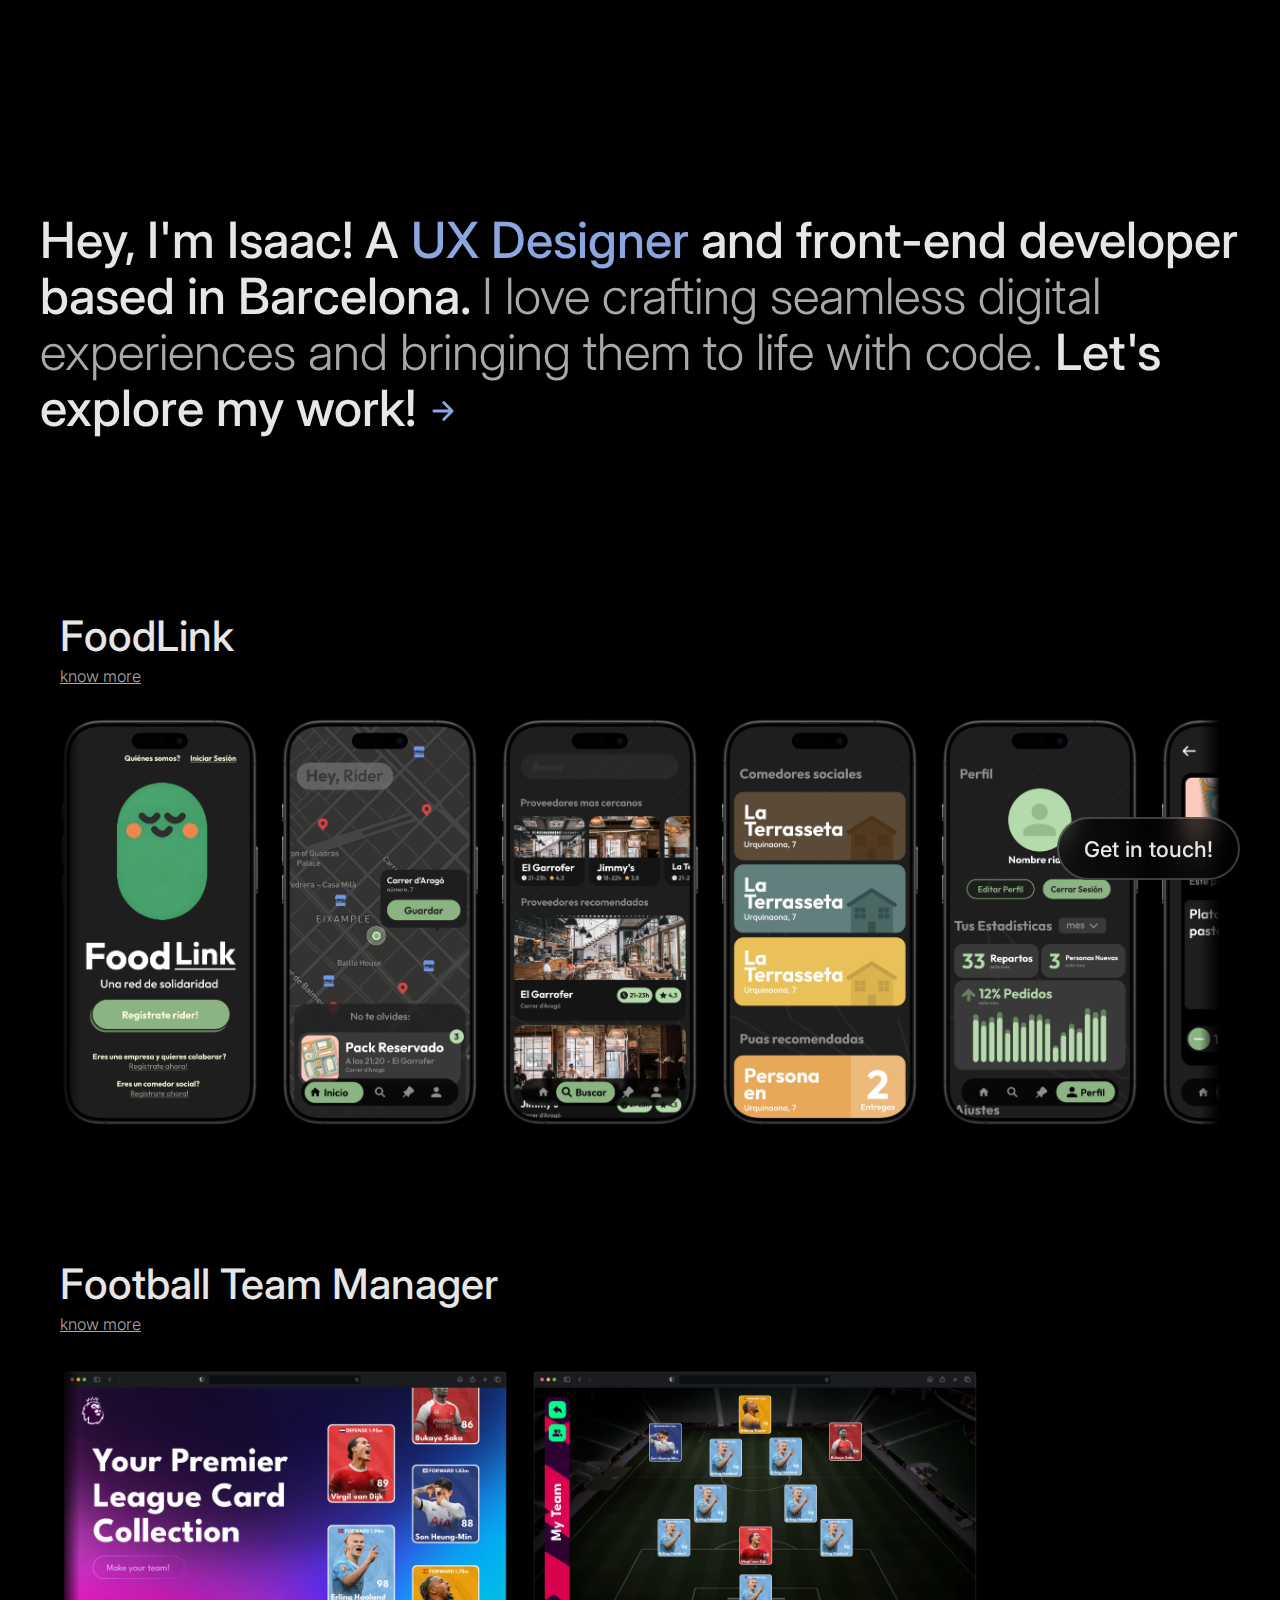
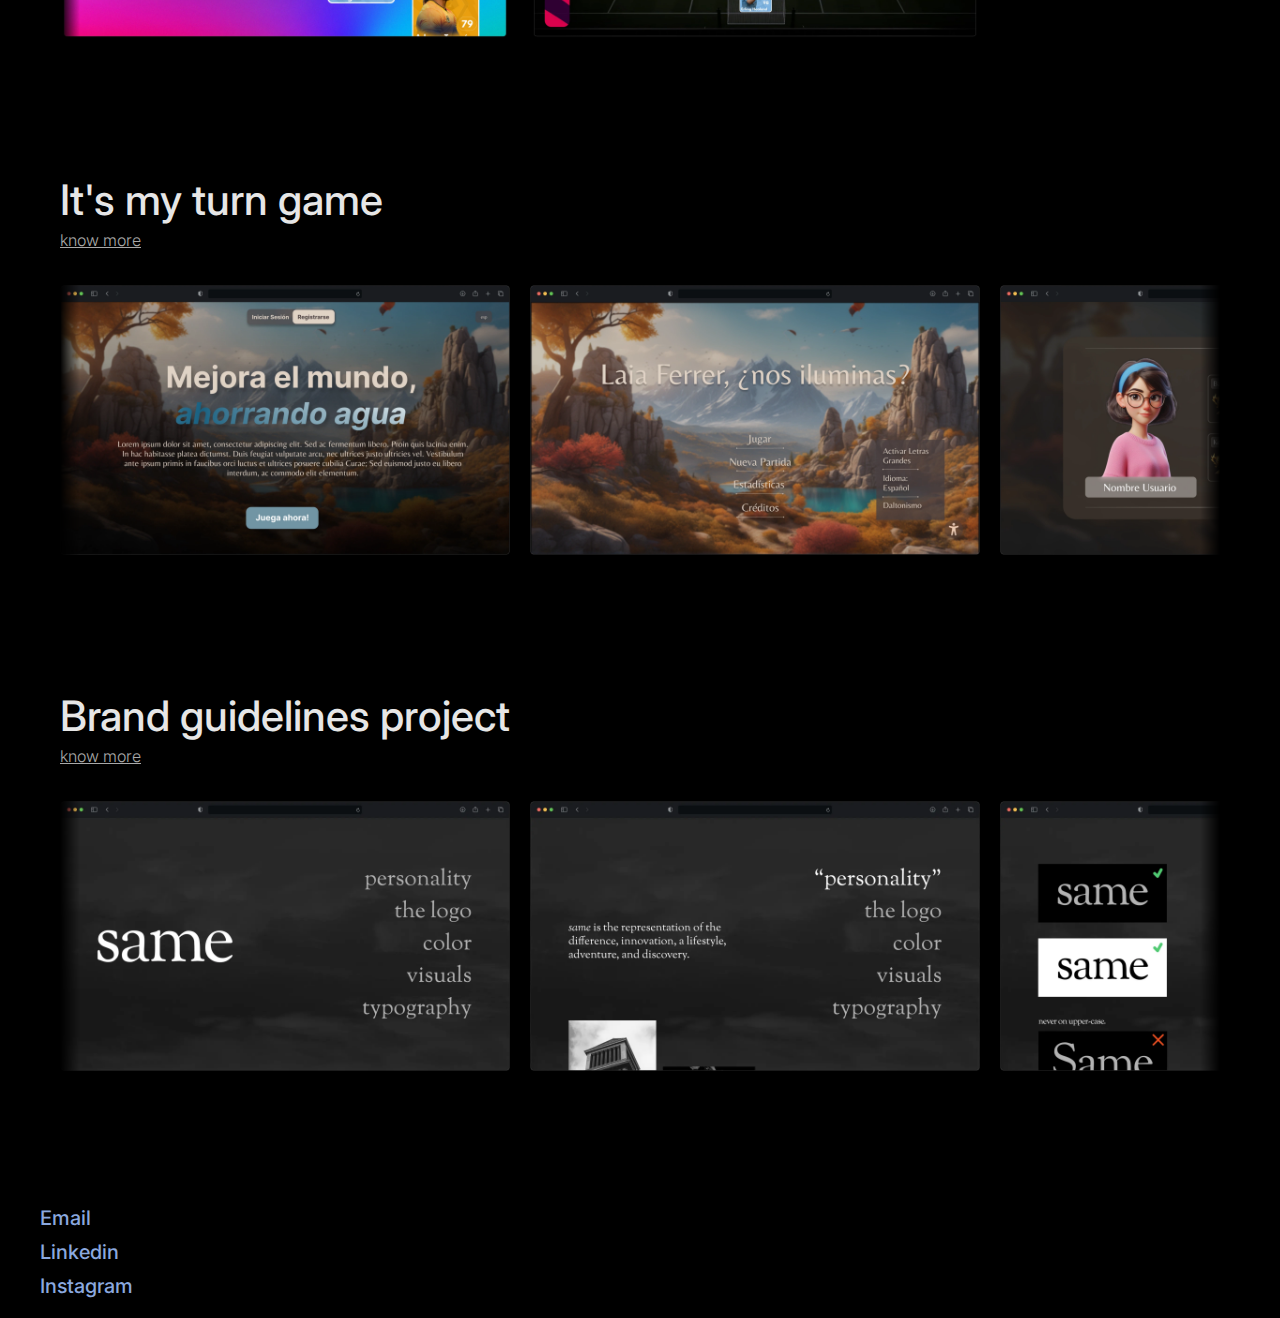
<file: index.html>
<!DOCTYPE html>
<html lang="en">
<head>
    <meta charset="UTF-8">
    <meta name="viewport" content="width=device-width, initial-scale=1.0">
    <meta name="description" content="Isaac - UX Designer and front-end developer based in Barcelona. Crafting seamless digital experiences with code.">
    <meta name="keywords" content="UX Designer, front-end developer, digital experiences, Barcelona, web design">
    <meta name="author" content="Isaac Ruiz-Calero">
    <link rel="stylesheet" href="css/styles.css">
    <link rel="preconnect" href="https://fonts.googleapis.com">
    <link rel="preconnect" href="https://fonts.gstatic.com" crossorigin>
    <link href="https://fonts.googleapis.com/css2?family=Inter:ital,opsz,wght@0,14..32,100..900;1,14..32,100..900&display=swap" rel="stylesheet">
    <title>Isaac Ruiz-Calero | UX Designer</title>
    <link rel="icon" href="img/favicon.ico" type="image/x-icon">
</head>
<body>
    <header id="mainTitle">
        <h1>Hey, I'm Isaac! A <span id="mainTitle-cta">UX Designer</span> and front-end developer based in Barcelona.
        <span id="mainTitle-light">I love crafting seamless digital experiences and bringing them to life with code.</span>
        Let's explore my work!
        <span class="arrow-icon">
            <svg xmlns="http://www.w3.org/2000/svg" width="512" height="512" viewBox="0 0 512 512">
                <path fill="none" stroke="#8AA8DF" stroke-linecap="round" stroke-linejoin="round" stroke-width="48" d="m112 244l144-144l144 144M256 120v292"/>
            </svg>
        </span>
        </h1>
    </header>

    <button id="get-in-touch-button">
        <a href="mailto:isaacruiiiz04@gmail.com" target="_blank">Get in touch!</a>
    </button>
    
    <main id="projects">        
        <section>
            <h2 class="projects-heading">FoodLink</h2>
            <p class="know-more-text"><a href="foodlink-project.html">know more</a></p>
            <div class="carousel">
                <img class="foodlink-mockup-img" src="img/foodlink-project/438shots_so.webp" alt="Preview of FoodLink mobile application">
                <img class="foodlink-mockup-img" src="img/foodlink-project/560shots_so.webp" alt="Preview of FoodLink mobile application">
                <img class="foodlink-mockup-img" src="img/foodlink-project/70shots_so.webp" alt="Preview of FoodLink mobile application">
                <img class="foodlink-mockup-img" src="img/foodlink-project/60shots_so.webp" alt="Preview of FoodLink mobile application">
                <img class="foodlink-mockup-img" src="img/foodlink-project/918shots_so.webp" alt="Preview of FoodLink mobile application">
                <img class="foodlink-mockup-img" src="img/foodlink-project/493shots_so.webp" alt="Preview of FoodLink mobile application">
                <img class="foodlink-mockup-img" src="img/foodlink-project/470shots_so.webp" alt="Preview of FoodLink mobile application">
                <img class="foodlink-mockup-img" src="img/foodlink-project/331shots_so.webp" alt="Preview of FoodLink mobile application">
                <img class="foodlink-mockup-img" src="img/foodlink-project/533shots_so.webp" alt="Preview of FoodLink mobile application">
            </div>
        </section>

        <section>
            <h2 class="projects-heading">Football Team Manager</h2>
            <p class="know-more-text"><a href="football-manager.html">know more</a></p>
            <div class="carousel">
                <img class="desktop-mockup-img" src="img/ftm-project/823shots_so.webp" alt="Preview of Football Team Manager web">
                <img class="desktop-mockup-img" src="img/ftm-project/930shots_so.webp" alt="Preview of Football Team Manager web">
            </div>
        </section>

        <section>
            <h2 class="projects-heading">It's my turn game</h2>
            <p class="know-more-text"><a href="its-my-turn-game.html">know more</a></p>
            <div class="carousel">
                <img class="desktop-mockup-img" src="img/its-my-turn-game/485shots_so.webp" alt="Preview of It's my turn game">
                <img class="desktop-mockup-img" src="img/its-my-turn-game/508shots_so.webp" alt="Preview of It's my turn game">
                <img class="desktop-mockup-img" src="img/its-my-turn-game/747shots_so.webp" alt="Preview of It's my turn game">
                <img class="desktop-mockup-img" src="img/its-my-turn-game/332shots_so.webp" alt="Preview of It's my turn game">
                <img class="desktop-mockup-img" src="img/its-my-turn-game/41shots_so.webp" alt="Preview of It's my turn game">
                <img class="desktop-mockup-img" src="img/its-my-turn-game/123shots_so.webp" alt="Preview of It's my turn game">
            </div>
        </section>

        <section>
            <h2 class="projects-heading">Brand guidelines project</h2>
            <p class="know-more-text"><a href="brand-guidelines.html">know more</a></p>
            <div class="carousel">
                <img class="desktop-mockup-img" src="img/brand-guidelines-project/home.webp" alt="Preview of Brand guidelines project">
                <img class="desktop-mockup-img" src="img/brand-guidelines-project/personality.webp" alt="Preview of Brand guidelines project">
                <img class="desktop-mockup-img" src="img/brand-guidelines-project/logos and usages.webp" alt="Preview of Brand guidelines project">
                <img class="desktop-mockup-img" src="img/brand-guidelines-project/color.webp" alt="Preview of Brand guidelines project">
                <img class="desktop-mockup-img" src="img/brand-guidelines-project/visuals.webp" alt="Preview of Brand guidelines project">
                <img class="desktop-mockup-img" src="img/brand-guidelines-project/typography.webp" alt="Preview of Brand guidelines project">
        </section>
    </main>

    <footer id="contact">
        <a href="mailto:isaacruiiiz04@gmail.com" target="_blank">Email</a>
        <a href="https://www.linkedin.com/in/isaac-ruiz-calero-00a990294/" target="_blank">Linkedin</a>
        <a href="https://instagram.com/sameuxdesigns" target="_blank">Instagram</a>
    </footer>
</body>

<script src="script.js"></script>
</html>
</file>
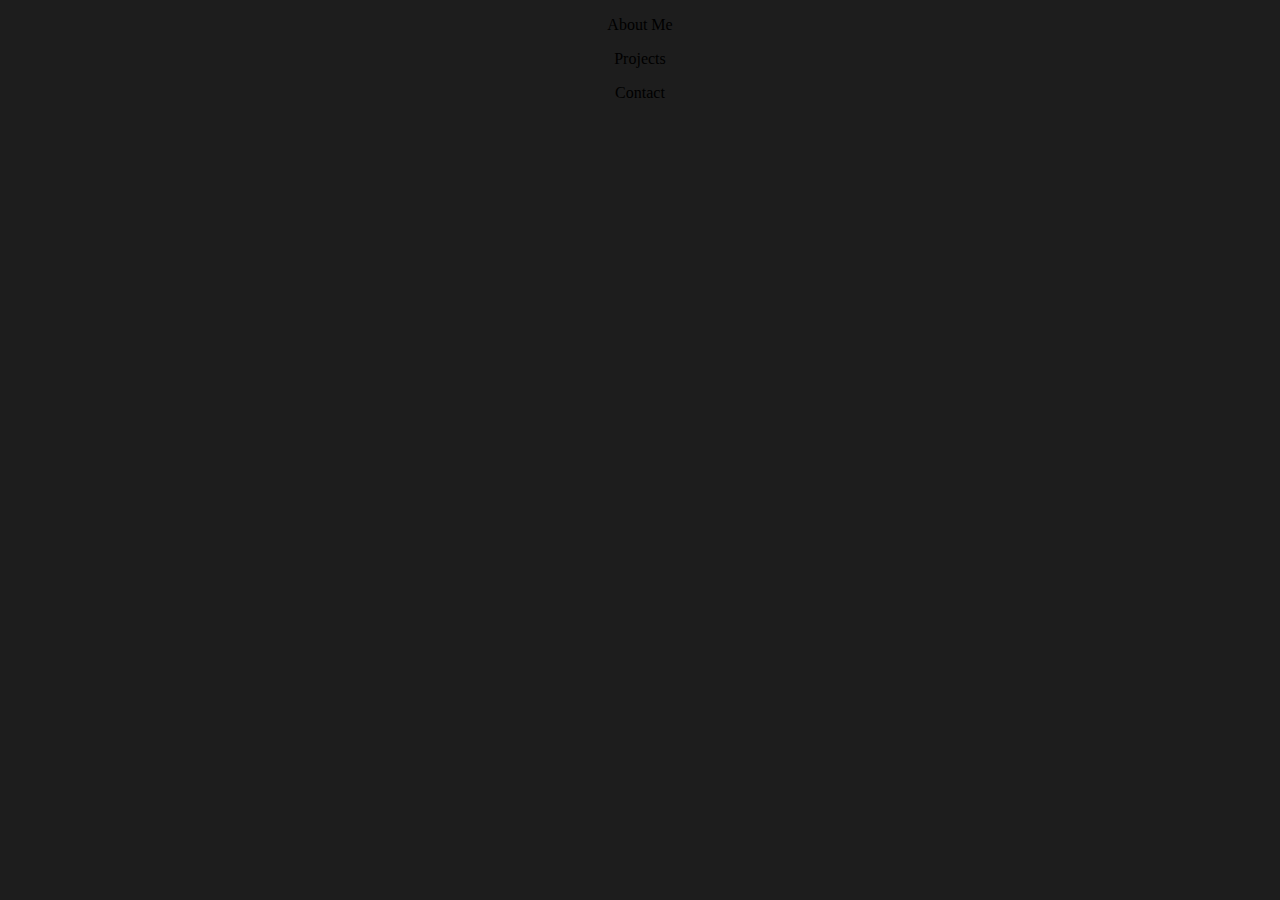
<file: portfolio/index.html>
<!DOCTYPE html>
<html lang="en">
<head>
    <meta charset="UTF-8">
    <meta name="viewport" content="width=device-width, initial-scale=1.0">
    <title>Portfolio</title>
    <link rel="stylesheet" href="./css/styles.css">
</head>
<body>
    <header>
        <div id="continerMainPageNavbar">
            <nav id="mainPageNavBar">
                <p>About Me</p>
                <p>Projects</p>
                <p>Contact</p>
            </nav>
        </div>
    </header>
    
</body>
</html>
</file>
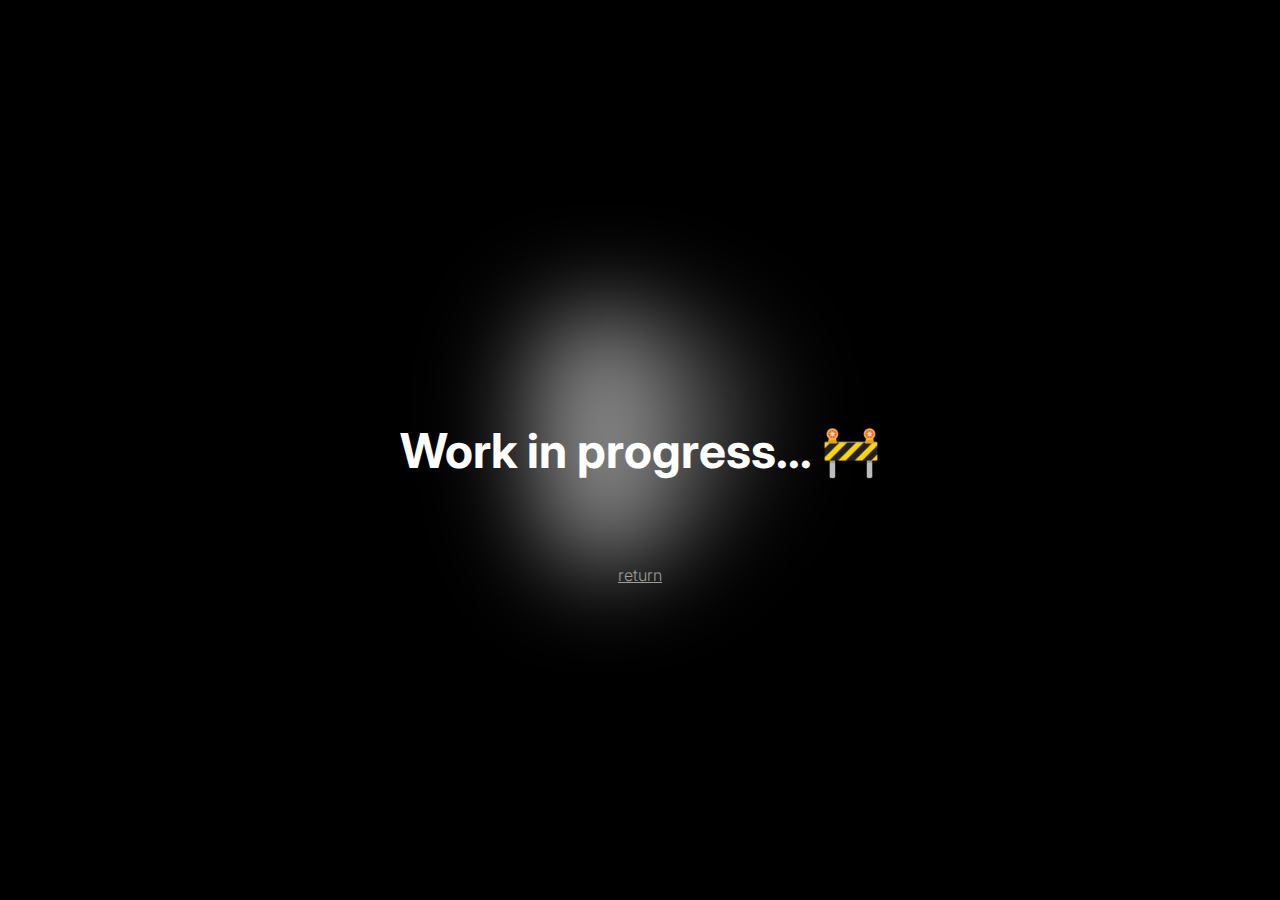
<file: brand-guidelines.html>
<!DOCTYPE html>
<html lang="en">
<head>
    <meta charset="UTF-8">
    <meta name="viewport" content="width=device-width, initial-scale=1.0">
    <meta name="description" content="It's my turn it's a school project I've made to create a ficticional brand guidelines.">
        <link rel="preconnect" href="https://fonts.googleapis.com">
    <link rel="preconnect" href="https://fonts.gstatic.com" crossorigin>
    <link href="https://fonts.googleapis.com/css2?family=Inter:ital,opsz,wght@0,14..32,100..900;1,14..32,100..900&display=swap" rel="stylesheet">    <link rel="preconnect" href="https://fonts.googleapis.com">
    <link rel="preconnect" href="https://fonts.gstatic.com" crossorigin>
    <link href="https://fonts.googleapis.com/css2?family=Inter:ital,opsz,wght@0,14..32,100..900;1,14..32,100..900&display=swap" rel="stylesheet">
    <link rel="stylesheet" href="css/brand-guidelines.css">
    <title>Isaac Ruiz-Calero | Brand guidelines</title>
</head>
<body>
    <div class="gradient"></div>
    <h1 id="work-in-progress-heading">Work in progress... 🚧</h1>
    <a id="return-text" href="index.html">return</a>
</body>
</html>
</file>
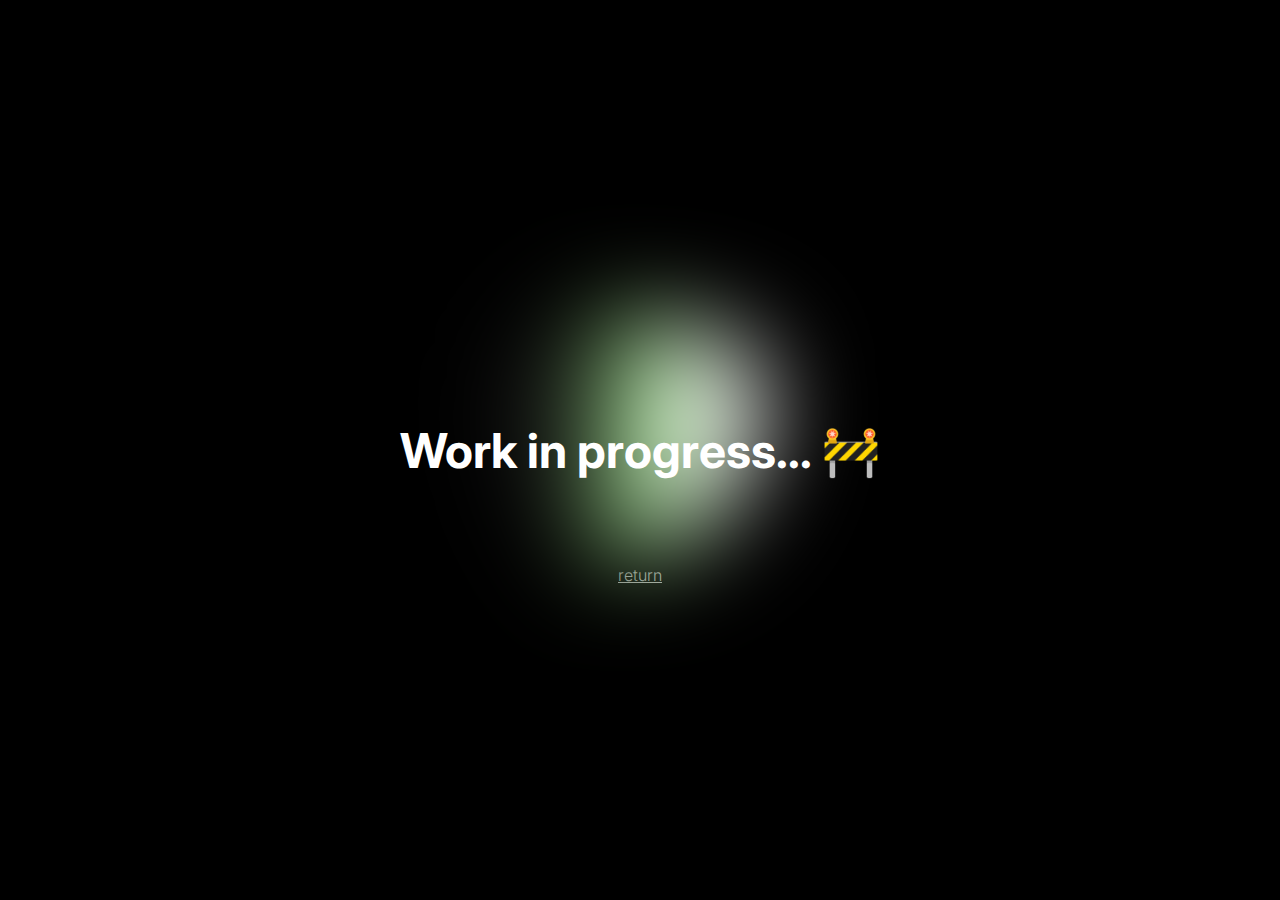
<file: dishcover-project.html>
<!DOCTYPE html>
<html lang="en">
<head>
    <meta charset="UTF-8">
    <meta name="viewport" content="width=device-width, initial-scale=1.0">
    <meta name="description" content="DishCover it's an app that let users get the nutrition facts of the meals of their favourites delivery restaurants.">
        <link rel="preconnect" href="https://fonts.googleapis.com">
    <link rel="preconnect" href="https://fonts.gstatic.com" crossorigin>
    <link href="https://fonts.googleapis.com/css2?family=Inter:ital,opsz,wght@0,14..32,100..900;1,14..32,100..900&display=swap" rel="stylesheet">    <link rel="preconnect" href="https://fonts.googleapis.com">
    <link rel="preconnect" href="https://fonts.gstatic.com" crossorigin>
    <link href="https://fonts.googleapis.com/css2?family=Inter:ital,opsz,wght@0,14..32,100..900;1,14..32,100..900&display=swap" rel="stylesheet">
    <link rel="stylesheet" href="css/dishcover-styles.css">
    <title>Isaac Ruiz-Calero | DishCover</title>
</head>
<body>
    <div class="gradient"></div>
    <h1 id="work-in-progress-heading">Work in progress... 🚧</h1>
    <a id="return-text" href="index.html">return</a>
</body>
</html>
</file>
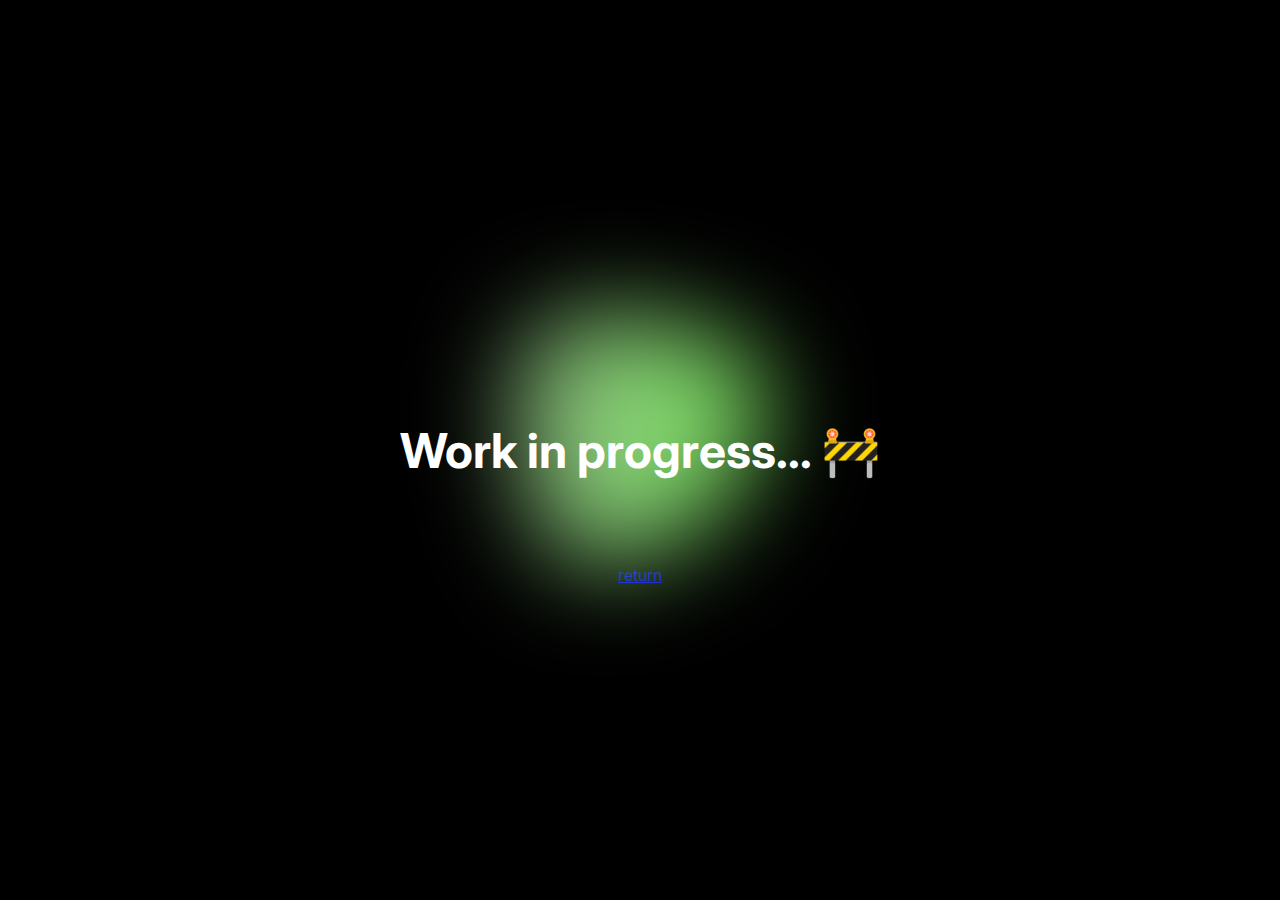
<file: foodlink-project.html>
<!DOCTYPE html>
<html lang="en">
<head>
    <meta charset="UTF-8">
    <meta name="viewport" content="width=device-width, initial-scale=1.0">
    <meta name="description" content="FoodLink is a mobile application that connects food donors with local charities.">
        <link rel="preconnect" href="https://fonts.googleapis.com">
    <link rel="preconnect" href="https://fonts.gstatic.com" crossorigin>
    <link href="https://fonts.googleapis.com/css2?family=Inter:ital,opsz,wght@0,14..32,100..900;1,14..32,100..900&display=swap" rel="stylesheet">    <link rel="preconnect" href="https://fonts.googleapis.com">
    <link rel="preconnect" href="https://fonts.gstatic.com" crossorigin>
    <link href="https://fonts.googleapis.com/css2?family=Inter:ital,opsz,wght@0,14..32,100..900;1,14..32,100..900&display=swap" rel="stylesheet">
    <link rel="stylesheet" href="css/foodlink-styles.css">
    <title>Isaac Ruiz-Calero | FoodLink</title>
</head>
<body>
    <div class="gradient"></div>
    <h1 id="work-in-progress-heading">Work in progress... 🚧</h1>
    <a id="return-text" href="index.html">return</a>
</body>
</html>
</file>
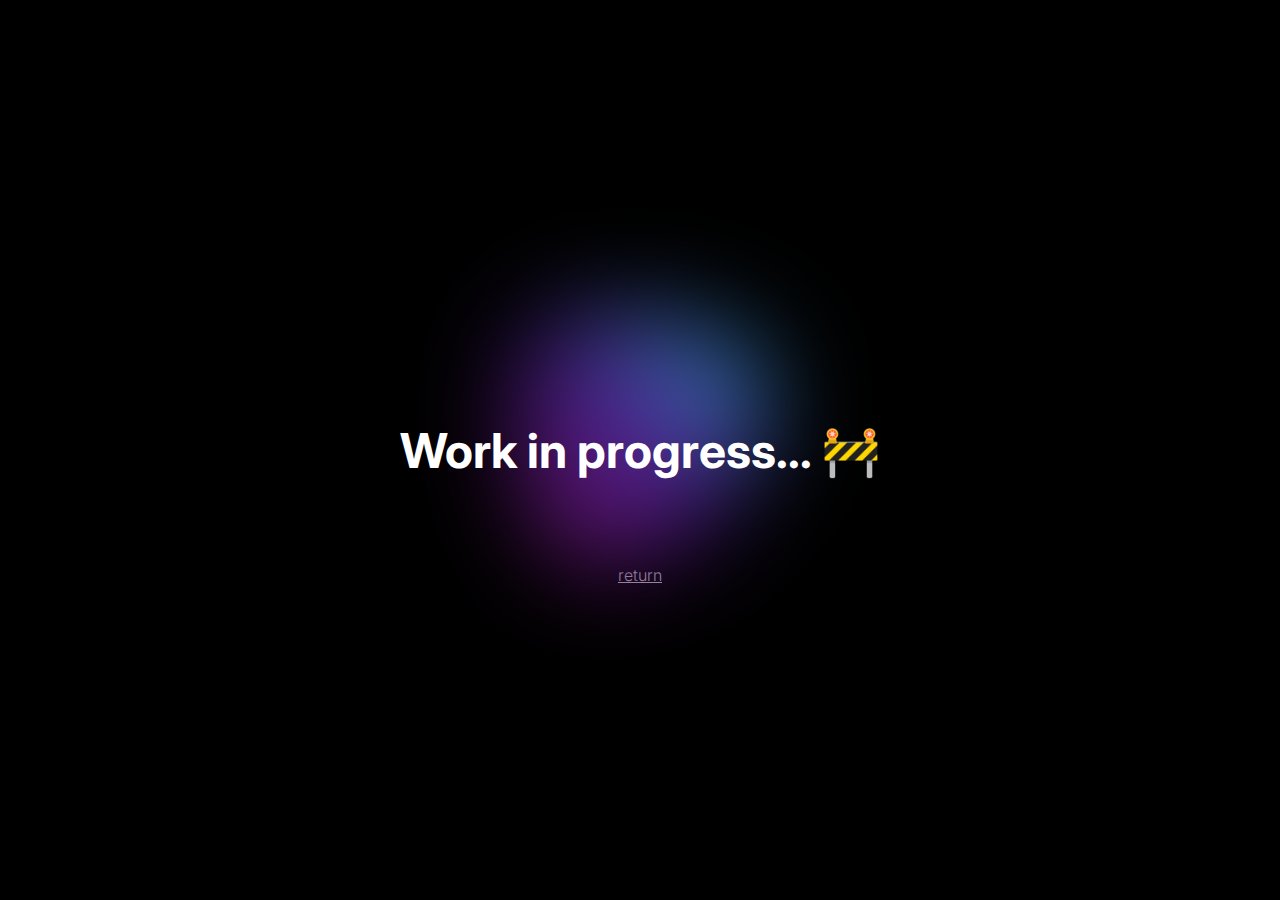
<file: football-manager.html>
<!DOCTYPE html>
<html lang="en">
<head>
    <meta charset="UTF-8">
    <meta name="viewport" content="width=device-width, initial-scale=1.0">
    <meta name="description" content="FoodLink is a mobile application that connects food donors with local charities.">
        <link rel="preconnect" href="https://fonts.googleapis.com">
    <link rel="preconnect" href="https://fonts.gstatic.com" crossorigin>
    <link href="https://fonts.googleapis.com/css2?family=Inter:ital,opsz,wght@0,14..32,100..900;1,14..32,100..900&display=swap" rel="stylesheet">    <link rel="preconnect" href="https://fonts.googleapis.com">
    <link rel="preconnect" href="https://fonts.gstatic.com" crossorigin>
    <link href="https://fonts.googleapis.com/css2?family=Inter:ital,opsz,wght@0,14..32,100..900;1,14..32,100..900&display=swap" rel="stylesheet">
    <link rel="stylesheet" href="css/ftm-styles.css">
    <title>Isaac Ruiz-Calero | FoodLink</title>
</head>
<body>
    <div class="gradient"></div>
    <h1 id="work-in-progress-heading">Work in progress... 🚧</h1>
    <a id="return-text" href="index.html">return</a>
</body>
</html>
</file>
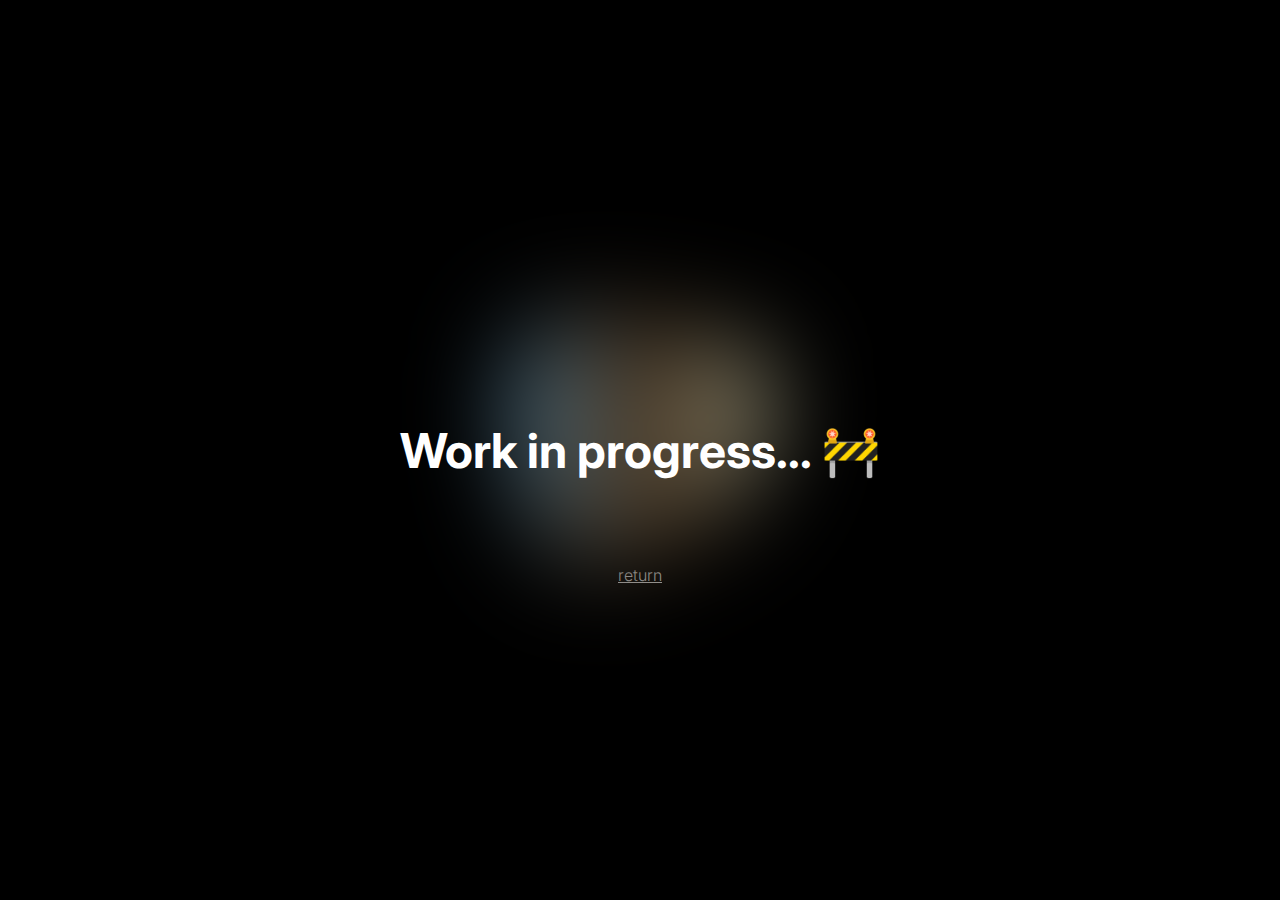
<file: its-my-turn-game.html>
<!DOCTYPE html>
<html lang="en">
<head>
    <meta charset="UTF-8">
    <meta name="viewport" content="width=device-width, initial-scale=1.0">
    <meta name="description" content="It's my turn it's a school project I've made to raise children's awareness about recycling.">
        <link rel="preconnect" href="https://fonts.googleapis.com">
    <link rel="preconnect" href="https://fonts.gstatic.com" crossorigin>
    <link href="https://fonts.googleapis.com/css2?family=Inter:ital,opsz,wght@0,14..32,100..900;1,14..32,100..900&display=swap" rel="stylesheet">    <link rel="preconnect" href="https://fonts.googleapis.com">
    <link rel="preconnect" href="https://fonts.gstatic.com" crossorigin>
    <link href="https://fonts.googleapis.com/css2?family=Inter:ital,opsz,wght@0,14..32,100..900;1,14..32,100..900&display=swap" rel="stylesheet">
    <link rel="stylesheet" href="css/its-my-turn-game-styles.css">
    <title>Isaac Ruiz-Calero | It's my turn</title>
</head>
<body>
    <div class="gradient"></div>
    <h1 id="work-in-progress-heading">Work in progress... 🚧</h1>
    <a id="return-text" href="index.html">return</a>
</body>
</html>
</file>
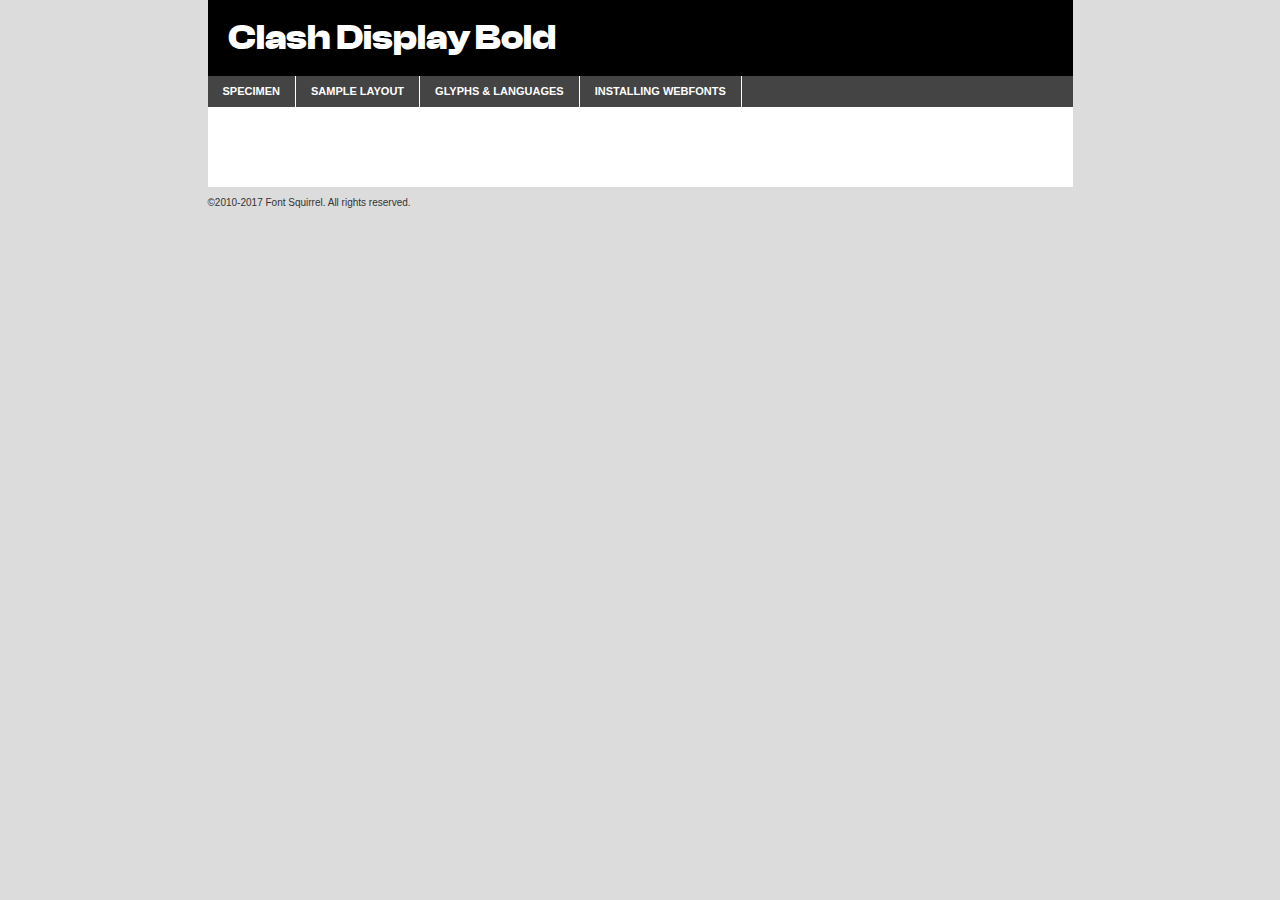
<file: webfontkit-20240404-115750/clashdisplay-bold-demo.html>
<!DOCTYPE html PUBLIC "-//W3C//DTD XHTML 1.0 Transitional//EN"
        "http://www.w3.org/TR/xhtml1/DTD/xhtml1-transitional.dtd">

<html xmlns="http://www.w3.org/1999/xhtml" xml:lang="en" lang="en">
<head>
    <meta http-equiv="Content-Type" content="text/html; charset=utf-8"/>
    <script src="http://ajax.googleapis.com/ajax/libs/jquery/1.7.2/jquery.min.js" type="text/javascript" charset="utf-8"></script>
    <script type="text/javascript">
		(function($) {
			$.fn.easyTabs = function(option) {
				var param = jQuery.extend({ fadeSpeed: 'fast', defaultContent: 1, activeClass: 'active' }, option);
				$(this).each(function() {
					var thisId = '#' + this.id;
					if ( param.defaultContent == '' )
					{
						param.defaultContent = 1;
					}
					if ( typeof param.defaultContent == 'number' )
					{
						var defaultTab = $(thisId + ' .tabs li:eq(' + (param.defaultContent - 1) + ') a').attr('href').substr(1);
					}
					else
					{
						var defaultTab = param.defaultContent;
					}
					$(thisId + ' .tabs li a').each(function() {
						var tabToHide = $(this).attr('href').substr(1);
						$('#' + tabToHide).addClass('easytabs-tab-content');
					});
					hideAll();
					changeContent(defaultTab);

					function hideAll() {$(thisId + ' .easytabs-tab-content').hide();}

					function changeContent(tabId)
					{
						hideAll();
						$(thisId + ' .tabs li').removeClass(param.activeClass);
						$(thisId + ' .tabs li a[href=#' + tabId + ']').closest('li').addClass(param.activeClass);
						if ( param.fadeSpeed != 'none' )
						{
							$(thisId + ' #' + tabId).fadeIn(param.fadeSpeed);
						}
						else
						{
							$(thisId + ' #' + tabId).show();
						}
					}

					$(thisId + ' .tabs li').click(function() {
						var tabId = $(this).find('a').attr('href').substr(1);
						changeContent(tabId);
						return false;
					});
				});
			}
		})(jQuery);
    </script>
    <link rel="stylesheet" href="specimen_files/specimen_stylesheet.css" type="text/css" charset="utf-8"/>
    <link rel="stylesheet" href="stylesheet.css" type="text/css" charset="utf-8"/>

    <style type="text/css">
        		body {
			font-family: 'clash_displaybold';
        		}

            </style>

    <title>Clash Display Bold Specimen</title>


    <script type="text/javascript" charset="utf-8">
		$(document).ready(function() {
			$('#container').easyTabs({ defaultContent: 1 });
		});
    </script>
</head>

<body>
<div id="container">
    <div id="header">
		Clash Display Bold    </div>
    <ul class="tabs">
        <li><a href="#specimen">Specimen</a></li>
        <li><a href="#layout">Sample Layout</a></li>
		        <li><a href="#glyphs">Glyphs &amp; Languages</a></li>
        <li><a href="#installing">Installing Webfonts</a></li>

    </ul>

    <div id="main_content">


        <div id="specimen">

            <div class="section">
                <div class="grid12 firstcol">
                    <div class="huge">AaBb</div>
                </div>
            </div>

            <div class="section">
                <div class="glyph_range">A&#x200B;B&#x200b;C&#x200b;D&#x200b;E&#x200b;F&#x200b;G&#x200b;H&#x200b;I&#x200b;J&#x200b;K&#x200b;L&#x200b;M&#x200b;N&#x200b;O&#x200b;P&#x200b;Q&#x200b;R&#x200b;S&#x200b;T&#x200b;U&#x200b;V&#x200b;W&#x200b;X&#x200b;Y&#x200b;Z&#x200b;a&#x200b;b&#x200b;c&#x200b;d&#x200b;e&#x200b;f&#x200b;g&#x200b;h&#x200b;i&#x200b;j&#x200b;k&#x200b;l&#x200b;m&#x200b;n&#x200b;o&#x200b;p&#x200b;q&#x200b;r&#x200b;s&#x200b;t&#x200b;u&#x200b;v&#x200b;w&#x200b;x&#x200b;y&#x200b;z&#x200b;1&#x200b;2&#x200b;3&#x200b;4&#x200b;5&#x200b;6&#x200b;7&#x200b;8&#x200b;9&#x200b;0&#x200b;&amp;&#x200b;.&#x200b;,&#x200b;?&#x200b;!&#x200b;&#64;&#x200b;(&#x200b;)&#x200b;#&#x200b;$&#x200b;%&#x200b;*&#x200b;+&#x200b;-&#x200b;=&#x200b;:&#x200b;;</div>
            </div>
            <div class="section">
                <div class="grid12 firstcol">
                    <table class="sample_table">
                        <tr>
                            <td>10</td>
                            <td class="size10">abcdefghijklmnopqrstuvwxyzABCDEFGHIJKLMNOPQRSTUVWXYZ0123456789abcdefghijklmnopqrstuvwxyzABCDEFGHIJKLMNOPQRSTUVWXYZ0123456789abcdefghijklmnopqrstuvwxyzABCDEFGHIJKLMNOPQRSTUVWXYZ</td>
                        </tr>
                        <tr>
                            <td>11</td>
                            <td class="size11">abcdefghijklmnopqrstuvwxyzABCDEFGHIJKLMNOPQRSTUVWXYZ0123456789abcdefghijklmnopqrstuvwxyzABCDEFGHIJKLMNOPQRSTUVWXYZ0123456789abcdefghijklmnopqrstuvwxyzABCDEFGHIJKLMNOPQRSTUVWXYZ</td>
                        </tr>
                        <tr>
                            <td>12</td>
                            <td class="size12">abcdefghijklmnopqrstuvwxyzABCDEFGHIJKLMNOPQRSTUVWXYZ0123456789abcdefghijklmnopqrstuvwxyzABCDEFGHIJKLMNOPQRSTUVWXYZ0123456789abcdefghijklmnopqrstuvwxyzABCDEFGHIJKLMNOPQRSTUVWXYZ</td>
                        </tr>
                        <tr>
                            <td>13</td>
                            <td class="size13">abcdefghijklmnopqrstuvwxyzABCDEFGHIJKLMNOPQRSTUVWXYZ0123456789abcdefghijklmnopqrstuvwxyzABCDEFGHIJKLMNOPQRSTUVWXYZ0123456789abcdefghijklmnopqrstuvwxyzABCDEFGHIJKLMNOPQRSTUVWXYZ</td>
                        </tr>
                        <tr>
                            <td>14</td>
                            <td class="size14">abcdefghijklmnopqrstuvwxyzABCDEFGHIJKLMNOPQRSTUVWXYZ0123456789abcdefghijklmnopqrstuvwxyzABCDEFGHIJKLMNOPQRSTUVWXYZ0123456789abcdefghijklmnopqrstuvwxyzABCDEFGHIJKLMNOPQRSTUVWXYZ</td>
                        </tr>
                        <tr>
                            <td>16</td>
                            <td class="size16">abcdefghijklmnopqrstuvwxyzABCDEFGHIJKLMNOPQRSTUVWXYZ0123456789abcdefghijklmnopqrstuvwxyzABCDEFGHIJKLMNOPQRSTUVWXYZ</td>
                        </tr>
                        <tr>
                            <td>18</td>
                            <td class="size18">abcdefghijklmnopqrstuvwxyzABCDEFGHIJKLMNOPQRSTUVWXYZ0123456789abcdefghijklmnopqrstuvwxyzABCDEFGHIJKLMNOPQRSTUVWXYZ</td>
                        </tr>
                        <tr>
                            <td>20</td>
                            <td class="size20">abcdefghijklmnopqrstuvwxyzABCDEFGHIJKLMNOPQRSTUVWXYZ0123456789abcdefghijklmnopqrstuvwxyzABCDEFGHIJKLMNOPQRSTUVWXYZ</td>
                        </tr>
                        <tr>
                            <td>24</td>
                            <td class="size24">abcdefghijklmnopqrstuvwxyzABCDEFGHIJKLMNOPQRSTUVWXYZ0123456789abcdefghijklmnopqrstuvwxyzABCDEFGHIJKLMNOPQRSTUVWXYZ</td>
                        </tr>
                        <tr>
                            <td>30</td>
                            <td class="size30">abcdefghijklmnopqrstuvwxyzABCDEFGHIJKLMNOPQRSTUVWXYZ0123456789abcdefghijklmnopqrstuvwxyzABCDEFGHIJKLMNOPQRSTUVWXYZ</td>
                        </tr>
                        <tr>
                            <td>36</td>
                            <td class="size36">abcdefghijklmnopqrstuvwxyzABCDEFGHIJKLMNOPQRSTUVWXYZ0123456789abcdefghijklmnopqrstuvwxyzABCDEFGHIJKLMNOPQRSTUVWXYZ</td>
                        </tr>
                        <tr>
                            <td>48</td>
                            <td class="size48">abcdefghijklmnopqrstuvwxyzABCDEFGHIJKLMNOPQRSTUVWXYZ0123456789abcdefghijklmnopqrstuvwxyzABCDEFGHIJKLMNOPQRSTUVWXYZ</td>
                        </tr>
                        <tr>
                            <td>60</td>
                            <td class="size60">abcdefghijklmnopqrstuvwxyzABCDEFGHIJKLMNOPQRSTUVWXYZ0123456789abcdefghijklmnopqrstuvwxyzABCDEFGHIJKLMNOPQRSTUVWXYZ</td>
                        </tr>
                        <tr>
                            <td>72</td>
                            <td class="size72">abcdefghijklmnopqrstuvwxyzABCDEFGHIJKLMNOPQRSTUVWXYZ0123456789abcdefghijklmnopqrstuvwxyzABCDEFGHIJKLMNOPQRSTUVWXYZ</td>
                        </tr>
                        <tr>
                            <td>90</td>
                            <td class="size90">abcdefghijklmnopqrstuvwxyzABCDEFGHIJKLMNOPQRSTUVWXYZ0123456789abcdefghijklmnopqrstuvwxyzABCDEFGHIJKLMNOPQRSTUVWXYZ</td>
                        </tr>
                    </table>

                </div>

            </div>


            <div class="section" id="bodycomparison">


                <div id="xheight">
                    <div class="fontbody">&#x25FC;&#x25FC;&#x25FC;&#x25FC;&#x25FC;&#x25FC;&#x25FC;&#x25FC;&#x25FC;&#x25FC;&#x25FC;&#x25FC;&#x25FC;&#x25FC;&#x25FC;&#x25FC;&#x25FC;&#x25FC;&#x25FC;&#x25FC;&#x25FC;&#x25FC;&#x25FC;&#x25FC;&#x25FC;&#x25FC;&#x25FC;&#x25FC;&#x25FC;&#x25FC;&#x25FC;&#x25FC;&#x25FC;&#x25FC;&#x25FC;&#x25FC;&#x25FC;&#x25FC;&#x25FC;&#x25FC;&#x25FC;&#x25FC;&#x25FC;&#x25FC;&#x25FC;&#x25FC;&#x25FC;&#x25FC;&#x25FC;&#x25FC;&#x25FC;&#x25FC;&#x25FC;&#x25FC;&#x25FC;&#x25FC;&#x25FC;&#x25FC;&#x25FC;&#x25FC;&#x25FC;&#x25FC;&#x25FC;&#x25FC;&#x25FC;&#x25FC;&#x25FC;&#x25FC;&#x25FC;&#x25FC;&#x25FC;&#x25FC;&#x25FC;&#x25FC;&#x25FC;&#x25FC;&#x25FC;&#x25FC;&#x25FC;&#x25FC;&#x25FC;&#x25FC;&#x25FC;&#x25FC;&#x25FC;&#x25FC;&#x25FC;&#x25FC;&#x25FC;&#x25FC;&#x25FC;&#x25FC;&#x25FC;&#x25FC;&#x25FC;&#x25FC;&#x25FC;&#x25FC;&#x25FC;body</div>
                    <div class="arialbody">body</div>
                    <div class="verdanabody">body</div>
                    <div class="georgiabody">body</div>
                </div>
                <div class="fontbody" style="z-index:1">
                    body<span>Clash Display Bold</span>
                </div>
                <div class="arialbody" style="z-index:1">
                    body<span>Arial</span>
                </div>
                <div class="verdanabody" style="z-index:1">
                    body<span>Verdana</span>
                </div>
                <div class="georgiabody" style="z-index:1">
                    body<span>Georgia</span>
                </div>


            </div>


            <div class="section psample psample_row1" id="">

                <div class="grid2 firstcol">
                    <p class="size10"><span>10.</span>Aenean lacinia bibendum nulla sed consectetur. Fusce dapibus, tellus ac cursus commodo, tortor mauris condimentum nibh, ut fermentum massa justo sit amet risus. Nullam id dolor id nibh ultricies vehicula ut id elit. Cum sociis natoque penatibus et magnis dis parturient montes, nascetur ridiculus mus. Nulla vitae elit libero, a pharetra augue.</p>

                </div>
                <div class="grid3">
                    <p class="size11"><span>11.</span>Aenean lacinia bibendum nulla sed consectetur. Fusce dapibus, tellus ac cursus commodo, tortor mauris condimentum nibh, ut fermentum massa justo sit amet risus. Nullam id dolor id nibh ultricies vehicula ut id elit. Cum sociis natoque penatibus et magnis dis parturient montes, nascetur ridiculus mus. Nulla vitae elit libero, a pharetra augue.</p>

                </div>
                <div class="grid3">
                    <p class="size12"><span>12.</span>Aenean lacinia bibendum nulla sed consectetur. Fusce dapibus, tellus ac cursus commodo, tortor mauris condimentum nibh, ut fermentum massa justo sit amet risus. Nullam id dolor id nibh ultricies vehicula ut id elit. Cum sociis natoque penatibus et magnis dis parturient montes, nascetur ridiculus mus. Nulla vitae elit libero, a pharetra augue.</p>

                </div>
                <div class="grid4">
                    <p class="size13"><span>13.</span>Aenean lacinia bibendum nulla sed consectetur. Fusce dapibus, tellus ac cursus commodo, tortor mauris condimentum nibh, ut fermentum massa justo sit amet risus. Nullam id dolor id nibh ultricies vehicula ut id elit. Cum sociis natoque penatibus et magnis dis parturient montes, nascetur ridiculus mus. Nulla vitae elit libero, a pharetra augue.</p>

                </div>
                <div class="white_blend"></div>

            </div>
            <div class="section psample psample_row2" id="">
                <div class="grid3 firstcol">
                    <p class="size14"><span>14.</span>Aenean lacinia bibendum nulla sed consectetur. Fusce dapibus, tellus ac cursus commodo, tortor mauris condimentum nibh, ut fermentum massa justo sit amet risus. Nullam id dolor id nibh ultricies vehicula ut id elit. Cum sociis natoque penatibus et magnis dis parturient montes, nascetur ridiculus mus. Nulla vitae elit libero, a pharetra augue.</p>

                </div>
                <div class="grid4">
                    <p class="size16"><span>16.</span>Aenean lacinia bibendum nulla sed consectetur. Fusce dapibus, tellus ac cursus commodo, tortor mauris condimentum nibh, ut fermentum massa justo sit amet risus. Nullam id dolor id nibh ultricies vehicula ut id elit. Cum sociis natoque penatibus et magnis dis parturient montes, nascetur ridiculus mus. Nulla vitae elit libero, a pharetra augue.</p>

                </div>
                <div class="grid5">
                    <p class="size18"><span>18.</span>Aenean lacinia bibendum nulla sed consectetur. Fusce dapibus, tellus ac cursus commodo, tortor mauris condimentum nibh, ut fermentum massa justo sit amet risus. Nullam id dolor id nibh ultricies vehicula ut id elit. Cum sociis natoque penatibus et magnis dis parturient montes, nascetur ridiculus mus. Nulla vitae elit libero, a pharetra augue.</p>

                </div>

                <div class="white_blend"></div>

            </div>

            <div class="section psample psample_row3" id="">
                <div class="grid5 firstcol">
                    <p class="size20"><span>20.</span>Aenean lacinia bibendum nulla sed consectetur. Fusce dapibus, tellus ac cursus commodo, tortor mauris condimentum nibh, ut fermentum massa justo sit amet risus. Nullam id dolor id nibh ultricies vehicula ut id elit. Cum sociis natoque penatibus et magnis dis parturient montes, nascetur ridiculus mus. Nulla vitae elit libero, a pharetra augue.</p>
                </div>
                <div class="grid7">
                    <p class="size24"><span>24.</span>Aenean lacinia bibendum nulla sed consectetur. Fusce dapibus, tellus ac cursus commodo, tortor mauris condimentum nibh, ut fermentum massa justo sit amet risus. Nullam id dolor id nibh ultricies vehicula ut id elit. Cum sociis natoque penatibus et magnis dis parturient montes, nascetur ridiculus mus. Nulla vitae elit libero, a pharetra augue.</p>
                </div>

                <div class="white_blend"></div>

            </div>

            <div class="section psample psample_row4" id="">
                <div class="grid12 firstcol">
                    <p class="size30"><span>30.</span>Aenean lacinia bibendum nulla sed consectetur. Fusce dapibus, tellus ac cursus commodo, tortor mauris condimentum nibh, ut fermentum massa justo sit amet risus. Nullam id dolor id nibh ultricies vehicula ut id elit. Cum sociis natoque penatibus et magnis dis parturient montes, nascetur ridiculus mus. Nulla vitae elit libero, a pharetra augue.</p>
                </div>
                <div class="white_blend"></div>

            </div>


            <div class="section psample psample_row1 fullreverse">
                <div class="grid2 firstcol">
                    <p class="size10"><span>10.</span>Aenean lacinia bibendum nulla sed consectetur. Fusce dapibus, tellus ac cursus commodo, tortor mauris condimentum nibh, ut fermentum massa justo sit amet risus. Nullam id dolor id nibh ultricies vehicula ut id elit. Cum sociis natoque penatibus et magnis dis parturient montes, nascetur ridiculus mus. Nulla vitae elit libero, a pharetra augue.</p>

                </div>
                <div class="grid3">
                    <p class="size11"><span>11.</span>Aenean lacinia bibendum nulla sed consectetur. Fusce dapibus, tellus ac cursus commodo, tortor mauris condimentum nibh, ut fermentum massa justo sit amet risus. Nullam id dolor id nibh ultricies vehicula ut id elit. Cum sociis natoque penatibus et magnis dis parturient montes, nascetur ridiculus mus. Nulla vitae elit libero, a pharetra augue.</p>

                </div>
                <div class="grid3">
                    <p class="size12"><span>12.</span>Aenean lacinia bibendum nulla sed consectetur. Fusce dapibus, tellus ac cursus commodo, tortor mauris condimentum nibh, ut fermentum massa justo sit amet risus. Nullam id dolor id nibh ultricies vehicula ut id elit. Cum sociis natoque penatibus et magnis dis parturient montes, nascetur ridiculus mus. Nulla vitae elit libero, a pharetra augue.</p>

                </div>
                <div class="grid4">
                    <p class="size13"><span>13.</span>Aenean lacinia bibendum nulla sed consectetur. Fusce dapibus, tellus ac cursus commodo, tortor mauris condimentum nibh, ut fermentum massa justo sit amet risus. Nullam id dolor id nibh ultricies vehicula ut id elit. Cum sociis natoque penatibus et magnis dis parturient montes, nascetur ridiculus mus. Nulla vitae elit libero, a pharetra augue.</p>

                </div>
                <div class="black_blend"></div>

            </div>

            <div class="section psample psample_row2 fullreverse">
                <div class="grid3 firstcol">
                    <p class="size14"><span>14.</span>Aenean lacinia bibendum nulla sed consectetur. Fusce dapibus, tellus ac cursus commodo, tortor mauris condimentum nibh, ut fermentum massa justo sit amet risus. Nullam id dolor id nibh ultricies vehicula ut id elit. Cum sociis natoque penatibus et magnis dis parturient montes, nascetur ridiculus mus. Nulla vitae elit libero, a pharetra augue.</p>

                </div>
                <div class="grid4">
                    <p class="size16"><span>16.</span>Aenean lacinia bibendum nulla sed consectetur. Fusce dapibus, tellus ac cursus commodo, tortor mauris condimentum nibh, ut fermentum massa justo sit amet risus. Nullam id dolor id nibh ultricies vehicula ut id elit. Cum sociis natoque penatibus et magnis dis parturient montes, nascetur ridiculus mus. Nulla vitae elit libero, a pharetra augue.</p>

                </div>
                <div class="grid5">
                    <p class="size18"><span>18.</span>Aenean lacinia bibendum nulla sed consectetur. Fusce dapibus, tellus ac cursus commodo, tortor mauris condimentum nibh, ut fermentum massa justo sit amet risus. Nullam id dolor id nibh ultricies vehicula ut id elit. Cum sociis natoque penatibus et magnis dis parturient montes, nascetur ridiculus mus. Nulla vitae elit libero, a pharetra augue.</p>

                </div>
                <div class="black_blend"></div>

            </div>

            <div class="section psample fullreverse psample_row3" id="">
                <div class="grid5 firstcol">
                    <p class="size20"><span>20.</span>Aenean lacinia bibendum nulla sed consectetur. Fusce dapibus, tellus ac cursus commodo, tortor mauris condimentum nibh, ut fermentum massa justo sit amet risus. Nullam id dolor id nibh ultricies vehicula ut id elit. Cum sociis natoque penatibus et magnis dis parturient montes, nascetur ridiculus mus. Nulla vitae elit libero, a pharetra augue.</p>
                </div>
                <div class="grid7">
                    <p class="size24"><span>24.</span>Aenean lacinia bibendum nulla sed consectetur. Fusce dapibus, tellus ac cursus commodo, tortor mauris condimentum nibh, ut fermentum massa justo sit amet risus. Nullam id dolor id nibh ultricies vehicula ut id elit. Cum sociis natoque penatibus et magnis dis parturient montes, nascetur ridiculus mus. Nulla vitae elit libero, a pharetra augue.</p>
                </div>

                <div class="black_blend"></div>

            </div>

            <div class="section psample fullreverse psample_row4" id="" style="border-bottom: 20px #000 solid;">
                <div class="grid12 firstcol">
                    <p class="size30"><span>30.</span>Aenean lacinia bibendum nulla sed consectetur. Fusce dapibus, tellus ac cursus commodo, tortor mauris condimentum nibh, ut fermentum massa justo sit amet risus. Nullam id dolor id nibh ultricies vehicula ut id elit. Cum sociis natoque penatibus et magnis dis parturient montes, nascetur ridiculus mus. Nulla vitae elit libero, a pharetra augue.</p>
                </div>
                <div class="black_blend"></div>

            </div>


        </div>

        <div id="layout">

            <div class="section">

                <div class="grid12 firstcol">
                    <h1>Lorem Ipsum Dolor</h1>
                    <h2>Etiam porta sem malesuada magna mollis euismod</h2>

                    <p class="byline">By <a href="#link">Aenean Lacinia</a></p>
                </div>
            </div>
            <div class="section">
                <div class="grid8 firstcol">
                    <p class="large">Donec sed odio dui. Morbi leo risus, porta ac consectetur ac, vestibulum at eros. Fusce dapibus, tellus ac cursus commodo, tortor mauris condimentum nibh, ut fermentum massa justo sit amet risus. </p>


                    <h3>Pellentesque ornare sem</h3>

                    <p>Maecenas sed diam eget risus varius blandit sit amet non magna. Maecenas faucibus mollis interdum. Donec ullamcorper nulla non metus auctor fringilla. Nullam id dolor id nibh ultricies vehicula ut id elit. Nullam id dolor id nibh ultricies vehicula ut id elit. </p>

                    <p>Aenean eu leo quam. Pellentesque ornare sem lacinia quam venenatis vestibulum. Lorem ipsum dolor sit amet, consectetur adipiscing elit. Cum sociis natoque penatibus et magnis dis parturient montes, nascetur ridiculus mus. </p>

                    <p>Nulla vitae elit libero, a pharetra augue. Praesent commodo cursus magna, vel scelerisque nisl consectetur et. Aenean lacinia bibendum nulla sed consectetur. </p>

                    <p>Nullam quis risus eget urna mollis ornare vel eu leo. Nullam quis risus eget urna mollis ornare vel eu leo. Maecenas sed diam eget risus varius blandit sit amet non magna. Donec ullamcorper nulla non metus auctor fringilla. </p>

                    <h3>Cras mattis consectetur</h3>

                    <p>Aenean eu leo quam. Pellentesque ornare sem lacinia quam venenatis vestibulum. Aenean lacinia bibendum nulla sed consectetur. Integer posuere erat a ante venenatis dapibus posuere velit aliquet. Cras mattis consectetur purus sit amet fermentum. </p>

                    <p>Nullam id dolor id nibh ultricies vehicula ut id elit. Nullam quis risus eget urna mollis ornare vel eu leo. Cras mattis consectetur purus sit amet fermentum.</p>
                </div>

                <div class="grid4 sidebar">

                    <div class="box reverse">
                        <p class="last">Nullam quis risus eget urna mollis ornare vel eu leo. Donec ullamcorper nulla non metus auctor fringilla. Cras mattis consectetur purus sit amet fermentum. Sed posuere consectetur est at lobortis. Lorem ipsum dolor sit amet, consectetur adipiscing elit. </p>
                    </div>

                    <p class="caption">Maecenas sed diam eget risus varius.</p>

                    <p>Vestibulum id ligula porta felis euismod semper. Integer posuere erat a ante venenatis dapibus posuere velit aliquet. Vestibulum id ligula porta felis euismod semper. Sed posuere consectetur est at lobortis. Maecenas sed diam eget risus varius blandit sit amet non magna. Fusce dapibus, tellus ac cursus commodo, tortor mauris condimentum nibh, ut fermentum massa justo sit amet risus. </p>


                    <p>Duis mollis, est non commodo luctus, nisi erat porttitor ligula, eget lacinia odio sem nec elit. Aenean lacinia bibendum nulla sed consectetur. Vivamus sagittis lacus vel augue laoreet rutrum faucibus dolor auctor. Aenean lacinia bibendum nulla sed consectetur. Nullam quis risus eget urna mollis ornare vel eu leo. </p>

                    <p>Praesent commodo cursus magna, vel scelerisque nisl consectetur et. Donec ullamcorper nulla non metus auctor fringilla. Maecenas faucibus mollis interdum. Fusce dapibus, tellus ac cursus commodo, tortor mauris condimentum nibh, ut fermentum massa justo sit amet risus. </p>

                </div>
            </div>

        </div>


		

        <div id="glyphs">
            <div class="section">
                <div class="grid12 firstcol">

                    <h1>Language Support</h1>
                    <p>The subset of Clash Display Bold in this kit supports the following languages:<br/>

						Albanian, Basque, Breton, Chamorro, Danish, Dutch, English, Faroese, Finnish, French, Frisian, Galician, German, Icelandic, Italian, Malagasy, Norwegian, Portuguese, Spanish, Alsatian, Aragonese, Arapaho, Arrernte, Asturian, Aymara, Bislama, Cebuano, Corsican, Fijian, French_creole, Genoese, Gilbertese, Greenlandic, Haitian_creole, Hiligaynon, Hmong, Hopi, Ibanag, Iloko_ilokano, Indonesian, Interglossa_glosa, Interlingua, Irish_gaelic, Jerriais, Lojban, Lombard, Luxembourgeois, Manx, Mohawk, Norfolk_pitcairnese, Occitan, Oromo, Pangasinan, Papiamento, Piedmontese, Potawatomi, Rhaeto-romance, Romansh, Rotokas, Sami_lule, Samoan, Sardinian, Scots_gaelic, Seychelles_creole, Shona, Sicilian, Somali, Southern_ndebele, Swahili, Swati_swazi, Tagalog_filipino_pilipino, Tetum, Tok_pisin, Uyghur_latinized, Volapuk, Walloon, Warlpiri, Xhosa, Yapese, Zulu, Latinbasic, Demo                    </p>
                    <h1>Glyph Chart</h1>
                    <p>The subset of Clash Display Bold in this kit includes all the glyphs listed below. Unicode entities are included above each glyph to help you insert individual characters into your layout.</p>
                    <div id="glyph_chart">

																				                                <div><p>&amp;#13;</p>&#13;</div>
																				                                <div><p>&amp;#32;</p>&#32;</div>
																				                                <div><p>&amp;#33;</p>&#33;</div>
																				                                <div><p>&amp;#34;</p>&#34;</div>
																				                                <div><p>&amp;#35;</p>&#35;</div>
																				                                <div><p>&amp;#36;</p>&#36;</div>
																				                                <div><p>&amp;#37;</p>&#37;</div>
																				                                <div><p>&amp;#38;</p>&#38;</div>
																				                                <div><p>&amp;#39;</p>&#39;</div>
																				                                <div><p>&amp;#40;</p>&#40;</div>
																				                                <div><p>&amp;#41;</p>&#41;</div>
																				                                <div><p>&amp;#42;</p>&#42;</div>
																				                                <div><p>&amp;#43;</p>&#43;</div>
																				                                <div><p>&amp;#44;</p>&#44;</div>
																				                                <div><p>&amp;#45;</p>&#45;</div>
																				                                <div><p>&amp;#46;</p>&#46;</div>
																				                                <div><p>&amp;#47;</p>&#47;</div>
																				                                <div><p>&amp;#48;</p>&#48;</div>
																				                                <div><p>&amp;#49;</p>&#49;</div>
																				                                <div><p>&amp;#50;</p>&#50;</div>
																				                                <div><p>&amp;#51;</p>&#51;</div>
																				                                <div><p>&amp;#52;</p>&#52;</div>
																				                                <div><p>&amp;#53;</p>&#53;</div>
																				                                <div><p>&amp;#54;</p>&#54;</div>
																				                                <div><p>&amp;#55;</p>&#55;</div>
																				                                <div><p>&amp;#56;</p>&#56;</div>
																				                                <div><p>&amp;#57;</p>&#57;</div>
																				                                <div><p>&amp;#58;</p>&#58;</div>
																				                                <div><p>&amp;#59;</p>&#59;</div>
																				                                <div><p>&amp;#60;</p>&#60;</div>
																				                                <div><p>&amp;#61;</p>&#61;</div>
																				                                <div><p>&amp;#62;</p>&#62;</div>
																				                                <div><p>&amp;#63;</p>&#63;</div>
																				                                <div><p>&amp;#64;</p>&#64;</div>
																				                                <div><p>&amp;#65;</p>&#65;</div>
																				                                <div><p>&amp;#66;</p>&#66;</div>
																				                                <div><p>&amp;#67;</p>&#67;</div>
																				                                <div><p>&amp;#68;</p>&#68;</div>
																				                                <div><p>&amp;#69;</p>&#69;</div>
																				                                <div><p>&amp;#70;</p>&#70;</div>
																				                                <div><p>&amp;#71;</p>&#71;</div>
																				                                <div><p>&amp;#72;</p>&#72;</div>
																				                                <div><p>&amp;#73;</p>&#73;</div>
																				                                <div><p>&amp;#74;</p>&#74;</div>
																				                                <div><p>&amp;#75;</p>&#75;</div>
																				                                <div><p>&amp;#76;</p>&#76;</div>
																				                                <div><p>&amp;#77;</p>&#77;</div>
																				                                <div><p>&amp;#78;</p>&#78;</div>
																				                                <div><p>&amp;#79;</p>&#79;</div>
																				                                <div><p>&amp;#80;</p>&#80;</div>
																				                                <div><p>&amp;#81;</p>&#81;</div>
																				                                <div><p>&amp;#82;</p>&#82;</div>
																				                                <div><p>&amp;#83;</p>&#83;</div>
																				                                <div><p>&amp;#84;</p>&#84;</div>
																				                                <div><p>&amp;#85;</p>&#85;</div>
																				                                <div><p>&amp;#86;</p>&#86;</div>
																				                                <div><p>&amp;#87;</p>&#87;</div>
																				                                <div><p>&amp;#88;</p>&#88;</div>
																				                                <div><p>&amp;#89;</p>&#89;</div>
																				                                <div><p>&amp;#90;</p>&#90;</div>
																				                                <div><p>&amp;#91;</p>&#91;</div>
																				                                <div><p>&amp;#92;</p>&#92;</div>
																				                                <div><p>&amp;#93;</p>&#93;</div>
																				                                <div><p>&amp;#94;</p>&#94;</div>
																				                                <div><p>&amp;#95;</p>&#95;</div>
																				                                <div><p>&amp;#97;</p>&#97;</div>
																				                                <div><p>&amp;#98;</p>&#98;</div>
																				                                <div><p>&amp;#99;</p>&#99;</div>
																				                                <div><p>&amp;#100;</p>&#100;</div>
																				                                <div><p>&amp;#101;</p>&#101;</div>
																				                                <div><p>&amp;#102;</p>&#102;</div>
																				                                <div><p>&amp;#103;</p>&#103;</div>
																				                                <div><p>&amp;#104;</p>&#104;</div>
																				                                <div><p>&amp;#105;</p>&#105;</div>
																				                                <div><p>&amp;#106;</p>&#106;</div>
																				                                <div><p>&amp;#107;</p>&#107;</div>
																				                                <div><p>&amp;#108;</p>&#108;</div>
																				                                <div><p>&amp;#109;</p>&#109;</div>
																				                                <div><p>&amp;#110;</p>&#110;</div>
																				                                <div><p>&amp;#111;</p>&#111;</div>
																				                                <div><p>&amp;#112;</p>&#112;</div>
																				                                <div><p>&amp;#113;</p>&#113;</div>
																				                                <div><p>&amp;#114;</p>&#114;</div>
																				                                <div><p>&amp;#115;</p>&#115;</div>
																				                                <div><p>&amp;#116;</p>&#116;</div>
																				                                <div><p>&amp;#117;</p>&#117;</div>
																				                                <div><p>&amp;#118;</p>&#118;</div>
																				                                <div><p>&amp;#119;</p>&#119;</div>
																				                                <div><p>&amp;#120;</p>&#120;</div>
																				                                <div><p>&amp;#121;</p>&#121;</div>
																				                                <div><p>&amp;#122;</p>&#122;</div>
																				                                <div><p>&amp;#123;</p>&#123;</div>
																				                                <div><p>&amp;#124;</p>&#124;</div>
																				                                <div><p>&amp;#125;</p>&#125;</div>
																				                                <div><p>&amp;#126;</p>&#126;</div>
																				                                <div><p>&amp;#160;</p>&#160;</div>
																				                                <div><p>&amp;#161;</p>&#161;</div>
																				                                <div><p>&amp;#162;</p>&#162;</div>
																				                                <div><p>&amp;#163;</p>&#163;</div>
																				                                <div><p>&amp;#165;</p>&#165;</div>
																				                                <div><p>&amp;#166;</p>&#166;</div>
																				                                <div><p>&amp;#167;</p>&#167;</div>
																				                                <div><p>&amp;#169;</p>&#169;</div>
																				                                <div><p>&amp;#170;</p>&#170;</div>
																				                                <div><p>&amp;#171;</p>&#171;</div>
																				                                <div><p>&amp;#173;</p>&#173;</div>
																				                                <div><p>&amp;#174;</p>&#174;</div>
																				                                <div><p>&amp;#176;</p>&#176;</div>
																				                                <div><p>&amp;#177;</p>&#177;</div>
																				                                <div><p>&amp;#178;</p>&#178;</div>
																				                                <div><p>&amp;#179;</p>&#179;</div>
																				                                <div><p>&amp;#182;</p>&#182;</div>
																				                                <div><p>&amp;#183;</p>&#183;</div>
																				                                <div><p>&amp;#185;</p>&#185;</div>
																				                                <div><p>&amp;#186;</p>&#186;</div>
																				                                <div><p>&amp;#187;</p>&#187;</div>
																				                                <div><p>&amp;#188;</p>&#188;</div>
																				                                <div><p>&amp;#189;</p>&#189;</div>
																				                                <div><p>&amp;#190;</p>&#190;</div>
																				                                <div><p>&amp;#191;</p>&#191;</div>
																				                                <div><p>&amp;#192;</p>&#192;</div>
																				                                <div><p>&amp;#193;</p>&#193;</div>
																				                                <div><p>&amp;#194;</p>&#194;</div>
																				                                <div><p>&amp;#195;</p>&#195;</div>
																				                                <div><p>&amp;#196;</p>&#196;</div>
																				                                <div><p>&amp;#197;</p>&#197;</div>
																				                                <div><p>&amp;#198;</p>&#198;</div>
																				                                <div><p>&amp;#199;</p>&#199;</div>
																				                                <div><p>&amp;#200;</p>&#200;</div>
																				                                <div><p>&amp;#201;</p>&#201;</div>
																				                                <div><p>&amp;#202;</p>&#202;</div>
																				                                <div><p>&amp;#203;</p>&#203;</div>
																				                                <div><p>&amp;#204;</p>&#204;</div>
																				                                <div><p>&amp;#205;</p>&#205;</div>
																				                                <div><p>&amp;#206;</p>&#206;</div>
																				                                <div><p>&amp;#207;</p>&#207;</div>
																				                                <div><p>&amp;#208;</p>&#208;</div>
																				                                <div><p>&amp;#209;</p>&#209;</div>
																				                                <div><p>&amp;#210;</p>&#210;</div>
																				                                <div><p>&amp;#211;</p>&#211;</div>
																				                                <div><p>&amp;#212;</p>&#212;</div>
																				                                <div><p>&amp;#213;</p>&#213;</div>
																				                                <div><p>&amp;#214;</p>&#214;</div>
																				                                <div><p>&amp;#215;</p>&#215;</div>
																				                                <div><p>&amp;#216;</p>&#216;</div>
																				                                <div><p>&amp;#217;</p>&#217;</div>
																				                                <div><p>&amp;#218;</p>&#218;</div>
																				                                <div><p>&amp;#219;</p>&#219;</div>
																				                                <div><p>&amp;#220;</p>&#220;</div>
																				                                <div><p>&amp;#221;</p>&#221;</div>
																				                                <div><p>&amp;#222;</p>&#222;</div>
																				                                <div><p>&amp;#223;</p>&#223;</div>
																				                                <div><p>&amp;#224;</p>&#224;</div>
																				                                <div><p>&amp;#225;</p>&#225;</div>
																				                                <div><p>&amp;#226;</p>&#226;</div>
																				                                <div><p>&amp;#227;</p>&#227;</div>
																				                                <div><p>&amp;#228;</p>&#228;</div>
																				                                <div><p>&amp;#229;</p>&#229;</div>
																				                                <div><p>&amp;#230;</p>&#230;</div>
																				                                <div><p>&amp;#231;</p>&#231;</div>
																				                                <div><p>&amp;#232;</p>&#232;</div>
																				                                <div><p>&amp;#233;</p>&#233;</div>
																				                                <div><p>&amp;#234;</p>&#234;</div>
																				                                <div><p>&amp;#235;</p>&#235;</div>
																				                                <div><p>&amp;#236;</p>&#236;</div>
																				                                <div><p>&amp;#237;</p>&#237;</div>
																				                                <div><p>&amp;#238;</p>&#238;</div>
																				                                <div><p>&amp;#239;</p>&#239;</div>
																				                                <div><p>&amp;#240;</p>&#240;</div>
																				                                <div><p>&amp;#241;</p>&#241;</div>
																				                                <div><p>&amp;#242;</p>&#242;</div>
																				                                <div><p>&amp;#243;</p>&#243;</div>
																				                                <div><p>&amp;#244;</p>&#244;</div>
																				                                <div><p>&amp;#245;</p>&#245;</div>
																				                                <div><p>&amp;#246;</p>&#246;</div>
																				                                <div><p>&amp;#247;</p>&#247;</div>
																				                                <div><p>&amp;#248;</p>&#248;</div>
																				                                <div><p>&amp;#249;</p>&#249;</div>
																				                                <div><p>&amp;#250;</p>&#250;</div>
																				                                <div><p>&amp;#251;</p>&#251;</div>
																				                                <div><p>&amp;#252;</p>&#252;</div>
																				                                <div><p>&amp;#253;</p>&#253;</div>
																				                                <div><p>&amp;#254;</p>&#254;</div>
																				                                <div><p>&amp;#255;</p>&#255;</div>
																				                                <div><p>&amp;#338;</p>&#338;</div>
																				                                <div><p>&amp;#339;</p>&#339;</div>
																				                                <div><p>&amp;#376;</p>&#376;</div>
																				                                <div><p>&amp;#8192;</p>&#8192;</div>
																				                                <div><p>&amp;#8193;</p>&#8193;</div>
																				                                <div><p>&amp;#8194;</p>&#8194;</div>
																				                                <div><p>&amp;#8195;</p>&#8195;</div>
																				                                <div><p>&amp;#8196;</p>&#8196;</div>
																				                                <div><p>&amp;#8197;</p>&#8197;</div>
																				                                <div><p>&amp;#8198;</p>&#8198;</div>
																				                                <div><p>&amp;#8199;</p>&#8199;</div>
																				                                <div><p>&amp;#8200;</p>&#8200;</div>
																				                                <div><p>&amp;#8201;</p>&#8201;</div>
																				                                <div><p>&amp;#8202;</p>&#8202;</div>
																				                                <div><p>&amp;#8208;</p>&#8208;</div>
																				                                <div><p>&amp;#8209;</p>&#8209;</div>
																				                                <div><p>&amp;#8210;</p>&#8210;</div>
																				                                <div><p>&amp;#8211;</p>&#8211;</div>
																				                                <div><p>&amp;#8212;</p>&#8212;</div>
																				                                <div><p>&amp;#8216;</p>&#8216;</div>
																				                                <div><p>&amp;#8217;</p>&#8217;</div>
																				                                <div><p>&amp;#8218;</p>&#8218;</div>
																				                                <div><p>&amp;#8220;</p>&#8220;</div>
																				                                <div><p>&amp;#8221;</p>&#8221;</div>
																				                                <div><p>&amp;#8222;</p>&#8222;</div>
																				                                <div><p>&amp;#8226;</p>&#8226;</div>
																				                                <div><p>&amp;#8230;</p>&#8230;</div>
																				                                <div><p>&amp;#8239;</p>&#8239;</div>
																				                                <div><p>&amp;#8249;</p>&#8249;</div>
																				                                <div><p>&amp;#8250;</p>&#8250;</div>
																				                                <div><p>&amp;#8287;</p>&#8287;</div>
																				                                <div><p>&amp;#8364;</p>&#8364;</div>
																				                                <div><p>&amp;#8482;</p>&#8482;</div>
																				                                <div><p>&amp;#9724;</p>&#9724;</div>
																				                                <div><p>&amp;#64257;</p>&#64257;</div>
																				                                <div><p>&amp;#64258;</p>&#64258;</div>
																				                                <div><p>&amp;#64259;</p>&#64259;</div>
																				                                <div><p>&amp;#64260;</p>&#64260;</div>
																																																										                    </div>
                </div>


            </div>
        </div>


        <div id="specs">

        </div>

        <div id="installing">
            <div class="section">
                <div class="grid7 firstcol">
                    <h1>Installing Webfonts</h1>

                    <p>Webfonts are supported by all major browser platforms but not all in the same way. There are currently four different font formats that must be included in order to target all browsers. This includes TTF, WOFF, EOT and SVG.</p>

                    <h2>1. Upload your webfonts</h2>
                    <p>You must upload your webfont kit to your website. They should be in or near the same directory as your CSS files.</p>

                    <h2>2. Include the webfont stylesheet</h2>
                    <p>A special CSS @font-face declaration helps the various browsers select the appropriate font it needs without causing you a bunch of headaches. Learn more about this syntax by reading the <a href="https://www.fontspring.com/blog/further-hardening-of-the-bulletproof-syntax">Fontspring blog post</a> about it. The code for it is as follows:</p>


                    <code>
                        @font-face{
                        font-family: 'MyWebFont';
                        src: url('WebFont.eot');
                        src: url('WebFont.eot?#iefix') format('embedded-opentype'),
                        url('WebFont.woff') format('woff'),
                        url('WebFont.ttf') format('truetype'),
                        url('WebFont.svg#webfont') format('svg');
                        }
                    </code>

                    <p>We've already gone ahead and generated the code for you. All you have to do is link to the stylesheet in your HTML, like this:</p>
                    <code>&lt;link rel=&quot;stylesheet&quot; href=&quot;stylesheet.css&quot; type=&quot;text/css&quot; charset=&quot;utf-8&quot; /&gt;</code>

                    <h2>3. Modify your own stylesheet</h2>
                    <p>To take advantage of your new fonts, you must tell your stylesheet to use them. Look at the original @font-face declaration above and find the property called "font-family." The name linked there will be what you use to reference the font. Prepend that webfont name to the font stack in the "font-family" property, inside the selector you want to change. For example:</p>
                    <code>p { font-family: 'WebFont', Arial, sans-serif; }</code>

                    <h2>4. Test</h2>
                    <p>Getting webfonts to work cross-browser <em>can</em> be tricky. Use the information in the sidebar to help you if you find that fonts aren't loading in a particular browser.</p>
                </div>

                <div class="grid5 sidebar">
                    <div class="box">
                        <h2>Troubleshooting<br/>Font-Face Problems</h2>
                        <p>Having trouble getting your webfonts to load in your new website? Here are some tips to sort out what might be the problem.</p>

                        <h3>Fonts not showing in any browser</h3>

                        <p>This sounds like you need to work on the plumbing. You either did not upload the fonts to the correct directory, or you did not link the fonts properly in the CSS. If you've confirmed that all this is correct and you still have a problem, take a look at your .htaccess file and see if requests are getting intercepted.</p>

                        <h3>Fonts not loading in iPhone or iPad</h3>

                        <p>The most common problem here is that you are serving the fonts from an IIS server. IIS refuses to serve files that have unknown MIME types. If that is the case, you must set the MIME type for SVG to "image/svg+xml" in the server settings. Follow these instructions from Microsoft if you need help.</p>

                        <h3>Fonts not loading in Firefox</h3>

                        <p>The primary reason for this failure? You are still using a version Firefox older than 3.5. So upgrade already! If that isn't it, then you are very likely serving fonts from a different domain. Firefox requires that all font assets be served from the same domain. Lastly it is possible that you need to add WOFF to your list of MIME types (if you are serving via IIS.)</p>

                        <h3>Fonts not loading in IE</h3>

                        <p>Are you looking at Internet Explorer on an actual Windows machine or are you cheating by using a service like Adobe BrowserLab? Many of these screenshot services do not render @font-face for IE. Best to test it on a real machine.</p>

                        <h3>Fonts not loading in IE9</h3>

                        <p>IE9, like Firefox, requires that fonts be served from the same domain as the website. Make sure that is the case.</p>
                    </div>
                </div>
            </div>

        </div>

    </div>
    <div id="footer">
        <p>&copy;2010-2017 Font Squirrel. All rights reserved.</p>
    </div>
</div>
</body>
</html>
</file>
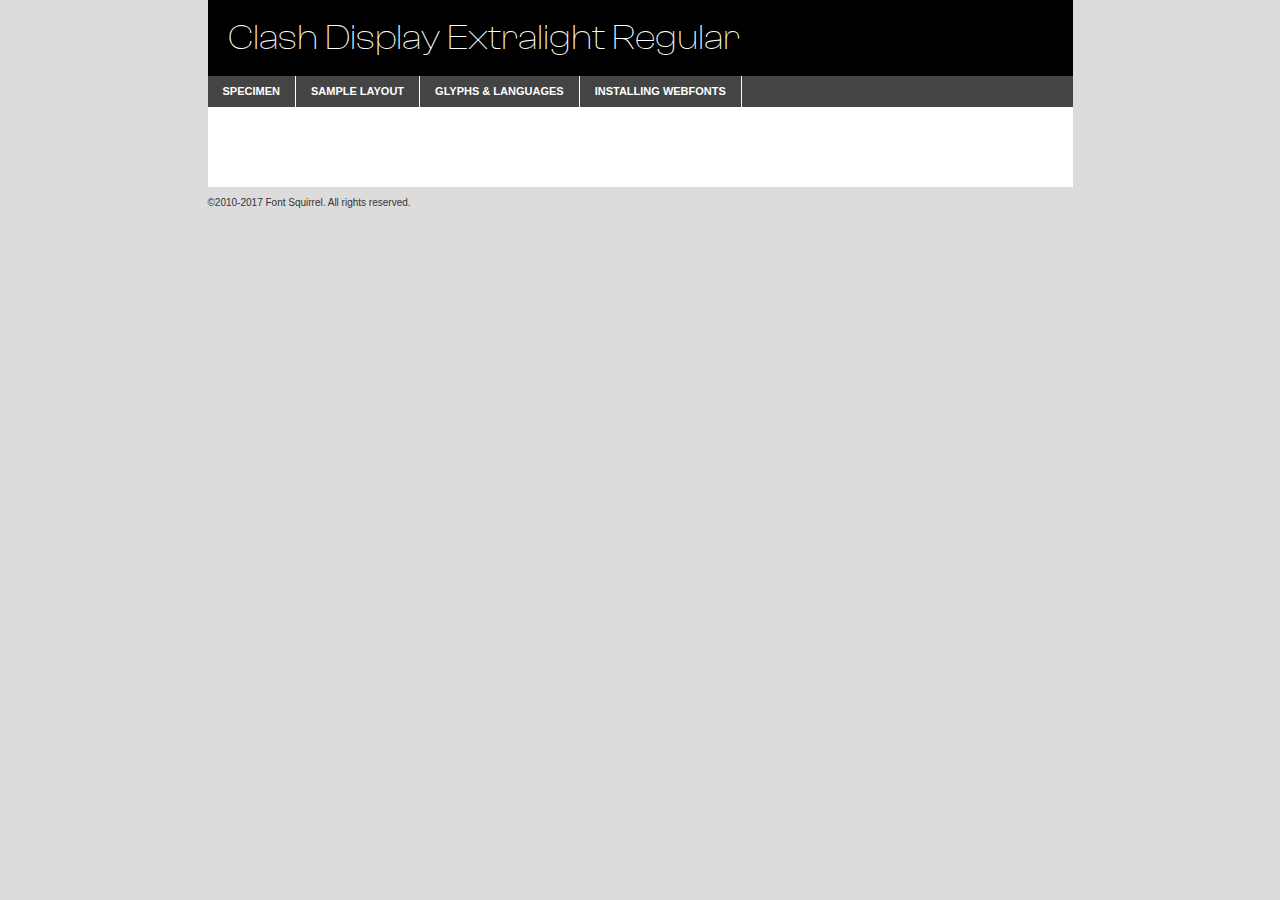
<file: webfontkit-20240404-115750/clashdisplay-extralight-demo.html>
<!DOCTYPE html PUBLIC "-//W3C//DTD XHTML 1.0 Transitional//EN"
        "http://www.w3.org/TR/xhtml1/DTD/xhtml1-transitional.dtd">

<html xmlns="http://www.w3.org/1999/xhtml" xml:lang="en" lang="en">
<head>
    <meta http-equiv="Content-Type" content="text/html; charset=utf-8"/>
    <script src="http://ajax.googleapis.com/ajax/libs/jquery/1.7.2/jquery.min.js" type="text/javascript" charset="utf-8"></script>
    <script type="text/javascript">
		(function($) {
			$.fn.easyTabs = function(option) {
				var param = jQuery.extend({ fadeSpeed: 'fast', defaultContent: 1, activeClass: 'active' }, option);
				$(this).each(function() {
					var thisId = '#' + this.id;
					if ( param.defaultContent == '' )
					{
						param.defaultContent = 1;
					}
					if ( typeof param.defaultContent == 'number' )
					{
						var defaultTab = $(thisId + ' .tabs li:eq(' + (param.defaultContent - 1) + ') a').attr('href').substr(1);
					}
					else
					{
						var defaultTab = param.defaultContent;
					}
					$(thisId + ' .tabs li a').each(function() {
						var tabToHide = $(this).attr('href').substr(1);
						$('#' + tabToHide).addClass('easytabs-tab-content');
					});
					hideAll();
					changeContent(defaultTab);

					function hideAll() {$(thisId + ' .easytabs-tab-content').hide();}

					function changeContent(tabId)
					{
						hideAll();
						$(thisId + ' .tabs li').removeClass(param.activeClass);
						$(thisId + ' .tabs li a[href=#' + tabId + ']').closest('li').addClass(param.activeClass);
						if ( param.fadeSpeed != 'none' )
						{
							$(thisId + ' #' + tabId).fadeIn(param.fadeSpeed);
						}
						else
						{
							$(thisId + ' #' + tabId).show();
						}
					}

					$(thisId + ' .tabs li').click(function() {
						var tabId = $(this).find('a').attr('href').substr(1);
						changeContent(tabId);
						return false;
					});
				});
			}
		})(jQuery);
    </script>
    <link rel="stylesheet" href="specimen_files/specimen_stylesheet.css" type="text/css" charset="utf-8"/>
    <link rel="stylesheet" href="stylesheet.css" type="text/css" charset="utf-8"/>

    <style type="text/css">
        		body {
			font-family: 'clash_displayextralight';
        		}

            </style>

    <title>Clash Display Extralight Regular Specimen</title>


    <script type="text/javascript" charset="utf-8">
		$(document).ready(function() {
			$('#container').easyTabs({ defaultContent: 1 });
		});
    </script>
</head>

<body>
<div id="container">
    <div id="header">
		Clash Display Extralight Regular    </div>
    <ul class="tabs">
        <li><a href="#specimen">Specimen</a></li>
        <li><a href="#layout">Sample Layout</a></li>
		        <li><a href="#glyphs">Glyphs &amp; Languages</a></li>
        <li><a href="#installing">Installing Webfonts</a></li>

    </ul>

    <div id="main_content">


        <div id="specimen">

            <div class="section">
                <div class="grid12 firstcol">
                    <div class="huge">AaBb</div>
                </div>
            </div>

            <div class="section">
                <div class="glyph_range">A&#x200B;B&#x200b;C&#x200b;D&#x200b;E&#x200b;F&#x200b;G&#x200b;H&#x200b;I&#x200b;J&#x200b;K&#x200b;L&#x200b;M&#x200b;N&#x200b;O&#x200b;P&#x200b;Q&#x200b;R&#x200b;S&#x200b;T&#x200b;U&#x200b;V&#x200b;W&#x200b;X&#x200b;Y&#x200b;Z&#x200b;a&#x200b;b&#x200b;c&#x200b;d&#x200b;e&#x200b;f&#x200b;g&#x200b;h&#x200b;i&#x200b;j&#x200b;k&#x200b;l&#x200b;m&#x200b;n&#x200b;o&#x200b;p&#x200b;q&#x200b;r&#x200b;s&#x200b;t&#x200b;u&#x200b;v&#x200b;w&#x200b;x&#x200b;y&#x200b;z&#x200b;1&#x200b;2&#x200b;3&#x200b;4&#x200b;5&#x200b;6&#x200b;7&#x200b;8&#x200b;9&#x200b;0&#x200b;&amp;&#x200b;.&#x200b;,&#x200b;?&#x200b;!&#x200b;&#64;&#x200b;(&#x200b;)&#x200b;#&#x200b;$&#x200b;%&#x200b;*&#x200b;+&#x200b;-&#x200b;=&#x200b;:&#x200b;;</div>
            </div>
            <div class="section">
                <div class="grid12 firstcol">
                    <table class="sample_table">
                        <tr>
                            <td>10</td>
                            <td class="size10">abcdefghijklmnopqrstuvwxyzABCDEFGHIJKLMNOPQRSTUVWXYZ0123456789abcdefghijklmnopqrstuvwxyzABCDEFGHIJKLMNOPQRSTUVWXYZ0123456789abcdefghijklmnopqrstuvwxyzABCDEFGHIJKLMNOPQRSTUVWXYZ</td>
                        </tr>
                        <tr>
                            <td>11</td>
                            <td class="size11">abcdefghijklmnopqrstuvwxyzABCDEFGHIJKLMNOPQRSTUVWXYZ0123456789abcdefghijklmnopqrstuvwxyzABCDEFGHIJKLMNOPQRSTUVWXYZ0123456789abcdefghijklmnopqrstuvwxyzABCDEFGHIJKLMNOPQRSTUVWXYZ</td>
                        </tr>
                        <tr>
                            <td>12</td>
                            <td class="size12">abcdefghijklmnopqrstuvwxyzABCDEFGHIJKLMNOPQRSTUVWXYZ0123456789abcdefghijklmnopqrstuvwxyzABCDEFGHIJKLMNOPQRSTUVWXYZ0123456789abcdefghijklmnopqrstuvwxyzABCDEFGHIJKLMNOPQRSTUVWXYZ</td>
                        </tr>
                        <tr>
                            <td>13</td>
                            <td class="size13">abcdefghijklmnopqrstuvwxyzABCDEFGHIJKLMNOPQRSTUVWXYZ0123456789abcdefghijklmnopqrstuvwxyzABCDEFGHIJKLMNOPQRSTUVWXYZ0123456789abcdefghijklmnopqrstuvwxyzABCDEFGHIJKLMNOPQRSTUVWXYZ</td>
                        </tr>
                        <tr>
                            <td>14</td>
                            <td class="size14">abcdefghijklmnopqrstuvwxyzABCDEFGHIJKLMNOPQRSTUVWXYZ0123456789abcdefghijklmnopqrstuvwxyzABCDEFGHIJKLMNOPQRSTUVWXYZ0123456789abcdefghijklmnopqrstuvwxyzABCDEFGHIJKLMNOPQRSTUVWXYZ</td>
                        </tr>
                        <tr>
                            <td>16</td>
                            <td class="size16">abcdefghijklmnopqrstuvwxyzABCDEFGHIJKLMNOPQRSTUVWXYZ0123456789abcdefghijklmnopqrstuvwxyzABCDEFGHIJKLMNOPQRSTUVWXYZ</td>
                        </tr>
                        <tr>
                            <td>18</td>
                            <td class="size18">abcdefghijklmnopqrstuvwxyzABCDEFGHIJKLMNOPQRSTUVWXYZ0123456789abcdefghijklmnopqrstuvwxyzABCDEFGHIJKLMNOPQRSTUVWXYZ</td>
                        </tr>
                        <tr>
                            <td>20</td>
                            <td class="size20">abcdefghijklmnopqrstuvwxyzABCDEFGHIJKLMNOPQRSTUVWXYZ0123456789abcdefghijklmnopqrstuvwxyzABCDEFGHIJKLMNOPQRSTUVWXYZ</td>
                        </tr>
                        <tr>
                            <td>24</td>
                            <td class="size24">abcdefghijklmnopqrstuvwxyzABCDEFGHIJKLMNOPQRSTUVWXYZ0123456789abcdefghijklmnopqrstuvwxyzABCDEFGHIJKLMNOPQRSTUVWXYZ</td>
                        </tr>
                        <tr>
                            <td>30</td>
                            <td class="size30">abcdefghijklmnopqrstuvwxyzABCDEFGHIJKLMNOPQRSTUVWXYZ0123456789abcdefghijklmnopqrstuvwxyzABCDEFGHIJKLMNOPQRSTUVWXYZ</td>
                        </tr>
                        <tr>
                            <td>36</td>
                            <td class="size36">abcdefghijklmnopqrstuvwxyzABCDEFGHIJKLMNOPQRSTUVWXYZ0123456789abcdefghijklmnopqrstuvwxyzABCDEFGHIJKLMNOPQRSTUVWXYZ</td>
                        </tr>
                        <tr>
                            <td>48</td>
                            <td class="size48">abcdefghijklmnopqrstuvwxyzABCDEFGHIJKLMNOPQRSTUVWXYZ0123456789abcdefghijklmnopqrstuvwxyzABCDEFGHIJKLMNOPQRSTUVWXYZ</td>
                        </tr>
                        <tr>
                            <td>60</td>
                            <td class="size60">abcdefghijklmnopqrstuvwxyzABCDEFGHIJKLMNOPQRSTUVWXYZ0123456789abcdefghijklmnopqrstuvwxyzABCDEFGHIJKLMNOPQRSTUVWXYZ</td>
                        </tr>
                        <tr>
                            <td>72</td>
                            <td class="size72">abcdefghijklmnopqrstuvwxyzABCDEFGHIJKLMNOPQRSTUVWXYZ0123456789abcdefghijklmnopqrstuvwxyzABCDEFGHIJKLMNOPQRSTUVWXYZ</td>
                        </tr>
                        <tr>
                            <td>90</td>
                            <td class="size90">abcdefghijklmnopqrstuvwxyzABCDEFGHIJKLMNOPQRSTUVWXYZ0123456789abcdefghijklmnopqrstuvwxyzABCDEFGHIJKLMNOPQRSTUVWXYZ</td>
                        </tr>
                    </table>

                </div>

            </div>


            <div class="section" id="bodycomparison">


                <div id="xheight">
                    <div class="fontbody">&#x25FC;&#x25FC;&#x25FC;&#x25FC;&#x25FC;&#x25FC;&#x25FC;&#x25FC;&#x25FC;&#x25FC;&#x25FC;&#x25FC;&#x25FC;&#x25FC;&#x25FC;&#x25FC;&#x25FC;&#x25FC;&#x25FC;&#x25FC;&#x25FC;&#x25FC;&#x25FC;&#x25FC;&#x25FC;&#x25FC;&#x25FC;&#x25FC;&#x25FC;&#x25FC;&#x25FC;&#x25FC;&#x25FC;&#x25FC;&#x25FC;&#x25FC;&#x25FC;&#x25FC;&#x25FC;&#x25FC;&#x25FC;&#x25FC;&#x25FC;&#x25FC;&#x25FC;&#x25FC;&#x25FC;&#x25FC;&#x25FC;&#x25FC;&#x25FC;&#x25FC;&#x25FC;&#x25FC;&#x25FC;&#x25FC;&#x25FC;&#x25FC;&#x25FC;&#x25FC;&#x25FC;&#x25FC;&#x25FC;&#x25FC;&#x25FC;&#x25FC;&#x25FC;&#x25FC;&#x25FC;&#x25FC;&#x25FC;&#x25FC;&#x25FC;&#x25FC;&#x25FC;&#x25FC;&#x25FC;&#x25FC;&#x25FC;&#x25FC;&#x25FC;&#x25FC;&#x25FC;&#x25FC;&#x25FC;&#x25FC;&#x25FC;&#x25FC;&#x25FC;&#x25FC;&#x25FC;&#x25FC;&#x25FC;&#x25FC;&#x25FC;&#x25FC;&#x25FC;&#x25FC;&#x25FC;body</div>
                    <div class="arialbody">body</div>
                    <div class="verdanabody">body</div>
                    <div class="georgiabody">body</div>
                </div>
                <div class="fontbody" style="z-index:1">
                    body<span>Clash Display Extralight Regular</span>
                </div>
                <div class="arialbody" style="z-index:1">
                    body<span>Arial</span>
                </div>
                <div class="verdanabody" style="z-index:1">
                    body<span>Verdana</span>
                </div>
                <div class="georgiabody" style="z-index:1">
                    body<span>Georgia</span>
                </div>


            </div>


            <div class="section psample psample_row1" id="">

                <div class="grid2 firstcol">
                    <p class="size10"><span>10.</span>Aenean lacinia bibendum nulla sed consectetur. Fusce dapibus, tellus ac cursus commodo, tortor mauris condimentum nibh, ut fermentum massa justo sit amet risus. Nullam id dolor id nibh ultricies vehicula ut id elit. Cum sociis natoque penatibus et magnis dis parturient montes, nascetur ridiculus mus. Nulla vitae elit libero, a pharetra augue.</p>

                </div>
                <div class="grid3">
                    <p class="size11"><span>11.</span>Aenean lacinia bibendum nulla sed consectetur. Fusce dapibus, tellus ac cursus commodo, tortor mauris condimentum nibh, ut fermentum massa justo sit amet risus. Nullam id dolor id nibh ultricies vehicula ut id elit. Cum sociis natoque penatibus et magnis dis parturient montes, nascetur ridiculus mus. Nulla vitae elit libero, a pharetra augue.</p>

                </div>
                <div class="grid3">
                    <p class="size12"><span>12.</span>Aenean lacinia bibendum nulla sed consectetur. Fusce dapibus, tellus ac cursus commodo, tortor mauris condimentum nibh, ut fermentum massa justo sit amet risus. Nullam id dolor id nibh ultricies vehicula ut id elit. Cum sociis natoque penatibus et magnis dis parturient montes, nascetur ridiculus mus. Nulla vitae elit libero, a pharetra augue.</p>

                </div>
                <div class="grid4">
                    <p class="size13"><span>13.</span>Aenean lacinia bibendum nulla sed consectetur. Fusce dapibus, tellus ac cursus commodo, tortor mauris condimentum nibh, ut fermentum massa justo sit amet risus. Nullam id dolor id nibh ultricies vehicula ut id elit. Cum sociis natoque penatibus et magnis dis parturient montes, nascetur ridiculus mus. Nulla vitae elit libero, a pharetra augue.</p>

                </div>
                <div class="white_blend"></div>

            </div>
            <div class="section psample psample_row2" id="">
                <div class="grid3 firstcol">
                    <p class="size14"><span>14.</span>Aenean lacinia bibendum nulla sed consectetur. Fusce dapibus, tellus ac cursus commodo, tortor mauris condimentum nibh, ut fermentum massa justo sit amet risus. Nullam id dolor id nibh ultricies vehicula ut id elit. Cum sociis natoque penatibus et magnis dis parturient montes, nascetur ridiculus mus. Nulla vitae elit libero, a pharetra augue.</p>

                </div>
                <div class="grid4">
                    <p class="size16"><span>16.</span>Aenean lacinia bibendum nulla sed consectetur. Fusce dapibus, tellus ac cursus commodo, tortor mauris condimentum nibh, ut fermentum massa justo sit amet risus. Nullam id dolor id nibh ultricies vehicula ut id elit. Cum sociis natoque penatibus et magnis dis parturient montes, nascetur ridiculus mus. Nulla vitae elit libero, a pharetra augue.</p>

                </div>
                <div class="grid5">
                    <p class="size18"><span>18.</span>Aenean lacinia bibendum nulla sed consectetur. Fusce dapibus, tellus ac cursus commodo, tortor mauris condimentum nibh, ut fermentum massa justo sit amet risus. Nullam id dolor id nibh ultricies vehicula ut id elit. Cum sociis natoque penatibus et magnis dis parturient montes, nascetur ridiculus mus. Nulla vitae elit libero, a pharetra augue.</p>

                </div>

                <div class="white_blend"></div>

            </div>

            <div class="section psample psample_row3" id="">
                <div class="grid5 firstcol">
                    <p class="size20"><span>20.</span>Aenean lacinia bibendum nulla sed consectetur. Fusce dapibus, tellus ac cursus commodo, tortor mauris condimentum nibh, ut fermentum massa justo sit amet risus. Nullam id dolor id nibh ultricies vehicula ut id elit. Cum sociis natoque penatibus et magnis dis parturient montes, nascetur ridiculus mus. Nulla vitae elit libero, a pharetra augue.</p>
                </div>
                <div class="grid7">
                    <p class="size24"><span>24.</span>Aenean lacinia bibendum nulla sed consectetur. Fusce dapibus, tellus ac cursus commodo, tortor mauris condimentum nibh, ut fermentum massa justo sit amet risus. Nullam id dolor id nibh ultricies vehicula ut id elit. Cum sociis natoque penatibus et magnis dis parturient montes, nascetur ridiculus mus. Nulla vitae elit libero, a pharetra augue.</p>
                </div>

                <div class="white_blend"></div>

            </div>

            <div class="section psample psample_row4" id="">
                <div class="grid12 firstcol">
                    <p class="size30"><span>30.</span>Aenean lacinia bibendum nulla sed consectetur. Fusce dapibus, tellus ac cursus commodo, tortor mauris condimentum nibh, ut fermentum massa justo sit amet risus. Nullam id dolor id nibh ultricies vehicula ut id elit. Cum sociis natoque penatibus et magnis dis parturient montes, nascetur ridiculus mus. Nulla vitae elit libero, a pharetra augue.</p>
                </div>
                <div class="white_blend"></div>

            </div>


            <div class="section psample psample_row1 fullreverse">
                <div class="grid2 firstcol">
                    <p class="size10"><span>10.</span>Aenean lacinia bibendum nulla sed consectetur. Fusce dapibus, tellus ac cursus commodo, tortor mauris condimentum nibh, ut fermentum massa justo sit amet risus. Nullam id dolor id nibh ultricies vehicula ut id elit. Cum sociis natoque penatibus et magnis dis parturient montes, nascetur ridiculus mus. Nulla vitae elit libero, a pharetra augue.</p>

                </div>
                <div class="grid3">
                    <p class="size11"><span>11.</span>Aenean lacinia bibendum nulla sed consectetur. Fusce dapibus, tellus ac cursus commodo, tortor mauris condimentum nibh, ut fermentum massa justo sit amet risus. Nullam id dolor id nibh ultricies vehicula ut id elit. Cum sociis natoque penatibus et magnis dis parturient montes, nascetur ridiculus mus. Nulla vitae elit libero, a pharetra augue.</p>

                </div>
                <div class="grid3">
                    <p class="size12"><span>12.</span>Aenean lacinia bibendum nulla sed consectetur. Fusce dapibus, tellus ac cursus commodo, tortor mauris condimentum nibh, ut fermentum massa justo sit amet risus. Nullam id dolor id nibh ultricies vehicula ut id elit. Cum sociis natoque penatibus et magnis dis parturient montes, nascetur ridiculus mus. Nulla vitae elit libero, a pharetra augue.</p>

                </div>
                <div class="grid4">
                    <p class="size13"><span>13.</span>Aenean lacinia bibendum nulla sed consectetur. Fusce dapibus, tellus ac cursus commodo, tortor mauris condimentum nibh, ut fermentum massa justo sit amet risus. Nullam id dolor id nibh ultricies vehicula ut id elit. Cum sociis natoque penatibus et magnis dis parturient montes, nascetur ridiculus mus. Nulla vitae elit libero, a pharetra augue.</p>

                </div>
                <div class="black_blend"></div>

            </div>

            <div class="section psample psample_row2 fullreverse">
                <div class="grid3 firstcol">
                    <p class="size14"><span>14.</span>Aenean lacinia bibendum nulla sed consectetur. Fusce dapibus, tellus ac cursus commodo, tortor mauris condimentum nibh, ut fermentum massa justo sit amet risus. Nullam id dolor id nibh ultricies vehicula ut id elit. Cum sociis natoque penatibus et magnis dis parturient montes, nascetur ridiculus mus. Nulla vitae elit libero, a pharetra augue.</p>

                </div>
                <div class="grid4">
                    <p class="size16"><span>16.</span>Aenean lacinia bibendum nulla sed consectetur. Fusce dapibus, tellus ac cursus commodo, tortor mauris condimentum nibh, ut fermentum massa justo sit amet risus. Nullam id dolor id nibh ultricies vehicula ut id elit. Cum sociis natoque penatibus et magnis dis parturient montes, nascetur ridiculus mus. Nulla vitae elit libero, a pharetra augue.</p>

                </div>
                <div class="grid5">
                    <p class="size18"><span>18.</span>Aenean lacinia bibendum nulla sed consectetur. Fusce dapibus, tellus ac cursus commodo, tortor mauris condimentum nibh, ut fermentum massa justo sit amet risus. Nullam id dolor id nibh ultricies vehicula ut id elit. Cum sociis natoque penatibus et magnis dis parturient montes, nascetur ridiculus mus. Nulla vitae elit libero, a pharetra augue.</p>

                </div>
                <div class="black_blend"></div>

            </div>

            <div class="section psample fullreverse psample_row3" id="">
                <div class="grid5 firstcol">
                    <p class="size20"><span>20.</span>Aenean lacinia bibendum nulla sed consectetur. Fusce dapibus, tellus ac cursus commodo, tortor mauris condimentum nibh, ut fermentum massa justo sit amet risus. Nullam id dolor id nibh ultricies vehicula ut id elit. Cum sociis natoque penatibus et magnis dis parturient montes, nascetur ridiculus mus. Nulla vitae elit libero, a pharetra augue.</p>
                </div>
                <div class="grid7">
                    <p class="size24"><span>24.</span>Aenean lacinia bibendum nulla sed consectetur. Fusce dapibus, tellus ac cursus commodo, tortor mauris condimentum nibh, ut fermentum massa justo sit amet risus. Nullam id dolor id nibh ultricies vehicula ut id elit. Cum sociis natoque penatibus et magnis dis parturient montes, nascetur ridiculus mus. Nulla vitae elit libero, a pharetra augue.</p>
                </div>

                <div class="black_blend"></div>

            </div>

            <div class="section psample fullreverse psample_row4" id="" style="border-bottom: 20px #000 solid;">
                <div class="grid12 firstcol">
                    <p class="size30"><span>30.</span>Aenean lacinia bibendum nulla sed consectetur. Fusce dapibus, tellus ac cursus commodo, tortor mauris condimentum nibh, ut fermentum massa justo sit amet risus. Nullam id dolor id nibh ultricies vehicula ut id elit. Cum sociis natoque penatibus et magnis dis parturient montes, nascetur ridiculus mus. Nulla vitae elit libero, a pharetra augue.</p>
                </div>
                <div class="black_blend"></div>

            </div>


        </div>

        <div id="layout">

            <div class="section">

                <div class="grid12 firstcol">
                    <h1>Lorem Ipsum Dolor</h1>
                    <h2>Etiam porta sem malesuada magna mollis euismod</h2>

                    <p class="byline">By <a href="#link">Aenean Lacinia</a></p>
                </div>
            </div>
            <div class="section">
                <div class="grid8 firstcol">
                    <p class="large">Donec sed odio dui. Morbi leo risus, porta ac consectetur ac, vestibulum at eros. Fusce dapibus, tellus ac cursus commodo, tortor mauris condimentum nibh, ut fermentum massa justo sit amet risus. </p>


                    <h3>Pellentesque ornare sem</h3>

                    <p>Maecenas sed diam eget risus varius blandit sit amet non magna. Maecenas faucibus mollis interdum. Donec ullamcorper nulla non metus auctor fringilla. Nullam id dolor id nibh ultricies vehicula ut id elit. Nullam id dolor id nibh ultricies vehicula ut id elit. </p>

                    <p>Aenean eu leo quam. Pellentesque ornare sem lacinia quam venenatis vestibulum. Lorem ipsum dolor sit amet, consectetur adipiscing elit. Cum sociis natoque penatibus et magnis dis parturient montes, nascetur ridiculus mus. </p>

                    <p>Nulla vitae elit libero, a pharetra augue. Praesent commodo cursus magna, vel scelerisque nisl consectetur et. Aenean lacinia bibendum nulla sed consectetur. </p>

                    <p>Nullam quis risus eget urna mollis ornare vel eu leo. Nullam quis risus eget urna mollis ornare vel eu leo. Maecenas sed diam eget risus varius blandit sit amet non magna. Donec ullamcorper nulla non metus auctor fringilla. </p>

                    <h3>Cras mattis consectetur</h3>

                    <p>Aenean eu leo quam. Pellentesque ornare sem lacinia quam venenatis vestibulum. Aenean lacinia bibendum nulla sed consectetur. Integer posuere erat a ante venenatis dapibus posuere velit aliquet. Cras mattis consectetur purus sit amet fermentum. </p>

                    <p>Nullam id dolor id nibh ultricies vehicula ut id elit. Nullam quis risus eget urna mollis ornare vel eu leo. Cras mattis consectetur purus sit amet fermentum.</p>
                </div>

                <div class="grid4 sidebar">

                    <div class="box reverse">
                        <p class="last">Nullam quis risus eget urna mollis ornare vel eu leo. Donec ullamcorper nulla non metus auctor fringilla. Cras mattis consectetur purus sit amet fermentum. Sed posuere consectetur est at lobortis. Lorem ipsum dolor sit amet, consectetur adipiscing elit. </p>
                    </div>

                    <p class="caption">Maecenas sed diam eget risus varius.</p>

                    <p>Vestibulum id ligula porta felis euismod semper. Integer posuere erat a ante venenatis dapibus posuere velit aliquet. Vestibulum id ligula porta felis euismod semper. Sed posuere consectetur est at lobortis. Maecenas sed diam eget risus varius blandit sit amet non magna. Fusce dapibus, tellus ac cursus commodo, tortor mauris condimentum nibh, ut fermentum massa justo sit amet risus. </p>


                    <p>Duis mollis, est non commodo luctus, nisi erat porttitor ligula, eget lacinia odio sem nec elit. Aenean lacinia bibendum nulla sed consectetur. Vivamus sagittis lacus vel augue laoreet rutrum faucibus dolor auctor. Aenean lacinia bibendum nulla sed consectetur. Nullam quis risus eget urna mollis ornare vel eu leo. </p>

                    <p>Praesent commodo cursus magna, vel scelerisque nisl consectetur et. Donec ullamcorper nulla non metus auctor fringilla. Maecenas faucibus mollis interdum. Fusce dapibus, tellus ac cursus commodo, tortor mauris condimentum nibh, ut fermentum massa justo sit amet risus. </p>

                </div>
            </div>

        </div>


		

        <div id="glyphs">
            <div class="section">
                <div class="grid12 firstcol">

                    <h1>Language Support</h1>
                    <p>The subset of Clash Display Extralight Regular in this kit supports the following languages:<br/>

						Albanian, Basque, Breton, Chamorro, Danish, Dutch, English, Faroese, Finnish, French, Frisian, Galician, German, Icelandic, Italian, Malagasy, Norwegian, Portuguese, Spanish, Alsatian, Aragonese, Arapaho, Arrernte, Asturian, Aymara, Bislama, Cebuano, Corsican, Fijian, French_creole, Genoese, Gilbertese, Greenlandic, Haitian_creole, Hiligaynon, Hmong, Hopi, Ibanag, Iloko_ilokano, Indonesian, Interglossa_glosa, Interlingua, Irish_gaelic, Jerriais, Lojban, Lombard, Luxembourgeois, Manx, Mohawk, Norfolk_pitcairnese, Occitan, Oromo, Pangasinan, Papiamento, Piedmontese, Potawatomi, Rhaeto-romance, Romansh, Rotokas, Sami_lule, Samoan, Sardinian, Scots_gaelic, Seychelles_creole, Shona, Sicilian, Somali, Southern_ndebele, Swahili, Swati_swazi, Tagalog_filipino_pilipino, Tetum, Tok_pisin, Uyghur_latinized, Volapuk, Walloon, Warlpiri, Xhosa, Yapese, Zulu, Latinbasic, Demo                    </p>
                    <h1>Glyph Chart</h1>
                    <p>The subset of Clash Display Extralight Regular in this kit includes all the glyphs listed below. Unicode entities are included above each glyph to help you insert individual characters into your layout.</p>
                    <div id="glyph_chart">

																				                                <div><p>&amp;#13;</p>&#13;</div>
																				                                <div><p>&amp;#32;</p>&#32;</div>
																				                                <div><p>&amp;#33;</p>&#33;</div>
																				                                <div><p>&amp;#34;</p>&#34;</div>
																				                                <div><p>&amp;#35;</p>&#35;</div>
																				                                <div><p>&amp;#36;</p>&#36;</div>
																				                                <div><p>&amp;#37;</p>&#37;</div>
																				                                <div><p>&amp;#38;</p>&#38;</div>
																				                                <div><p>&amp;#39;</p>&#39;</div>
																				                                <div><p>&amp;#40;</p>&#40;</div>
																				                                <div><p>&amp;#41;</p>&#41;</div>
																				                                <div><p>&amp;#42;</p>&#42;</div>
																				                                <div><p>&amp;#43;</p>&#43;</div>
																				                                <div><p>&amp;#44;</p>&#44;</div>
																				                                <div><p>&amp;#45;</p>&#45;</div>
																				                                <div><p>&amp;#46;</p>&#46;</div>
																				                                <div><p>&amp;#47;</p>&#47;</div>
																				                                <div><p>&amp;#48;</p>&#48;</div>
																				                                <div><p>&amp;#49;</p>&#49;</div>
																				                                <div><p>&amp;#50;</p>&#50;</div>
																				                                <div><p>&amp;#51;</p>&#51;</div>
																				                                <div><p>&amp;#52;</p>&#52;</div>
																				                                <div><p>&amp;#53;</p>&#53;</div>
																				                                <div><p>&amp;#54;</p>&#54;</div>
																				                                <div><p>&amp;#55;</p>&#55;</div>
																				                                <div><p>&amp;#56;</p>&#56;</div>
																				                                <div><p>&amp;#57;</p>&#57;</div>
																				                                <div><p>&amp;#58;</p>&#58;</div>
																				                                <div><p>&amp;#59;</p>&#59;</div>
																				                                <div><p>&amp;#60;</p>&#60;</div>
																				                                <div><p>&amp;#61;</p>&#61;</div>
																				                                <div><p>&amp;#62;</p>&#62;</div>
																				                                <div><p>&amp;#63;</p>&#63;</div>
																				                                <div><p>&amp;#64;</p>&#64;</div>
																				                                <div><p>&amp;#65;</p>&#65;</div>
																				                                <div><p>&amp;#66;</p>&#66;</div>
																				                                <div><p>&amp;#67;</p>&#67;</div>
																				                                <div><p>&amp;#68;</p>&#68;</div>
																				                                <div><p>&amp;#69;</p>&#69;</div>
																				                                <div><p>&amp;#70;</p>&#70;</div>
																				                                <div><p>&amp;#71;</p>&#71;</div>
																				                                <div><p>&amp;#72;</p>&#72;</div>
																				                                <div><p>&amp;#73;</p>&#73;</div>
																				                                <div><p>&amp;#74;</p>&#74;</div>
																				                                <div><p>&amp;#75;</p>&#75;</div>
																				                                <div><p>&amp;#76;</p>&#76;</div>
																				                                <div><p>&amp;#77;</p>&#77;</div>
																				                                <div><p>&amp;#78;</p>&#78;</div>
																				                                <div><p>&amp;#79;</p>&#79;</div>
																				                                <div><p>&amp;#80;</p>&#80;</div>
																				                                <div><p>&amp;#81;</p>&#81;</div>
																				                                <div><p>&amp;#82;</p>&#82;</div>
																				                                <div><p>&amp;#83;</p>&#83;</div>
																				                                <div><p>&amp;#84;</p>&#84;</div>
																				                                <div><p>&amp;#85;</p>&#85;</div>
																				                                <div><p>&amp;#86;</p>&#86;</div>
																				                                <div><p>&amp;#87;</p>&#87;</div>
																				                                <div><p>&amp;#88;</p>&#88;</div>
																				                                <div><p>&amp;#89;</p>&#89;</div>
																				                                <div><p>&amp;#90;</p>&#90;</div>
																				                                <div><p>&amp;#91;</p>&#91;</div>
																				                                <div><p>&amp;#92;</p>&#92;</div>
																				                                <div><p>&amp;#93;</p>&#93;</div>
																				                                <div><p>&amp;#94;</p>&#94;</div>
																				                                <div><p>&amp;#95;</p>&#95;</div>
																				                                <div><p>&amp;#97;</p>&#97;</div>
																				                                <div><p>&amp;#98;</p>&#98;</div>
																				                                <div><p>&amp;#99;</p>&#99;</div>
																				                                <div><p>&amp;#100;</p>&#100;</div>
																				                                <div><p>&amp;#101;</p>&#101;</div>
																				                                <div><p>&amp;#102;</p>&#102;</div>
																				                                <div><p>&amp;#103;</p>&#103;</div>
																				                                <div><p>&amp;#104;</p>&#104;</div>
																				                                <div><p>&amp;#105;</p>&#105;</div>
																				                                <div><p>&amp;#106;</p>&#106;</div>
																				                                <div><p>&amp;#107;</p>&#107;</div>
																				                                <div><p>&amp;#108;</p>&#108;</div>
																				                                <div><p>&amp;#109;</p>&#109;</div>
																				                                <div><p>&amp;#110;</p>&#110;</div>
																				                                <div><p>&amp;#111;</p>&#111;</div>
																				                                <div><p>&amp;#112;</p>&#112;</div>
																				                                <div><p>&amp;#113;</p>&#113;</div>
																				                                <div><p>&amp;#114;</p>&#114;</div>
																				                                <div><p>&amp;#115;</p>&#115;</div>
																				                                <div><p>&amp;#116;</p>&#116;</div>
																				                                <div><p>&amp;#117;</p>&#117;</div>
																				                                <div><p>&amp;#118;</p>&#118;</div>
																				                                <div><p>&amp;#119;</p>&#119;</div>
																				                                <div><p>&amp;#120;</p>&#120;</div>
																				                                <div><p>&amp;#121;</p>&#121;</div>
																				                                <div><p>&amp;#122;</p>&#122;</div>
																				                                <div><p>&amp;#123;</p>&#123;</div>
																				                                <div><p>&amp;#124;</p>&#124;</div>
																				                                <div><p>&amp;#125;</p>&#125;</div>
																				                                <div><p>&amp;#126;</p>&#126;</div>
																				                                <div><p>&amp;#160;</p>&#160;</div>
																				                                <div><p>&amp;#161;</p>&#161;</div>
																				                                <div><p>&amp;#162;</p>&#162;</div>
																				                                <div><p>&amp;#163;</p>&#163;</div>
																				                                <div><p>&amp;#165;</p>&#165;</div>
																				                                <div><p>&amp;#166;</p>&#166;</div>
																				                                <div><p>&amp;#167;</p>&#167;</div>
																				                                <div><p>&amp;#169;</p>&#169;</div>
																				                                <div><p>&amp;#170;</p>&#170;</div>
																				                                <div><p>&amp;#171;</p>&#171;</div>
																				                                <div><p>&amp;#173;</p>&#173;</div>
																				                                <div><p>&amp;#174;</p>&#174;</div>
																				                                <div><p>&amp;#176;</p>&#176;</div>
																				                                <div><p>&amp;#177;</p>&#177;</div>
																				                                <div><p>&amp;#178;</p>&#178;</div>
																				                                <div><p>&amp;#179;</p>&#179;</div>
																				                                <div><p>&amp;#182;</p>&#182;</div>
																				                                <div><p>&amp;#183;</p>&#183;</div>
																				                                <div><p>&amp;#185;</p>&#185;</div>
																				                                <div><p>&amp;#186;</p>&#186;</div>
																				                                <div><p>&amp;#187;</p>&#187;</div>
																				                                <div><p>&amp;#188;</p>&#188;</div>
																				                                <div><p>&amp;#189;</p>&#189;</div>
																				                                <div><p>&amp;#190;</p>&#190;</div>
																				                                <div><p>&amp;#191;</p>&#191;</div>
																				                                <div><p>&amp;#192;</p>&#192;</div>
																				                                <div><p>&amp;#193;</p>&#193;</div>
																				                                <div><p>&amp;#194;</p>&#194;</div>
																				                                <div><p>&amp;#195;</p>&#195;</div>
																				                                <div><p>&amp;#196;</p>&#196;</div>
																				                                <div><p>&amp;#197;</p>&#197;</div>
																				                                <div><p>&amp;#198;</p>&#198;</div>
																				                                <div><p>&amp;#199;</p>&#199;</div>
																				                                <div><p>&amp;#200;</p>&#200;</div>
																				                                <div><p>&amp;#201;</p>&#201;</div>
																				                                <div><p>&amp;#202;</p>&#202;</div>
																				                                <div><p>&amp;#203;</p>&#203;</div>
																				                                <div><p>&amp;#204;</p>&#204;</div>
																				                                <div><p>&amp;#205;</p>&#205;</div>
																				                                <div><p>&amp;#206;</p>&#206;</div>
																				                                <div><p>&amp;#207;</p>&#207;</div>
																				                                <div><p>&amp;#208;</p>&#208;</div>
																				                                <div><p>&amp;#209;</p>&#209;</div>
																				                                <div><p>&amp;#210;</p>&#210;</div>
																				                                <div><p>&amp;#211;</p>&#211;</div>
																				                                <div><p>&amp;#212;</p>&#212;</div>
																				                                <div><p>&amp;#213;</p>&#213;</div>
																				                                <div><p>&amp;#214;</p>&#214;</div>
																				                                <div><p>&amp;#215;</p>&#215;</div>
																				                                <div><p>&amp;#216;</p>&#216;</div>
																				                                <div><p>&amp;#217;</p>&#217;</div>
																				                                <div><p>&amp;#218;</p>&#218;</div>
																				                                <div><p>&amp;#219;</p>&#219;</div>
																				                                <div><p>&amp;#220;</p>&#220;</div>
																				                                <div><p>&amp;#221;</p>&#221;</div>
																				                                <div><p>&amp;#222;</p>&#222;</div>
																				                                <div><p>&amp;#223;</p>&#223;</div>
																				                                <div><p>&amp;#224;</p>&#224;</div>
																				                                <div><p>&amp;#225;</p>&#225;</div>
																				                                <div><p>&amp;#226;</p>&#226;</div>
																				                                <div><p>&amp;#227;</p>&#227;</div>
																				                                <div><p>&amp;#228;</p>&#228;</div>
																				                                <div><p>&amp;#229;</p>&#229;</div>
																				                                <div><p>&amp;#230;</p>&#230;</div>
																				                                <div><p>&amp;#231;</p>&#231;</div>
																				                                <div><p>&amp;#232;</p>&#232;</div>
																				                                <div><p>&amp;#233;</p>&#233;</div>
																				                                <div><p>&amp;#234;</p>&#234;</div>
																				                                <div><p>&amp;#235;</p>&#235;</div>
																				                                <div><p>&amp;#236;</p>&#236;</div>
																				                                <div><p>&amp;#237;</p>&#237;</div>
																				                                <div><p>&amp;#238;</p>&#238;</div>
																				                                <div><p>&amp;#239;</p>&#239;</div>
																				                                <div><p>&amp;#240;</p>&#240;</div>
																				                                <div><p>&amp;#241;</p>&#241;</div>
																				                                <div><p>&amp;#242;</p>&#242;</div>
																				                                <div><p>&amp;#243;</p>&#243;</div>
																				                                <div><p>&amp;#244;</p>&#244;</div>
																				                                <div><p>&amp;#245;</p>&#245;</div>
																				                                <div><p>&amp;#246;</p>&#246;</div>
																				                                <div><p>&amp;#247;</p>&#247;</div>
																				                                <div><p>&amp;#248;</p>&#248;</div>
																				                                <div><p>&amp;#249;</p>&#249;</div>
																				                                <div><p>&amp;#250;</p>&#250;</div>
																				                                <div><p>&amp;#251;</p>&#251;</div>
																				                                <div><p>&amp;#252;</p>&#252;</div>
																				                                <div><p>&amp;#253;</p>&#253;</div>
																				                                <div><p>&amp;#254;</p>&#254;</div>
																				                                <div><p>&amp;#255;</p>&#255;</div>
																				                                <div><p>&amp;#338;</p>&#338;</div>
																				                                <div><p>&amp;#339;</p>&#339;</div>
																				                                <div><p>&amp;#376;</p>&#376;</div>
																				                                <div><p>&amp;#8192;</p>&#8192;</div>
																				                                <div><p>&amp;#8193;</p>&#8193;</div>
																				                                <div><p>&amp;#8194;</p>&#8194;</div>
																				                                <div><p>&amp;#8195;</p>&#8195;</div>
																				                                <div><p>&amp;#8196;</p>&#8196;</div>
																				                                <div><p>&amp;#8197;</p>&#8197;</div>
																				                                <div><p>&amp;#8198;</p>&#8198;</div>
																				                                <div><p>&amp;#8199;</p>&#8199;</div>
																				                                <div><p>&amp;#8200;</p>&#8200;</div>
																				                                <div><p>&amp;#8201;</p>&#8201;</div>
																				                                <div><p>&amp;#8202;</p>&#8202;</div>
																				                                <div><p>&amp;#8208;</p>&#8208;</div>
																				                                <div><p>&amp;#8209;</p>&#8209;</div>
																				                                <div><p>&amp;#8210;</p>&#8210;</div>
																				                                <div><p>&amp;#8211;</p>&#8211;</div>
																				                                <div><p>&amp;#8212;</p>&#8212;</div>
																				                                <div><p>&amp;#8216;</p>&#8216;</div>
																				                                <div><p>&amp;#8217;</p>&#8217;</div>
																				                                <div><p>&amp;#8218;</p>&#8218;</div>
																				                                <div><p>&amp;#8220;</p>&#8220;</div>
																				                                <div><p>&amp;#8221;</p>&#8221;</div>
																				                                <div><p>&amp;#8222;</p>&#8222;</div>
																				                                <div><p>&amp;#8226;</p>&#8226;</div>
																				                                <div><p>&amp;#8230;</p>&#8230;</div>
																				                                <div><p>&amp;#8239;</p>&#8239;</div>
																				                                <div><p>&amp;#8249;</p>&#8249;</div>
																				                                <div><p>&amp;#8250;</p>&#8250;</div>
																				                                <div><p>&amp;#8287;</p>&#8287;</div>
																				                                <div><p>&amp;#8364;</p>&#8364;</div>
																				                                <div><p>&amp;#8482;</p>&#8482;</div>
																				                                <div><p>&amp;#9724;</p>&#9724;</div>
																				                                <div><p>&amp;#64257;</p>&#64257;</div>
																				                                <div><p>&amp;#64258;</p>&#64258;</div>
																				                                <div><p>&amp;#64259;</p>&#64259;</div>
																				                                <div><p>&amp;#64260;</p>&#64260;</div>
																																																										                    </div>
                </div>


            </div>
        </div>


        <div id="specs">

        </div>

        <div id="installing">
            <div class="section">
                <div class="grid7 firstcol">
                    <h1>Installing Webfonts</h1>

                    <p>Webfonts are supported by all major browser platforms but not all in the same way. There are currently four different font formats that must be included in order to target all browsers. This includes TTF, WOFF, EOT and SVG.</p>

                    <h2>1. Upload your webfonts</h2>
                    <p>You must upload your webfont kit to your website. They should be in or near the same directory as your CSS files.</p>

                    <h2>2. Include the webfont stylesheet</h2>
                    <p>A special CSS @font-face declaration helps the various browsers select the appropriate font it needs without causing you a bunch of headaches. Learn more about this syntax by reading the <a href="https://www.fontspring.com/blog/further-hardening-of-the-bulletproof-syntax">Fontspring blog post</a> about it. The code for it is as follows:</p>


                    <code>
                        @font-face{
                        font-family: 'MyWebFont';
                        src: url('WebFont.eot');
                        src: url('WebFont.eot?#iefix') format('embedded-opentype'),
                        url('WebFont.woff') format('woff'),
                        url('WebFont.ttf') format('truetype'),
                        url('WebFont.svg#webfont') format('svg');
                        }
                    </code>

                    <p>We've already gone ahead and generated the code for you. All you have to do is link to the stylesheet in your HTML, like this:</p>
                    <code>&lt;link rel=&quot;stylesheet&quot; href=&quot;stylesheet.css&quot; type=&quot;text/css&quot; charset=&quot;utf-8&quot; /&gt;</code>

                    <h2>3. Modify your own stylesheet</h2>
                    <p>To take advantage of your new fonts, you must tell your stylesheet to use them. Look at the original @font-face declaration above and find the property called "font-family." The name linked there will be what you use to reference the font. Prepend that webfont name to the font stack in the "font-family" property, inside the selector you want to change. For example:</p>
                    <code>p { font-family: 'WebFont', Arial, sans-serif; }</code>

                    <h2>4. Test</h2>
                    <p>Getting webfonts to work cross-browser <em>can</em> be tricky. Use the information in the sidebar to help you if you find that fonts aren't loading in a particular browser.</p>
                </div>

                <div class="grid5 sidebar">
                    <div class="box">
                        <h2>Troubleshooting<br/>Font-Face Problems</h2>
                        <p>Having trouble getting your webfonts to load in your new website? Here are some tips to sort out what might be the problem.</p>

                        <h3>Fonts not showing in any browser</h3>

                        <p>This sounds like you need to work on the plumbing. You either did not upload the fonts to the correct directory, or you did not link the fonts properly in the CSS. If you've confirmed that all this is correct and you still have a problem, take a look at your .htaccess file and see if requests are getting intercepted.</p>

                        <h3>Fonts not loading in iPhone or iPad</h3>

                        <p>The most common problem here is that you are serving the fonts from an IIS server. IIS refuses to serve files that have unknown MIME types. If that is the case, you must set the MIME type for SVG to "image/svg+xml" in the server settings. Follow these instructions from Microsoft if you need help.</p>

                        <h3>Fonts not loading in Firefox</h3>

                        <p>The primary reason for this failure? You are still using a version Firefox older than 3.5. So upgrade already! If that isn't it, then you are very likely serving fonts from a different domain. Firefox requires that all font assets be served from the same domain. Lastly it is possible that you need to add WOFF to your list of MIME types (if you are serving via IIS.)</p>

                        <h3>Fonts not loading in IE</h3>

                        <p>Are you looking at Internet Explorer on an actual Windows machine or are you cheating by using a service like Adobe BrowserLab? Many of these screenshot services do not render @font-face for IE. Best to test it on a real machine.</p>

                        <h3>Fonts not loading in IE9</h3>

                        <p>IE9, like Firefox, requires that fonts be served from the same domain as the website. Make sure that is the case.</p>
                    </div>
                </div>
            </div>

        </div>

    </div>
    <div id="footer">
        <p>&copy;2010-2017 Font Squirrel. All rights reserved.</p>
    </div>
</div>
</body>
</html>
</file>
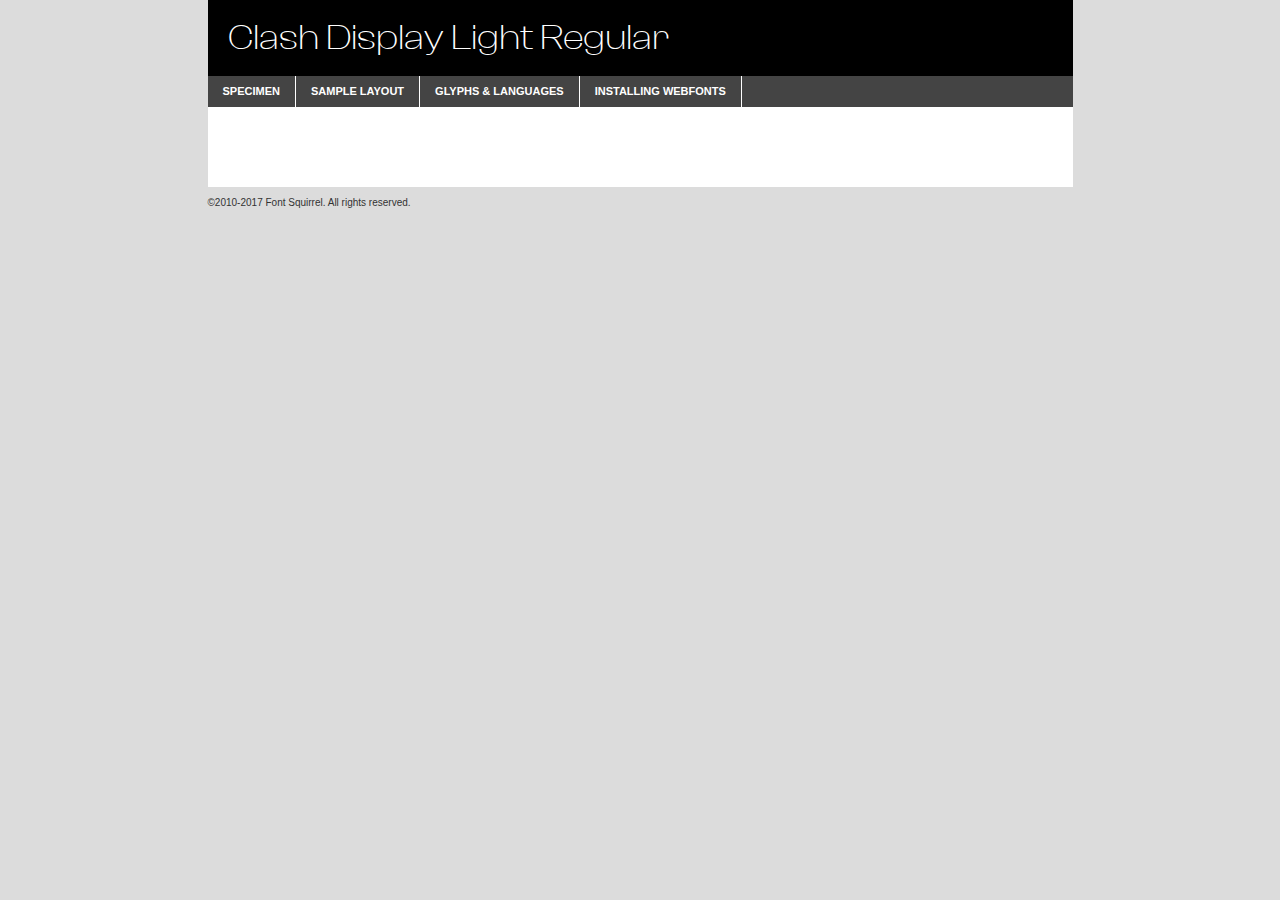
<file: webfontkit-20240404-115750/clashdisplay-light-demo.html>
<!DOCTYPE html PUBLIC "-//W3C//DTD XHTML 1.0 Transitional//EN"
        "http://www.w3.org/TR/xhtml1/DTD/xhtml1-transitional.dtd">

<html xmlns="http://www.w3.org/1999/xhtml" xml:lang="en" lang="en">
<head>
    <meta http-equiv="Content-Type" content="text/html; charset=utf-8"/>
    <script src="http://ajax.googleapis.com/ajax/libs/jquery/1.7.2/jquery.min.js" type="text/javascript" charset="utf-8"></script>
    <script type="text/javascript">
		(function($) {
			$.fn.easyTabs = function(option) {
				var param = jQuery.extend({ fadeSpeed: 'fast', defaultContent: 1, activeClass: 'active' }, option);
				$(this).each(function() {
					var thisId = '#' + this.id;
					if ( param.defaultContent == '' )
					{
						param.defaultContent = 1;
					}
					if ( typeof param.defaultContent == 'number' )
					{
						var defaultTab = $(thisId + ' .tabs li:eq(' + (param.defaultContent - 1) + ') a').attr('href').substr(1);
					}
					else
					{
						var defaultTab = param.defaultContent;
					}
					$(thisId + ' .tabs li a').each(function() {
						var tabToHide = $(this).attr('href').substr(1);
						$('#' + tabToHide).addClass('easytabs-tab-content');
					});
					hideAll();
					changeContent(defaultTab);

					function hideAll() {$(thisId + ' .easytabs-tab-content').hide();}

					function changeContent(tabId)
					{
						hideAll();
						$(thisId + ' .tabs li').removeClass(param.activeClass);
						$(thisId + ' .tabs li a[href=#' + tabId + ']').closest('li').addClass(param.activeClass);
						if ( param.fadeSpeed != 'none' )
						{
							$(thisId + ' #' + tabId).fadeIn(param.fadeSpeed);
						}
						else
						{
							$(thisId + ' #' + tabId).show();
						}
					}

					$(thisId + ' .tabs li').click(function() {
						var tabId = $(this).find('a').attr('href').substr(1);
						changeContent(tabId);
						return false;
					});
				});
			}
		})(jQuery);
    </script>
    <link rel="stylesheet" href="specimen_files/specimen_stylesheet.css" type="text/css" charset="utf-8"/>
    <link rel="stylesheet" href="stylesheet.css" type="text/css" charset="utf-8"/>

    <style type="text/css">
        		body {
			font-family: 'clash_displaylight';
        		}

            </style>

    <title>Clash Display Light Regular Specimen</title>


    <script type="text/javascript" charset="utf-8">
		$(document).ready(function() {
			$('#container').easyTabs({ defaultContent: 1 });
		});
    </script>
</head>

<body>
<div id="container">
    <div id="header">
		Clash Display Light Regular    </div>
    <ul class="tabs">
        <li><a href="#specimen">Specimen</a></li>
        <li><a href="#layout">Sample Layout</a></li>
		        <li><a href="#glyphs">Glyphs &amp; Languages</a></li>
        <li><a href="#installing">Installing Webfonts</a></li>

    </ul>

    <div id="main_content">


        <div id="specimen">

            <div class="section">
                <div class="grid12 firstcol">
                    <div class="huge">AaBb</div>
                </div>
            </div>

            <div class="section">
                <div class="glyph_range">A&#x200B;B&#x200b;C&#x200b;D&#x200b;E&#x200b;F&#x200b;G&#x200b;H&#x200b;I&#x200b;J&#x200b;K&#x200b;L&#x200b;M&#x200b;N&#x200b;O&#x200b;P&#x200b;Q&#x200b;R&#x200b;S&#x200b;T&#x200b;U&#x200b;V&#x200b;W&#x200b;X&#x200b;Y&#x200b;Z&#x200b;a&#x200b;b&#x200b;c&#x200b;d&#x200b;e&#x200b;f&#x200b;g&#x200b;h&#x200b;i&#x200b;j&#x200b;k&#x200b;l&#x200b;m&#x200b;n&#x200b;o&#x200b;p&#x200b;q&#x200b;r&#x200b;s&#x200b;t&#x200b;u&#x200b;v&#x200b;w&#x200b;x&#x200b;y&#x200b;z&#x200b;1&#x200b;2&#x200b;3&#x200b;4&#x200b;5&#x200b;6&#x200b;7&#x200b;8&#x200b;9&#x200b;0&#x200b;&amp;&#x200b;.&#x200b;,&#x200b;?&#x200b;!&#x200b;&#64;&#x200b;(&#x200b;)&#x200b;#&#x200b;$&#x200b;%&#x200b;*&#x200b;+&#x200b;-&#x200b;=&#x200b;:&#x200b;;</div>
            </div>
            <div class="section">
                <div class="grid12 firstcol">
                    <table class="sample_table">
                        <tr>
                            <td>10</td>
                            <td class="size10">abcdefghijklmnopqrstuvwxyzABCDEFGHIJKLMNOPQRSTUVWXYZ0123456789abcdefghijklmnopqrstuvwxyzABCDEFGHIJKLMNOPQRSTUVWXYZ0123456789abcdefghijklmnopqrstuvwxyzABCDEFGHIJKLMNOPQRSTUVWXYZ</td>
                        </tr>
                        <tr>
                            <td>11</td>
                            <td class="size11">abcdefghijklmnopqrstuvwxyzABCDEFGHIJKLMNOPQRSTUVWXYZ0123456789abcdefghijklmnopqrstuvwxyzABCDEFGHIJKLMNOPQRSTUVWXYZ0123456789abcdefghijklmnopqrstuvwxyzABCDEFGHIJKLMNOPQRSTUVWXYZ</td>
                        </tr>
                        <tr>
                            <td>12</td>
                            <td class="size12">abcdefghijklmnopqrstuvwxyzABCDEFGHIJKLMNOPQRSTUVWXYZ0123456789abcdefghijklmnopqrstuvwxyzABCDEFGHIJKLMNOPQRSTUVWXYZ0123456789abcdefghijklmnopqrstuvwxyzABCDEFGHIJKLMNOPQRSTUVWXYZ</td>
                        </tr>
                        <tr>
                            <td>13</td>
                            <td class="size13">abcdefghijklmnopqrstuvwxyzABCDEFGHIJKLMNOPQRSTUVWXYZ0123456789abcdefghijklmnopqrstuvwxyzABCDEFGHIJKLMNOPQRSTUVWXYZ0123456789abcdefghijklmnopqrstuvwxyzABCDEFGHIJKLMNOPQRSTUVWXYZ</td>
                        </tr>
                        <tr>
                            <td>14</td>
                            <td class="size14">abcdefghijklmnopqrstuvwxyzABCDEFGHIJKLMNOPQRSTUVWXYZ0123456789abcdefghijklmnopqrstuvwxyzABCDEFGHIJKLMNOPQRSTUVWXYZ0123456789abcdefghijklmnopqrstuvwxyzABCDEFGHIJKLMNOPQRSTUVWXYZ</td>
                        </tr>
                        <tr>
                            <td>16</td>
                            <td class="size16">abcdefghijklmnopqrstuvwxyzABCDEFGHIJKLMNOPQRSTUVWXYZ0123456789abcdefghijklmnopqrstuvwxyzABCDEFGHIJKLMNOPQRSTUVWXYZ</td>
                        </tr>
                        <tr>
                            <td>18</td>
                            <td class="size18">abcdefghijklmnopqrstuvwxyzABCDEFGHIJKLMNOPQRSTUVWXYZ0123456789abcdefghijklmnopqrstuvwxyzABCDEFGHIJKLMNOPQRSTUVWXYZ</td>
                        </tr>
                        <tr>
                            <td>20</td>
                            <td class="size20">abcdefghijklmnopqrstuvwxyzABCDEFGHIJKLMNOPQRSTUVWXYZ0123456789abcdefghijklmnopqrstuvwxyzABCDEFGHIJKLMNOPQRSTUVWXYZ</td>
                        </tr>
                        <tr>
                            <td>24</td>
                            <td class="size24">abcdefghijklmnopqrstuvwxyzABCDEFGHIJKLMNOPQRSTUVWXYZ0123456789abcdefghijklmnopqrstuvwxyzABCDEFGHIJKLMNOPQRSTUVWXYZ</td>
                        </tr>
                        <tr>
                            <td>30</td>
                            <td class="size30">abcdefghijklmnopqrstuvwxyzABCDEFGHIJKLMNOPQRSTUVWXYZ0123456789abcdefghijklmnopqrstuvwxyzABCDEFGHIJKLMNOPQRSTUVWXYZ</td>
                        </tr>
                        <tr>
                            <td>36</td>
                            <td class="size36">abcdefghijklmnopqrstuvwxyzABCDEFGHIJKLMNOPQRSTUVWXYZ0123456789abcdefghijklmnopqrstuvwxyzABCDEFGHIJKLMNOPQRSTUVWXYZ</td>
                        </tr>
                        <tr>
                            <td>48</td>
                            <td class="size48">abcdefghijklmnopqrstuvwxyzABCDEFGHIJKLMNOPQRSTUVWXYZ0123456789abcdefghijklmnopqrstuvwxyzABCDEFGHIJKLMNOPQRSTUVWXYZ</td>
                        </tr>
                        <tr>
                            <td>60</td>
                            <td class="size60">abcdefghijklmnopqrstuvwxyzABCDEFGHIJKLMNOPQRSTUVWXYZ0123456789abcdefghijklmnopqrstuvwxyzABCDEFGHIJKLMNOPQRSTUVWXYZ</td>
                        </tr>
                        <tr>
                            <td>72</td>
                            <td class="size72">abcdefghijklmnopqrstuvwxyzABCDEFGHIJKLMNOPQRSTUVWXYZ0123456789abcdefghijklmnopqrstuvwxyzABCDEFGHIJKLMNOPQRSTUVWXYZ</td>
                        </tr>
                        <tr>
                            <td>90</td>
                            <td class="size90">abcdefghijklmnopqrstuvwxyzABCDEFGHIJKLMNOPQRSTUVWXYZ0123456789abcdefghijklmnopqrstuvwxyzABCDEFGHIJKLMNOPQRSTUVWXYZ</td>
                        </tr>
                    </table>

                </div>

            </div>


            <div class="section" id="bodycomparison">


                <div id="xheight">
                    <div class="fontbody">&#x25FC;&#x25FC;&#x25FC;&#x25FC;&#x25FC;&#x25FC;&#x25FC;&#x25FC;&#x25FC;&#x25FC;&#x25FC;&#x25FC;&#x25FC;&#x25FC;&#x25FC;&#x25FC;&#x25FC;&#x25FC;&#x25FC;&#x25FC;&#x25FC;&#x25FC;&#x25FC;&#x25FC;&#x25FC;&#x25FC;&#x25FC;&#x25FC;&#x25FC;&#x25FC;&#x25FC;&#x25FC;&#x25FC;&#x25FC;&#x25FC;&#x25FC;&#x25FC;&#x25FC;&#x25FC;&#x25FC;&#x25FC;&#x25FC;&#x25FC;&#x25FC;&#x25FC;&#x25FC;&#x25FC;&#x25FC;&#x25FC;&#x25FC;&#x25FC;&#x25FC;&#x25FC;&#x25FC;&#x25FC;&#x25FC;&#x25FC;&#x25FC;&#x25FC;&#x25FC;&#x25FC;&#x25FC;&#x25FC;&#x25FC;&#x25FC;&#x25FC;&#x25FC;&#x25FC;&#x25FC;&#x25FC;&#x25FC;&#x25FC;&#x25FC;&#x25FC;&#x25FC;&#x25FC;&#x25FC;&#x25FC;&#x25FC;&#x25FC;&#x25FC;&#x25FC;&#x25FC;&#x25FC;&#x25FC;&#x25FC;&#x25FC;&#x25FC;&#x25FC;&#x25FC;&#x25FC;&#x25FC;&#x25FC;&#x25FC;&#x25FC;&#x25FC;&#x25FC;&#x25FC;&#x25FC;body</div>
                    <div class="arialbody">body</div>
                    <div class="verdanabody">body</div>
                    <div class="georgiabody">body</div>
                </div>
                <div class="fontbody" style="z-index:1">
                    body<span>Clash Display Light Regular</span>
                </div>
                <div class="arialbody" style="z-index:1">
                    body<span>Arial</span>
                </div>
                <div class="verdanabody" style="z-index:1">
                    body<span>Verdana</span>
                </div>
                <div class="georgiabody" style="z-index:1">
                    body<span>Georgia</span>
                </div>


            </div>


            <div class="section psample psample_row1" id="">

                <div class="grid2 firstcol">
                    <p class="size10"><span>10.</span>Aenean lacinia bibendum nulla sed consectetur. Fusce dapibus, tellus ac cursus commodo, tortor mauris condimentum nibh, ut fermentum massa justo sit amet risus. Nullam id dolor id nibh ultricies vehicula ut id elit. Cum sociis natoque penatibus et magnis dis parturient montes, nascetur ridiculus mus. Nulla vitae elit libero, a pharetra augue.</p>

                </div>
                <div class="grid3">
                    <p class="size11"><span>11.</span>Aenean lacinia bibendum nulla sed consectetur. Fusce dapibus, tellus ac cursus commodo, tortor mauris condimentum nibh, ut fermentum massa justo sit amet risus. Nullam id dolor id nibh ultricies vehicula ut id elit. Cum sociis natoque penatibus et magnis dis parturient montes, nascetur ridiculus mus. Nulla vitae elit libero, a pharetra augue.</p>

                </div>
                <div class="grid3">
                    <p class="size12"><span>12.</span>Aenean lacinia bibendum nulla sed consectetur. Fusce dapibus, tellus ac cursus commodo, tortor mauris condimentum nibh, ut fermentum massa justo sit amet risus. Nullam id dolor id nibh ultricies vehicula ut id elit. Cum sociis natoque penatibus et magnis dis parturient montes, nascetur ridiculus mus. Nulla vitae elit libero, a pharetra augue.</p>

                </div>
                <div class="grid4">
                    <p class="size13"><span>13.</span>Aenean lacinia bibendum nulla sed consectetur. Fusce dapibus, tellus ac cursus commodo, tortor mauris condimentum nibh, ut fermentum massa justo sit amet risus. Nullam id dolor id nibh ultricies vehicula ut id elit. Cum sociis natoque penatibus et magnis dis parturient montes, nascetur ridiculus mus. Nulla vitae elit libero, a pharetra augue.</p>

                </div>
                <div class="white_blend"></div>

            </div>
            <div class="section psample psample_row2" id="">
                <div class="grid3 firstcol">
                    <p class="size14"><span>14.</span>Aenean lacinia bibendum nulla sed consectetur. Fusce dapibus, tellus ac cursus commodo, tortor mauris condimentum nibh, ut fermentum massa justo sit amet risus. Nullam id dolor id nibh ultricies vehicula ut id elit. Cum sociis natoque penatibus et magnis dis parturient montes, nascetur ridiculus mus. Nulla vitae elit libero, a pharetra augue.</p>

                </div>
                <div class="grid4">
                    <p class="size16"><span>16.</span>Aenean lacinia bibendum nulla sed consectetur. Fusce dapibus, tellus ac cursus commodo, tortor mauris condimentum nibh, ut fermentum massa justo sit amet risus. Nullam id dolor id nibh ultricies vehicula ut id elit. Cum sociis natoque penatibus et magnis dis parturient montes, nascetur ridiculus mus. Nulla vitae elit libero, a pharetra augue.</p>

                </div>
                <div class="grid5">
                    <p class="size18"><span>18.</span>Aenean lacinia bibendum nulla sed consectetur. Fusce dapibus, tellus ac cursus commodo, tortor mauris condimentum nibh, ut fermentum massa justo sit amet risus. Nullam id dolor id nibh ultricies vehicula ut id elit. Cum sociis natoque penatibus et magnis dis parturient montes, nascetur ridiculus mus. Nulla vitae elit libero, a pharetra augue.</p>

                </div>

                <div class="white_blend"></div>

            </div>

            <div class="section psample psample_row3" id="">
                <div class="grid5 firstcol">
                    <p class="size20"><span>20.</span>Aenean lacinia bibendum nulla sed consectetur. Fusce dapibus, tellus ac cursus commodo, tortor mauris condimentum nibh, ut fermentum massa justo sit amet risus. Nullam id dolor id nibh ultricies vehicula ut id elit. Cum sociis natoque penatibus et magnis dis parturient montes, nascetur ridiculus mus. Nulla vitae elit libero, a pharetra augue.</p>
                </div>
                <div class="grid7">
                    <p class="size24"><span>24.</span>Aenean lacinia bibendum nulla sed consectetur. Fusce dapibus, tellus ac cursus commodo, tortor mauris condimentum nibh, ut fermentum massa justo sit amet risus. Nullam id dolor id nibh ultricies vehicula ut id elit. Cum sociis natoque penatibus et magnis dis parturient montes, nascetur ridiculus mus. Nulla vitae elit libero, a pharetra augue.</p>
                </div>

                <div class="white_blend"></div>

            </div>

            <div class="section psample psample_row4" id="">
                <div class="grid12 firstcol">
                    <p class="size30"><span>30.</span>Aenean lacinia bibendum nulla sed consectetur. Fusce dapibus, tellus ac cursus commodo, tortor mauris condimentum nibh, ut fermentum massa justo sit amet risus. Nullam id dolor id nibh ultricies vehicula ut id elit. Cum sociis natoque penatibus et magnis dis parturient montes, nascetur ridiculus mus. Nulla vitae elit libero, a pharetra augue.</p>
                </div>
                <div class="white_blend"></div>

            </div>


            <div class="section psample psample_row1 fullreverse">
                <div class="grid2 firstcol">
                    <p class="size10"><span>10.</span>Aenean lacinia bibendum nulla sed consectetur. Fusce dapibus, tellus ac cursus commodo, tortor mauris condimentum nibh, ut fermentum massa justo sit amet risus. Nullam id dolor id nibh ultricies vehicula ut id elit. Cum sociis natoque penatibus et magnis dis parturient montes, nascetur ridiculus mus. Nulla vitae elit libero, a pharetra augue.</p>

                </div>
                <div class="grid3">
                    <p class="size11"><span>11.</span>Aenean lacinia bibendum nulla sed consectetur. Fusce dapibus, tellus ac cursus commodo, tortor mauris condimentum nibh, ut fermentum massa justo sit amet risus. Nullam id dolor id nibh ultricies vehicula ut id elit. Cum sociis natoque penatibus et magnis dis parturient montes, nascetur ridiculus mus. Nulla vitae elit libero, a pharetra augue.</p>

                </div>
                <div class="grid3">
                    <p class="size12"><span>12.</span>Aenean lacinia bibendum nulla sed consectetur. Fusce dapibus, tellus ac cursus commodo, tortor mauris condimentum nibh, ut fermentum massa justo sit amet risus. Nullam id dolor id nibh ultricies vehicula ut id elit. Cum sociis natoque penatibus et magnis dis parturient montes, nascetur ridiculus mus. Nulla vitae elit libero, a pharetra augue.</p>

                </div>
                <div class="grid4">
                    <p class="size13"><span>13.</span>Aenean lacinia bibendum nulla sed consectetur. Fusce dapibus, tellus ac cursus commodo, tortor mauris condimentum nibh, ut fermentum massa justo sit amet risus. Nullam id dolor id nibh ultricies vehicula ut id elit. Cum sociis natoque penatibus et magnis dis parturient montes, nascetur ridiculus mus. Nulla vitae elit libero, a pharetra augue.</p>

                </div>
                <div class="black_blend"></div>

            </div>

            <div class="section psample psample_row2 fullreverse">
                <div class="grid3 firstcol">
                    <p class="size14"><span>14.</span>Aenean lacinia bibendum nulla sed consectetur. Fusce dapibus, tellus ac cursus commodo, tortor mauris condimentum nibh, ut fermentum massa justo sit amet risus. Nullam id dolor id nibh ultricies vehicula ut id elit. Cum sociis natoque penatibus et magnis dis parturient montes, nascetur ridiculus mus. Nulla vitae elit libero, a pharetra augue.</p>

                </div>
                <div class="grid4">
                    <p class="size16"><span>16.</span>Aenean lacinia bibendum nulla sed consectetur. Fusce dapibus, tellus ac cursus commodo, tortor mauris condimentum nibh, ut fermentum massa justo sit amet risus. Nullam id dolor id nibh ultricies vehicula ut id elit. Cum sociis natoque penatibus et magnis dis parturient montes, nascetur ridiculus mus. Nulla vitae elit libero, a pharetra augue.</p>

                </div>
                <div class="grid5">
                    <p class="size18"><span>18.</span>Aenean lacinia bibendum nulla sed consectetur. Fusce dapibus, tellus ac cursus commodo, tortor mauris condimentum nibh, ut fermentum massa justo sit amet risus. Nullam id dolor id nibh ultricies vehicula ut id elit. Cum sociis natoque penatibus et magnis dis parturient montes, nascetur ridiculus mus. Nulla vitae elit libero, a pharetra augue.</p>

                </div>
                <div class="black_blend"></div>

            </div>

            <div class="section psample fullreverse psample_row3" id="">
                <div class="grid5 firstcol">
                    <p class="size20"><span>20.</span>Aenean lacinia bibendum nulla sed consectetur. Fusce dapibus, tellus ac cursus commodo, tortor mauris condimentum nibh, ut fermentum massa justo sit amet risus. Nullam id dolor id nibh ultricies vehicula ut id elit. Cum sociis natoque penatibus et magnis dis parturient montes, nascetur ridiculus mus. Nulla vitae elit libero, a pharetra augue.</p>
                </div>
                <div class="grid7">
                    <p class="size24"><span>24.</span>Aenean lacinia bibendum nulla sed consectetur. Fusce dapibus, tellus ac cursus commodo, tortor mauris condimentum nibh, ut fermentum massa justo sit amet risus. Nullam id dolor id nibh ultricies vehicula ut id elit. Cum sociis natoque penatibus et magnis dis parturient montes, nascetur ridiculus mus. Nulla vitae elit libero, a pharetra augue.</p>
                </div>

                <div class="black_blend"></div>

            </div>

            <div class="section psample fullreverse psample_row4" id="" style="border-bottom: 20px #000 solid;">
                <div class="grid12 firstcol">
                    <p class="size30"><span>30.</span>Aenean lacinia bibendum nulla sed consectetur. Fusce dapibus, tellus ac cursus commodo, tortor mauris condimentum nibh, ut fermentum massa justo sit amet risus. Nullam id dolor id nibh ultricies vehicula ut id elit. Cum sociis natoque penatibus et magnis dis parturient montes, nascetur ridiculus mus. Nulla vitae elit libero, a pharetra augue.</p>
                </div>
                <div class="black_blend"></div>

            </div>


        </div>

        <div id="layout">

            <div class="section">

                <div class="grid12 firstcol">
                    <h1>Lorem Ipsum Dolor</h1>
                    <h2>Etiam porta sem malesuada magna mollis euismod</h2>

                    <p class="byline">By <a href="#link">Aenean Lacinia</a></p>
                </div>
            </div>
            <div class="section">
                <div class="grid8 firstcol">
                    <p class="large">Donec sed odio dui. Morbi leo risus, porta ac consectetur ac, vestibulum at eros. Fusce dapibus, tellus ac cursus commodo, tortor mauris condimentum nibh, ut fermentum massa justo sit amet risus. </p>


                    <h3>Pellentesque ornare sem</h3>

                    <p>Maecenas sed diam eget risus varius blandit sit amet non magna. Maecenas faucibus mollis interdum. Donec ullamcorper nulla non metus auctor fringilla. Nullam id dolor id nibh ultricies vehicula ut id elit. Nullam id dolor id nibh ultricies vehicula ut id elit. </p>

                    <p>Aenean eu leo quam. Pellentesque ornare sem lacinia quam venenatis vestibulum. Lorem ipsum dolor sit amet, consectetur adipiscing elit. Cum sociis natoque penatibus et magnis dis parturient montes, nascetur ridiculus mus. </p>

                    <p>Nulla vitae elit libero, a pharetra augue. Praesent commodo cursus magna, vel scelerisque nisl consectetur et. Aenean lacinia bibendum nulla sed consectetur. </p>

                    <p>Nullam quis risus eget urna mollis ornare vel eu leo. Nullam quis risus eget urna mollis ornare vel eu leo. Maecenas sed diam eget risus varius blandit sit amet non magna. Donec ullamcorper nulla non metus auctor fringilla. </p>

                    <h3>Cras mattis consectetur</h3>

                    <p>Aenean eu leo quam. Pellentesque ornare sem lacinia quam venenatis vestibulum. Aenean lacinia bibendum nulla sed consectetur. Integer posuere erat a ante venenatis dapibus posuere velit aliquet. Cras mattis consectetur purus sit amet fermentum. </p>

                    <p>Nullam id dolor id nibh ultricies vehicula ut id elit. Nullam quis risus eget urna mollis ornare vel eu leo. Cras mattis consectetur purus sit amet fermentum.</p>
                </div>

                <div class="grid4 sidebar">

                    <div class="box reverse">
                        <p class="last">Nullam quis risus eget urna mollis ornare vel eu leo. Donec ullamcorper nulla non metus auctor fringilla. Cras mattis consectetur purus sit amet fermentum. Sed posuere consectetur est at lobortis. Lorem ipsum dolor sit amet, consectetur adipiscing elit. </p>
                    </div>

                    <p class="caption">Maecenas sed diam eget risus varius.</p>

                    <p>Vestibulum id ligula porta felis euismod semper. Integer posuere erat a ante venenatis dapibus posuere velit aliquet. Vestibulum id ligula porta felis euismod semper. Sed posuere consectetur est at lobortis. Maecenas sed diam eget risus varius blandit sit amet non magna. Fusce dapibus, tellus ac cursus commodo, tortor mauris condimentum nibh, ut fermentum massa justo sit amet risus. </p>


                    <p>Duis mollis, est non commodo luctus, nisi erat porttitor ligula, eget lacinia odio sem nec elit. Aenean lacinia bibendum nulla sed consectetur. Vivamus sagittis lacus vel augue laoreet rutrum faucibus dolor auctor. Aenean lacinia bibendum nulla sed consectetur. Nullam quis risus eget urna mollis ornare vel eu leo. </p>

                    <p>Praesent commodo cursus magna, vel scelerisque nisl consectetur et. Donec ullamcorper nulla non metus auctor fringilla. Maecenas faucibus mollis interdum. Fusce dapibus, tellus ac cursus commodo, tortor mauris condimentum nibh, ut fermentum massa justo sit amet risus. </p>

                </div>
            </div>

        </div>


		

        <div id="glyphs">
            <div class="section">
                <div class="grid12 firstcol">

                    <h1>Language Support</h1>
                    <p>The subset of Clash Display Light Regular in this kit supports the following languages:<br/>

						Albanian, Basque, Breton, Chamorro, Danish, Dutch, English, Faroese, Finnish, French, Frisian, Galician, German, Icelandic, Italian, Malagasy, Norwegian, Portuguese, Spanish, Alsatian, Aragonese, Arapaho, Arrernte, Asturian, Aymara, Bislama, Cebuano, Corsican, Fijian, French_creole, Genoese, Gilbertese, Greenlandic, Haitian_creole, Hiligaynon, Hmong, Hopi, Ibanag, Iloko_ilokano, Indonesian, Interglossa_glosa, Interlingua, Irish_gaelic, Jerriais, Lojban, Lombard, Luxembourgeois, Manx, Mohawk, Norfolk_pitcairnese, Occitan, Oromo, Pangasinan, Papiamento, Piedmontese, Potawatomi, Rhaeto-romance, Romansh, Rotokas, Sami_lule, Samoan, Sardinian, Scots_gaelic, Seychelles_creole, Shona, Sicilian, Somali, Southern_ndebele, Swahili, Swati_swazi, Tagalog_filipino_pilipino, Tetum, Tok_pisin, Uyghur_latinized, Volapuk, Walloon, Warlpiri, Xhosa, Yapese, Zulu, Latinbasic, Demo                    </p>
                    <h1>Glyph Chart</h1>
                    <p>The subset of Clash Display Light Regular in this kit includes all the glyphs listed below. Unicode entities are included above each glyph to help you insert individual characters into your layout.</p>
                    <div id="glyph_chart">

																				                                <div><p>&amp;#13;</p>&#13;</div>
																				                                <div><p>&amp;#32;</p>&#32;</div>
																				                                <div><p>&amp;#33;</p>&#33;</div>
																				                                <div><p>&amp;#34;</p>&#34;</div>
																				                                <div><p>&amp;#35;</p>&#35;</div>
																				                                <div><p>&amp;#36;</p>&#36;</div>
																				                                <div><p>&amp;#37;</p>&#37;</div>
																				                                <div><p>&amp;#38;</p>&#38;</div>
																				                                <div><p>&amp;#39;</p>&#39;</div>
																				                                <div><p>&amp;#40;</p>&#40;</div>
																				                                <div><p>&amp;#41;</p>&#41;</div>
																				                                <div><p>&amp;#42;</p>&#42;</div>
																				                                <div><p>&amp;#43;</p>&#43;</div>
																				                                <div><p>&amp;#44;</p>&#44;</div>
																				                                <div><p>&amp;#45;</p>&#45;</div>
																				                                <div><p>&amp;#46;</p>&#46;</div>
																				                                <div><p>&amp;#47;</p>&#47;</div>
																				                                <div><p>&amp;#48;</p>&#48;</div>
																				                                <div><p>&amp;#49;</p>&#49;</div>
																				                                <div><p>&amp;#50;</p>&#50;</div>
																				                                <div><p>&amp;#51;</p>&#51;</div>
																				                                <div><p>&amp;#52;</p>&#52;</div>
																				                                <div><p>&amp;#53;</p>&#53;</div>
																				                                <div><p>&amp;#54;</p>&#54;</div>
																				                                <div><p>&amp;#55;</p>&#55;</div>
																				                                <div><p>&amp;#56;</p>&#56;</div>
																				                                <div><p>&amp;#57;</p>&#57;</div>
																				                                <div><p>&amp;#58;</p>&#58;</div>
																				                                <div><p>&amp;#59;</p>&#59;</div>
																				                                <div><p>&amp;#60;</p>&#60;</div>
																				                                <div><p>&amp;#61;</p>&#61;</div>
																				                                <div><p>&amp;#62;</p>&#62;</div>
																				                                <div><p>&amp;#63;</p>&#63;</div>
																				                                <div><p>&amp;#64;</p>&#64;</div>
																				                                <div><p>&amp;#65;</p>&#65;</div>
																				                                <div><p>&amp;#66;</p>&#66;</div>
																				                                <div><p>&amp;#67;</p>&#67;</div>
																				                                <div><p>&amp;#68;</p>&#68;</div>
																				                                <div><p>&amp;#69;</p>&#69;</div>
																				                                <div><p>&amp;#70;</p>&#70;</div>
																				                                <div><p>&amp;#71;</p>&#71;</div>
																				                                <div><p>&amp;#72;</p>&#72;</div>
																				                                <div><p>&amp;#73;</p>&#73;</div>
																				                                <div><p>&amp;#74;</p>&#74;</div>
																				                                <div><p>&amp;#75;</p>&#75;</div>
																				                                <div><p>&amp;#76;</p>&#76;</div>
																				                                <div><p>&amp;#77;</p>&#77;</div>
																				                                <div><p>&amp;#78;</p>&#78;</div>
																				                                <div><p>&amp;#79;</p>&#79;</div>
																				                                <div><p>&amp;#80;</p>&#80;</div>
																				                                <div><p>&amp;#81;</p>&#81;</div>
																				                                <div><p>&amp;#82;</p>&#82;</div>
																				                                <div><p>&amp;#83;</p>&#83;</div>
																				                                <div><p>&amp;#84;</p>&#84;</div>
																				                                <div><p>&amp;#85;</p>&#85;</div>
																				                                <div><p>&amp;#86;</p>&#86;</div>
																				                                <div><p>&amp;#87;</p>&#87;</div>
																				                                <div><p>&amp;#88;</p>&#88;</div>
																				                                <div><p>&amp;#89;</p>&#89;</div>
																				                                <div><p>&amp;#90;</p>&#90;</div>
																				                                <div><p>&amp;#91;</p>&#91;</div>
																				                                <div><p>&amp;#92;</p>&#92;</div>
																				                                <div><p>&amp;#93;</p>&#93;</div>
																				                                <div><p>&amp;#94;</p>&#94;</div>
																				                                <div><p>&amp;#95;</p>&#95;</div>
																				                                <div><p>&amp;#97;</p>&#97;</div>
																				                                <div><p>&amp;#98;</p>&#98;</div>
																				                                <div><p>&amp;#99;</p>&#99;</div>
																				                                <div><p>&amp;#100;</p>&#100;</div>
																				                                <div><p>&amp;#101;</p>&#101;</div>
																				                                <div><p>&amp;#102;</p>&#102;</div>
																				                                <div><p>&amp;#103;</p>&#103;</div>
																				                                <div><p>&amp;#104;</p>&#104;</div>
																				                                <div><p>&amp;#105;</p>&#105;</div>
																				                                <div><p>&amp;#106;</p>&#106;</div>
																				                                <div><p>&amp;#107;</p>&#107;</div>
																				                                <div><p>&amp;#108;</p>&#108;</div>
																				                                <div><p>&amp;#109;</p>&#109;</div>
																				                                <div><p>&amp;#110;</p>&#110;</div>
																				                                <div><p>&amp;#111;</p>&#111;</div>
																				                                <div><p>&amp;#112;</p>&#112;</div>
																				                                <div><p>&amp;#113;</p>&#113;</div>
																				                                <div><p>&amp;#114;</p>&#114;</div>
																				                                <div><p>&amp;#115;</p>&#115;</div>
																				                                <div><p>&amp;#116;</p>&#116;</div>
																				                                <div><p>&amp;#117;</p>&#117;</div>
																				                                <div><p>&amp;#118;</p>&#118;</div>
																				                                <div><p>&amp;#119;</p>&#119;</div>
																				                                <div><p>&amp;#120;</p>&#120;</div>
																				                                <div><p>&amp;#121;</p>&#121;</div>
																				                                <div><p>&amp;#122;</p>&#122;</div>
																				                                <div><p>&amp;#123;</p>&#123;</div>
																				                                <div><p>&amp;#124;</p>&#124;</div>
																				                                <div><p>&amp;#125;</p>&#125;</div>
																				                                <div><p>&amp;#126;</p>&#126;</div>
																				                                <div><p>&amp;#160;</p>&#160;</div>
																				                                <div><p>&amp;#161;</p>&#161;</div>
																				                                <div><p>&amp;#162;</p>&#162;</div>
																				                                <div><p>&amp;#163;</p>&#163;</div>
																				                                <div><p>&amp;#165;</p>&#165;</div>
																				                                <div><p>&amp;#166;</p>&#166;</div>
																				                                <div><p>&amp;#167;</p>&#167;</div>
																				                                <div><p>&amp;#169;</p>&#169;</div>
																				                                <div><p>&amp;#170;</p>&#170;</div>
																				                                <div><p>&amp;#171;</p>&#171;</div>
																				                                <div><p>&amp;#173;</p>&#173;</div>
																				                                <div><p>&amp;#174;</p>&#174;</div>
																				                                <div><p>&amp;#176;</p>&#176;</div>
																				                                <div><p>&amp;#177;</p>&#177;</div>
																				                                <div><p>&amp;#178;</p>&#178;</div>
																				                                <div><p>&amp;#179;</p>&#179;</div>
																				                                <div><p>&amp;#182;</p>&#182;</div>
																				                                <div><p>&amp;#183;</p>&#183;</div>
																				                                <div><p>&amp;#185;</p>&#185;</div>
																				                                <div><p>&amp;#186;</p>&#186;</div>
																				                                <div><p>&amp;#187;</p>&#187;</div>
																				                                <div><p>&amp;#188;</p>&#188;</div>
																				                                <div><p>&amp;#189;</p>&#189;</div>
																				                                <div><p>&amp;#190;</p>&#190;</div>
																				                                <div><p>&amp;#191;</p>&#191;</div>
																				                                <div><p>&amp;#192;</p>&#192;</div>
																				                                <div><p>&amp;#193;</p>&#193;</div>
																				                                <div><p>&amp;#194;</p>&#194;</div>
																				                                <div><p>&amp;#195;</p>&#195;</div>
																				                                <div><p>&amp;#196;</p>&#196;</div>
																				                                <div><p>&amp;#197;</p>&#197;</div>
																				                                <div><p>&amp;#198;</p>&#198;</div>
																				                                <div><p>&amp;#199;</p>&#199;</div>
																				                                <div><p>&amp;#200;</p>&#200;</div>
																				                                <div><p>&amp;#201;</p>&#201;</div>
																				                                <div><p>&amp;#202;</p>&#202;</div>
																				                                <div><p>&amp;#203;</p>&#203;</div>
																				                                <div><p>&amp;#204;</p>&#204;</div>
																				                                <div><p>&amp;#205;</p>&#205;</div>
																				                                <div><p>&amp;#206;</p>&#206;</div>
																				                                <div><p>&amp;#207;</p>&#207;</div>
																				                                <div><p>&amp;#208;</p>&#208;</div>
																				                                <div><p>&amp;#209;</p>&#209;</div>
																				                                <div><p>&amp;#210;</p>&#210;</div>
																				                                <div><p>&amp;#211;</p>&#211;</div>
																				                                <div><p>&amp;#212;</p>&#212;</div>
																				                                <div><p>&amp;#213;</p>&#213;</div>
																				                                <div><p>&amp;#214;</p>&#214;</div>
																				                                <div><p>&amp;#215;</p>&#215;</div>
																				                                <div><p>&amp;#216;</p>&#216;</div>
																				                                <div><p>&amp;#217;</p>&#217;</div>
																				                                <div><p>&amp;#218;</p>&#218;</div>
																				                                <div><p>&amp;#219;</p>&#219;</div>
																				                                <div><p>&amp;#220;</p>&#220;</div>
																				                                <div><p>&amp;#221;</p>&#221;</div>
																				                                <div><p>&amp;#222;</p>&#222;</div>
																				                                <div><p>&amp;#223;</p>&#223;</div>
																				                                <div><p>&amp;#224;</p>&#224;</div>
																				                                <div><p>&amp;#225;</p>&#225;</div>
																				                                <div><p>&amp;#226;</p>&#226;</div>
																				                                <div><p>&amp;#227;</p>&#227;</div>
																				                                <div><p>&amp;#228;</p>&#228;</div>
																				                                <div><p>&amp;#229;</p>&#229;</div>
																				                                <div><p>&amp;#230;</p>&#230;</div>
																				                                <div><p>&amp;#231;</p>&#231;</div>
																				                                <div><p>&amp;#232;</p>&#232;</div>
																				                                <div><p>&amp;#233;</p>&#233;</div>
																				                                <div><p>&amp;#234;</p>&#234;</div>
																				                                <div><p>&amp;#235;</p>&#235;</div>
																				                                <div><p>&amp;#236;</p>&#236;</div>
																				                                <div><p>&amp;#237;</p>&#237;</div>
																				                                <div><p>&amp;#238;</p>&#238;</div>
																				                                <div><p>&amp;#239;</p>&#239;</div>
																				                                <div><p>&amp;#240;</p>&#240;</div>
																				                                <div><p>&amp;#241;</p>&#241;</div>
																				                                <div><p>&amp;#242;</p>&#242;</div>
																				                                <div><p>&amp;#243;</p>&#243;</div>
																				                                <div><p>&amp;#244;</p>&#244;</div>
																				                                <div><p>&amp;#245;</p>&#245;</div>
																				                                <div><p>&amp;#246;</p>&#246;</div>
																				                                <div><p>&amp;#247;</p>&#247;</div>
																				                                <div><p>&amp;#248;</p>&#248;</div>
																				                                <div><p>&amp;#249;</p>&#249;</div>
																				                                <div><p>&amp;#250;</p>&#250;</div>
																				                                <div><p>&amp;#251;</p>&#251;</div>
																				                                <div><p>&amp;#252;</p>&#252;</div>
																				                                <div><p>&amp;#253;</p>&#253;</div>
																				                                <div><p>&amp;#254;</p>&#254;</div>
																				                                <div><p>&amp;#255;</p>&#255;</div>
																				                                <div><p>&amp;#338;</p>&#338;</div>
																				                                <div><p>&amp;#339;</p>&#339;</div>
																				                                <div><p>&amp;#376;</p>&#376;</div>
																				                                <div><p>&amp;#8192;</p>&#8192;</div>
																				                                <div><p>&amp;#8193;</p>&#8193;</div>
																				                                <div><p>&amp;#8194;</p>&#8194;</div>
																				                                <div><p>&amp;#8195;</p>&#8195;</div>
																				                                <div><p>&amp;#8196;</p>&#8196;</div>
																				                                <div><p>&amp;#8197;</p>&#8197;</div>
																				                                <div><p>&amp;#8198;</p>&#8198;</div>
																				                                <div><p>&amp;#8199;</p>&#8199;</div>
																				                                <div><p>&amp;#8200;</p>&#8200;</div>
																				                                <div><p>&amp;#8201;</p>&#8201;</div>
																				                                <div><p>&amp;#8202;</p>&#8202;</div>
																				                                <div><p>&amp;#8208;</p>&#8208;</div>
																				                                <div><p>&amp;#8209;</p>&#8209;</div>
																				                                <div><p>&amp;#8210;</p>&#8210;</div>
																				                                <div><p>&amp;#8211;</p>&#8211;</div>
																				                                <div><p>&amp;#8212;</p>&#8212;</div>
																				                                <div><p>&amp;#8216;</p>&#8216;</div>
																				                                <div><p>&amp;#8217;</p>&#8217;</div>
																				                                <div><p>&amp;#8218;</p>&#8218;</div>
																				                                <div><p>&amp;#8220;</p>&#8220;</div>
																				                                <div><p>&amp;#8221;</p>&#8221;</div>
																				                                <div><p>&amp;#8222;</p>&#8222;</div>
																				                                <div><p>&amp;#8226;</p>&#8226;</div>
																				                                <div><p>&amp;#8230;</p>&#8230;</div>
																				                                <div><p>&amp;#8239;</p>&#8239;</div>
																				                                <div><p>&amp;#8249;</p>&#8249;</div>
																				                                <div><p>&amp;#8250;</p>&#8250;</div>
																				                                <div><p>&amp;#8287;</p>&#8287;</div>
																				                                <div><p>&amp;#8364;</p>&#8364;</div>
																				                                <div><p>&amp;#8482;</p>&#8482;</div>
																				                                <div><p>&amp;#9724;</p>&#9724;</div>
																				                                <div><p>&amp;#64257;</p>&#64257;</div>
																				                                <div><p>&amp;#64258;</p>&#64258;</div>
																				                                <div><p>&amp;#64259;</p>&#64259;</div>
																				                                <div><p>&amp;#64260;</p>&#64260;</div>
																																																										                    </div>
                </div>


            </div>
        </div>


        <div id="specs">

        </div>

        <div id="installing">
            <div class="section">
                <div class="grid7 firstcol">
                    <h1>Installing Webfonts</h1>

                    <p>Webfonts are supported by all major browser platforms but not all in the same way. There are currently four different font formats that must be included in order to target all browsers. This includes TTF, WOFF, EOT and SVG.</p>

                    <h2>1. Upload your webfonts</h2>
                    <p>You must upload your webfont kit to your website. They should be in or near the same directory as your CSS files.</p>

                    <h2>2. Include the webfont stylesheet</h2>
                    <p>A special CSS @font-face declaration helps the various browsers select the appropriate font it needs without causing you a bunch of headaches. Learn more about this syntax by reading the <a href="https://www.fontspring.com/blog/further-hardening-of-the-bulletproof-syntax">Fontspring blog post</a> about it. The code for it is as follows:</p>


                    <code>
                        @font-face{
                        font-family: 'MyWebFont';
                        src: url('WebFont.eot');
                        src: url('WebFont.eot?#iefix') format('embedded-opentype'),
                        url('WebFont.woff') format('woff'),
                        url('WebFont.ttf') format('truetype'),
                        url('WebFont.svg#webfont') format('svg');
                        }
                    </code>

                    <p>We've already gone ahead and generated the code for you. All you have to do is link to the stylesheet in your HTML, like this:</p>
                    <code>&lt;link rel=&quot;stylesheet&quot; href=&quot;stylesheet.css&quot; type=&quot;text/css&quot; charset=&quot;utf-8&quot; /&gt;</code>

                    <h2>3. Modify your own stylesheet</h2>
                    <p>To take advantage of your new fonts, you must tell your stylesheet to use them. Look at the original @font-face declaration above and find the property called "font-family." The name linked there will be what you use to reference the font. Prepend that webfont name to the font stack in the "font-family" property, inside the selector you want to change. For example:</p>
                    <code>p { font-family: 'WebFont', Arial, sans-serif; }</code>

                    <h2>4. Test</h2>
                    <p>Getting webfonts to work cross-browser <em>can</em> be tricky. Use the information in the sidebar to help you if you find that fonts aren't loading in a particular browser.</p>
                </div>

                <div class="grid5 sidebar">
                    <div class="box">
                        <h2>Troubleshooting<br/>Font-Face Problems</h2>
                        <p>Having trouble getting your webfonts to load in your new website? Here are some tips to sort out what might be the problem.</p>

                        <h3>Fonts not showing in any browser</h3>

                        <p>This sounds like you need to work on the plumbing. You either did not upload the fonts to the correct directory, or you did not link the fonts properly in the CSS. If you've confirmed that all this is correct and you still have a problem, take a look at your .htaccess file and see if requests are getting intercepted.</p>

                        <h3>Fonts not loading in iPhone or iPad</h3>

                        <p>The most common problem here is that you are serving the fonts from an IIS server. IIS refuses to serve files that have unknown MIME types. If that is the case, you must set the MIME type for SVG to "image/svg+xml" in the server settings. Follow these instructions from Microsoft if you need help.</p>

                        <h3>Fonts not loading in Firefox</h3>

                        <p>The primary reason for this failure? You are still using a version Firefox older than 3.5. So upgrade already! If that isn't it, then you are very likely serving fonts from a different domain. Firefox requires that all font assets be served from the same domain. Lastly it is possible that you need to add WOFF to your list of MIME types (if you are serving via IIS.)</p>

                        <h3>Fonts not loading in IE</h3>

                        <p>Are you looking at Internet Explorer on an actual Windows machine or are you cheating by using a service like Adobe BrowserLab? Many of these screenshot services do not render @font-face for IE. Best to test it on a real machine.</p>

                        <h3>Fonts not loading in IE9</h3>

                        <p>IE9, like Firefox, requires that fonts be served from the same domain as the website. Make sure that is the case.</p>
                    </div>
                </div>
            </div>

        </div>

    </div>
    <div id="footer">
        <p>&copy;2010-2017 Font Squirrel. All rights reserved.</p>
    </div>
</div>
</body>
</html>
</file>
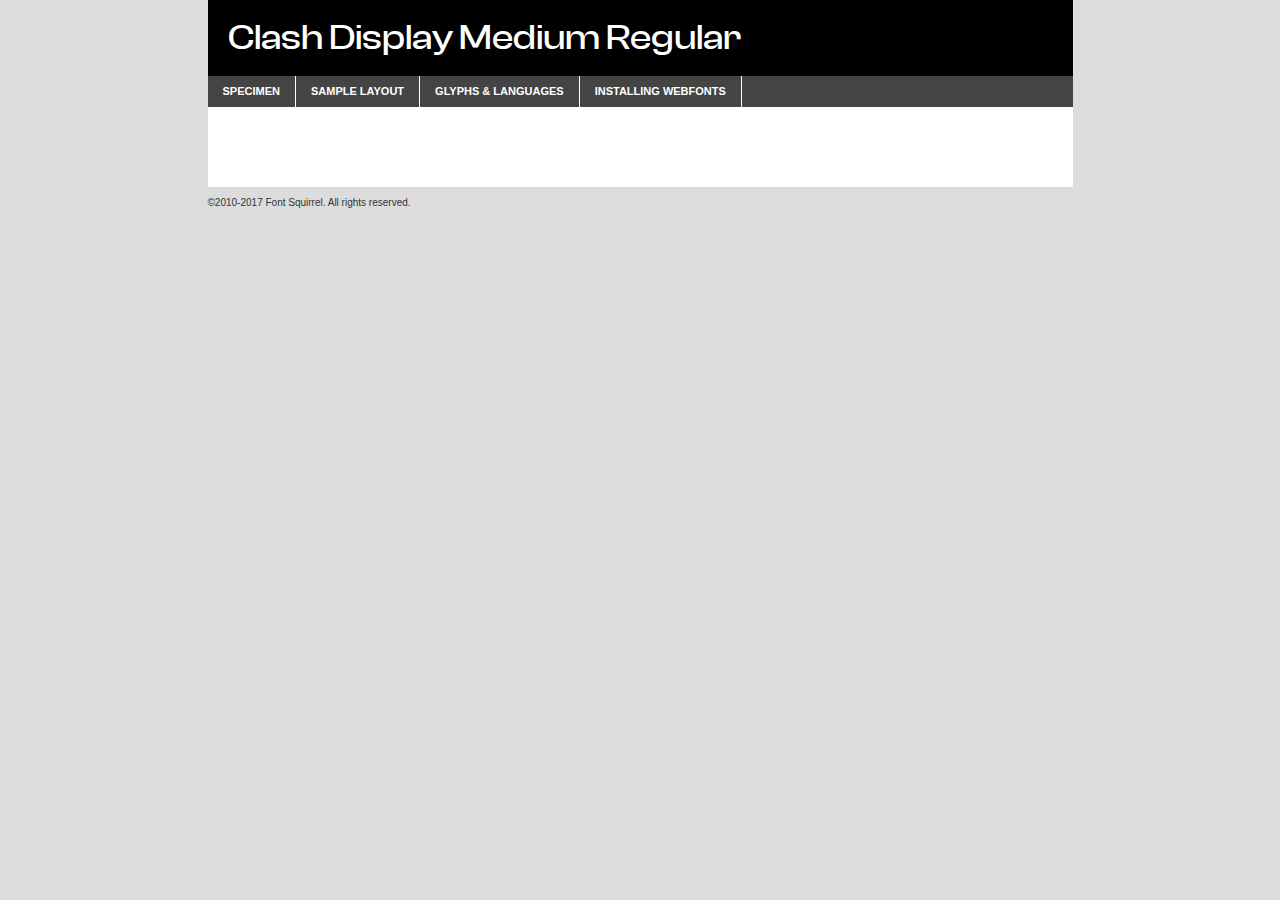
<file: webfontkit-20240404-115750/clashdisplay-medium-demo.html>
<!DOCTYPE html PUBLIC "-//W3C//DTD XHTML 1.0 Transitional//EN"
        "http://www.w3.org/TR/xhtml1/DTD/xhtml1-transitional.dtd">

<html xmlns="http://www.w3.org/1999/xhtml" xml:lang="en" lang="en">
<head>
    <meta http-equiv="Content-Type" content="text/html; charset=utf-8"/>
    <script src="http://ajax.googleapis.com/ajax/libs/jquery/1.7.2/jquery.min.js" type="text/javascript" charset="utf-8"></script>
    <script type="text/javascript">
		(function($) {
			$.fn.easyTabs = function(option) {
				var param = jQuery.extend({ fadeSpeed: 'fast', defaultContent: 1, activeClass: 'active' }, option);
				$(this).each(function() {
					var thisId = '#' + this.id;
					if ( param.defaultContent == '' )
					{
						param.defaultContent = 1;
					}
					if ( typeof param.defaultContent == 'number' )
					{
						var defaultTab = $(thisId + ' .tabs li:eq(' + (param.defaultContent - 1) + ') a').attr('href').substr(1);
					}
					else
					{
						var defaultTab = param.defaultContent;
					}
					$(thisId + ' .tabs li a').each(function() {
						var tabToHide = $(this).attr('href').substr(1);
						$('#' + tabToHide).addClass('easytabs-tab-content');
					});
					hideAll();
					changeContent(defaultTab);

					function hideAll() {$(thisId + ' .easytabs-tab-content').hide();}

					function changeContent(tabId)
					{
						hideAll();
						$(thisId + ' .tabs li').removeClass(param.activeClass);
						$(thisId + ' .tabs li a[href=#' + tabId + ']').closest('li').addClass(param.activeClass);
						if ( param.fadeSpeed != 'none' )
						{
							$(thisId + ' #' + tabId).fadeIn(param.fadeSpeed);
						}
						else
						{
							$(thisId + ' #' + tabId).show();
						}
					}

					$(thisId + ' .tabs li').click(function() {
						var tabId = $(this).find('a').attr('href').substr(1);
						changeContent(tabId);
						return false;
					});
				});
			}
		})(jQuery);
    </script>
    <link rel="stylesheet" href="specimen_files/specimen_stylesheet.css" type="text/css" charset="utf-8"/>
    <link rel="stylesheet" href="stylesheet.css" type="text/css" charset="utf-8"/>

    <style type="text/css">
        		body {
			font-family: 'clash_displaymedium';
        		}

            </style>

    <title>Clash Display Medium Regular Specimen</title>


    <script type="text/javascript" charset="utf-8">
		$(document).ready(function() {
			$('#container').easyTabs({ defaultContent: 1 });
		});
    </script>
</head>

<body>
<div id="container">
    <div id="header">
		Clash Display Medium Regular    </div>
    <ul class="tabs">
        <li><a href="#specimen">Specimen</a></li>
        <li><a href="#layout">Sample Layout</a></li>
		        <li><a href="#glyphs">Glyphs &amp; Languages</a></li>
        <li><a href="#installing">Installing Webfonts</a></li>

    </ul>

    <div id="main_content">


        <div id="specimen">

            <div class="section">
                <div class="grid12 firstcol">
                    <div class="huge">AaBb</div>
                </div>
            </div>

            <div class="section">
                <div class="glyph_range">A&#x200B;B&#x200b;C&#x200b;D&#x200b;E&#x200b;F&#x200b;G&#x200b;H&#x200b;I&#x200b;J&#x200b;K&#x200b;L&#x200b;M&#x200b;N&#x200b;O&#x200b;P&#x200b;Q&#x200b;R&#x200b;S&#x200b;T&#x200b;U&#x200b;V&#x200b;W&#x200b;X&#x200b;Y&#x200b;Z&#x200b;a&#x200b;b&#x200b;c&#x200b;d&#x200b;e&#x200b;f&#x200b;g&#x200b;h&#x200b;i&#x200b;j&#x200b;k&#x200b;l&#x200b;m&#x200b;n&#x200b;o&#x200b;p&#x200b;q&#x200b;r&#x200b;s&#x200b;t&#x200b;u&#x200b;v&#x200b;w&#x200b;x&#x200b;y&#x200b;z&#x200b;1&#x200b;2&#x200b;3&#x200b;4&#x200b;5&#x200b;6&#x200b;7&#x200b;8&#x200b;9&#x200b;0&#x200b;&amp;&#x200b;.&#x200b;,&#x200b;?&#x200b;!&#x200b;&#64;&#x200b;(&#x200b;)&#x200b;#&#x200b;$&#x200b;%&#x200b;*&#x200b;+&#x200b;-&#x200b;=&#x200b;:&#x200b;;</div>
            </div>
            <div class="section">
                <div class="grid12 firstcol">
                    <table class="sample_table">
                        <tr>
                            <td>10</td>
                            <td class="size10">abcdefghijklmnopqrstuvwxyzABCDEFGHIJKLMNOPQRSTUVWXYZ0123456789abcdefghijklmnopqrstuvwxyzABCDEFGHIJKLMNOPQRSTUVWXYZ0123456789abcdefghijklmnopqrstuvwxyzABCDEFGHIJKLMNOPQRSTUVWXYZ</td>
                        </tr>
                        <tr>
                            <td>11</td>
                            <td class="size11">abcdefghijklmnopqrstuvwxyzABCDEFGHIJKLMNOPQRSTUVWXYZ0123456789abcdefghijklmnopqrstuvwxyzABCDEFGHIJKLMNOPQRSTUVWXYZ0123456789abcdefghijklmnopqrstuvwxyzABCDEFGHIJKLMNOPQRSTUVWXYZ</td>
                        </tr>
                        <tr>
                            <td>12</td>
                            <td class="size12">abcdefghijklmnopqrstuvwxyzABCDEFGHIJKLMNOPQRSTUVWXYZ0123456789abcdefghijklmnopqrstuvwxyzABCDEFGHIJKLMNOPQRSTUVWXYZ0123456789abcdefghijklmnopqrstuvwxyzABCDEFGHIJKLMNOPQRSTUVWXYZ</td>
                        </tr>
                        <tr>
                            <td>13</td>
                            <td class="size13">abcdefghijklmnopqrstuvwxyzABCDEFGHIJKLMNOPQRSTUVWXYZ0123456789abcdefghijklmnopqrstuvwxyzABCDEFGHIJKLMNOPQRSTUVWXYZ0123456789abcdefghijklmnopqrstuvwxyzABCDEFGHIJKLMNOPQRSTUVWXYZ</td>
                        </tr>
                        <tr>
                            <td>14</td>
                            <td class="size14">abcdefghijklmnopqrstuvwxyzABCDEFGHIJKLMNOPQRSTUVWXYZ0123456789abcdefghijklmnopqrstuvwxyzABCDEFGHIJKLMNOPQRSTUVWXYZ0123456789abcdefghijklmnopqrstuvwxyzABCDEFGHIJKLMNOPQRSTUVWXYZ</td>
                        </tr>
                        <tr>
                            <td>16</td>
                            <td class="size16">abcdefghijklmnopqrstuvwxyzABCDEFGHIJKLMNOPQRSTUVWXYZ0123456789abcdefghijklmnopqrstuvwxyzABCDEFGHIJKLMNOPQRSTUVWXYZ</td>
                        </tr>
                        <tr>
                            <td>18</td>
                            <td class="size18">abcdefghijklmnopqrstuvwxyzABCDEFGHIJKLMNOPQRSTUVWXYZ0123456789abcdefghijklmnopqrstuvwxyzABCDEFGHIJKLMNOPQRSTUVWXYZ</td>
                        </tr>
                        <tr>
                            <td>20</td>
                            <td class="size20">abcdefghijklmnopqrstuvwxyzABCDEFGHIJKLMNOPQRSTUVWXYZ0123456789abcdefghijklmnopqrstuvwxyzABCDEFGHIJKLMNOPQRSTUVWXYZ</td>
                        </tr>
                        <tr>
                            <td>24</td>
                            <td class="size24">abcdefghijklmnopqrstuvwxyzABCDEFGHIJKLMNOPQRSTUVWXYZ0123456789abcdefghijklmnopqrstuvwxyzABCDEFGHIJKLMNOPQRSTUVWXYZ</td>
                        </tr>
                        <tr>
                            <td>30</td>
                            <td class="size30">abcdefghijklmnopqrstuvwxyzABCDEFGHIJKLMNOPQRSTUVWXYZ0123456789abcdefghijklmnopqrstuvwxyzABCDEFGHIJKLMNOPQRSTUVWXYZ</td>
                        </tr>
                        <tr>
                            <td>36</td>
                            <td class="size36">abcdefghijklmnopqrstuvwxyzABCDEFGHIJKLMNOPQRSTUVWXYZ0123456789abcdefghijklmnopqrstuvwxyzABCDEFGHIJKLMNOPQRSTUVWXYZ</td>
                        </tr>
                        <tr>
                            <td>48</td>
                            <td class="size48">abcdefghijklmnopqrstuvwxyzABCDEFGHIJKLMNOPQRSTUVWXYZ0123456789abcdefghijklmnopqrstuvwxyzABCDEFGHIJKLMNOPQRSTUVWXYZ</td>
                        </tr>
                        <tr>
                            <td>60</td>
                            <td class="size60">abcdefghijklmnopqrstuvwxyzABCDEFGHIJKLMNOPQRSTUVWXYZ0123456789abcdefghijklmnopqrstuvwxyzABCDEFGHIJKLMNOPQRSTUVWXYZ</td>
                        </tr>
                        <tr>
                            <td>72</td>
                            <td class="size72">abcdefghijklmnopqrstuvwxyzABCDEFGHIJKLMNOPQRSTUVWXYZ0123456789abcdefghijklmnopqrstuvwxyzABCDEFGHIJKLMNOPQRSTUVWXYZ</td>
                        </tr>
                        <tr>
                            <td>90</td>
                            <td class="size90">abcdefghijklmnopqrstuvwxyzABCDEFGHIJKLMNOPQRSTUVWXYZ0123456789abcdefghijklmnopqrstuvwxyzABCDEFGHIJKLMNOPQRSTUVWXYZ</td>
                        </tr>
                    </table>

                </div>

            </div>


            <div class="section" id="bodycomparison">


                <div id="xheight">
                    <div class="fontbody">&#x25FC;&#x25FC;&#x25FC;&#x25FC;&#x25FC;&#x25FC;&#x25FC;&#x25FC;&#x25FC;&#x25FC;&#x25FC;&#x25FC;&#x25FC;&#x25FC;&#x25FC;&#x25FC;&#x25FC;&#x25FC;&#x25FC;&#x25FC;&#x25FC;&#x25FC;&#x25FC;&#x25FC;&#x25FC;&#x25FC;&#x25FC;&#x25FC;&#x25FC;&#x25FC;&#x25FC;&#x25FC;&#x25FC;&#x25FC;&#x25FC;&#x25FC;&#x25FC;&#x25FC;&#x25FC;&#x25FC;&#x25FC;&#x25FC;&#x25FC;&#x25FC;&#x25FC;&#x25FC;&#x25FC;&#x25FC;&#x25FC;&#x25FC;&#x25FC;&#x25FC;&#x25FC;&#x25FC;&#x25FC;&#x25FC;&#x25FC;&#x25FC;&#x25FC;&#x25FC;&#x25FC;&#x25FC;&#x25FC;&#x25FC;&#x25FC;&#x25FC;&#x25FC;&#x25FC;&#x25FC;&#x25FC;&#x25FC;&#x25FC;&#x25FC;&#x25FC;&#x25FC;&#x25FC;&#x25FC;&#x25FC;&#x25FC;&#x25FC;&#x25FC;&#x25FC;&#x25FC;&#x25FC;&#x25FC;&#x25FC;&#x25FC;&#x25FC;&#x25FC;&#x25FC;&#x25FC;&#x25FC;&#x25FC;&#x25FC;&#x25FC;&#x25FC;&#x25FC;&#x25FC;&#x25FC;body</div>
                    <div class="arialbody">body</div>
                    <div class="verdanabody">body</div>
                    <div class="georgiabody">body</div>
                </div>
                <div class="fontbody" style="z-index:1">
                    body<span>Clash Display Medium Regular</span>
                </div>
                <div class="arialbody" style="z-index:1">
                    body<span>Arial</span>
                </div>
                <div class="verdanabody" style="z-index:1">
                    body<span>Verdana</span>
                </div>
                <div class="georgiabody" style="z-index:1">
                    body<span>Georgia</span>
                </div>


            </div>


            <div class="section psample psample_row1" id="">

                <div class="grid2 firstcol">
                    <p class="size10"><span>10.</span>Aenean lacinia bibendum nulla sed consectetur. Fusce dapibus, tellus ac cursus commodo, tortor mauris condimentum nibh, ut fermentum massa justo sit amet risus. Nullam id dolor id nibh ultricies vehicula ut id elit. Cum sociis natoque penatibus et magnis dis parturient montes, nascetur ridiculus mus. Nulla vitae elit libero, a pharetra augue.</p>

                </div>
                <div class="grid3">
                    <p class="size11"><span>11.</span>Aenean lacinia bibendum nulla sed consectetur. Fusce dapibus, tellus ac cursus commodo, tortor mauris condimentum nibh, ut fermentum massa justo sit amet risus. Nullam id dolor id nibh ultricies vehicula ut id elit. Cum sociis natoque penatibus et magnis dis parturient montes, nascetur ridiculus mus. Nulla vitae elit libero, a pharetra augue.</p>

                </div>
                <div class="grid3">
                    <p class="size12"><span>12.</span>Aenean lacinia bibendum nulla sed consectetur. Fusce dapibus, tellus ac cursus commodo, tortor mauris condimentum nibh, ut fermentum massa justo sit amet risus. Nullam id dolor id nibh ultricies vehicula ut id elit. Cum sociis natoque penatibus et magnis dis parturient montes, nascetur ridiculus mus. Nulla vitae elit libero, a pharetra augue.</p>

                </div>
                <div class="grid4">
                    <p class="size13"><span>13.</span>Aenean lacinia bibendum nulla sed consectetur. Fusce dapibus, tellus ac cursus commodo, tortor mauris condimentum nibh, ut fermentum massa justo sit amet risus. Nullam id dolor id nibh ultricies vehicula ut id elit. Cum sociis natoque penatibus et magnis dis parturient montes, nascetur ridiculus mus. Nulla vitae elit libero, a pharetra augue.</p>

                </div>
                <div class="white_blend"></div>

            </div>
            <div class="section psample psample_row2" id="">
                <div class="grid3 firstcol">
                    <p class="size14"><span>14.</span>Aenean lacinia bibendum nulla sed consectetur. Fusce dapibus, tellus ac cursus commodo, tortor mauris condimentum nibh, ut fermentum massa justo sit amet risus. Nullam id dolor id nibh ultricies vehicula ut id elit. Cum sociis natoque penatibus et magnis dis parturient montes, nascetur ridiculus mus. Nulla vitae elit libero, a pharetra augue.</p>

                </div>
                <div class="grid4">
                    <p class="size16"><span>16.</span>Aenean lacinia bibendum nulla sed consectetur. Fusce dapibus, tellus ac cursus commodo, tortor mauris condimentum nibh, ut fermentum massa justo sit amet risus. Nullam id dolor id nibh ultricies vehicula ut id elit. Cum sociis natoque penatibus et magnis dis parturient montes, nascetur ridiculus mus. Nulla vitae elit libero, a pharetra augue.</p>

                </div>
                <div class="grid5">
                    <p class="size18"><span>18.</span>Aenean lacinia bibendum nulla sed consectetur. Fusce dapibus, tellus ac cursus commodo, tortor mauris condimentum nibh, ut fermentum massa justo sit amet risus. Nullam id dolor id nibh ultricies vehicula ut id elit. Cum sociis natoque penatibus et magnis dis parturient montes, nascetur ridiculus mus. Nulla vitae elit libero, a pharetra augue.</p>

                </div>

                <div class="white_blend"></div>

            </div>

            <div class="section psample psample_row3" id="">
                <div class="grid5 firstcol">
                    <p class="size20"><span>20.</span>Aenean lacinia bibendum nulla sed consectetur. Fusce dapibus, tellus ac cursus commodo, tortor mauris condimentum nibh, ut fermentum massa justo sit amet risus. Nullam id dolor id nibh ultricies vehicula ut id elit. Cum sociis natoque penatibus et magnis dis parturient montes, nascetur ridiculus mus. Nulla vitae elit libero, a pharetra augue.</p>
                </div>
                <div class="grid7">
                    <p class="size24"><span>24.</span>Aenean lacinia bibendum nulla sed consectetur. Fusce dapibus, tellus ac cursus commodo, tortor mauris condimentum nibh, ut fermentum massa justo sit amet risus. Nullam id dolor id nibh ultricies vehicula ut id elit. Cum sociis natoque penatibus et magnis dis parturient montes, nascetur ridiculus mus. Nulla vitae elit libero, a pharetra augue.</p>
                </div>

                <div class="white_blend"></div>

            </div>

            <div class="section psample psample_row4" id="">
                <div class="grid12 firstcol">
                    <p class="size30"><span>30.</span>Aenean lacinia bibendum nulla sed consectetur. Fusce dapibus, tellus ac cursus commodo, tortor mauris condimentum nibh, ut fermentum massa justo sit amet risus. Nullam id dolor id nibh ultricies vehicula ut id elit. Cum sociis natoque penatibus et magnis dis parturient montes, nascetur ridiculus mus. Nulla vitae elit libero, a pharetra augue.</p>
                </div>
                <div class="white_blend"></div>

            </div>


            <div class="section psample psample_row1 fullreverse">
                <div class="grid2 firstcol">
                    <p class="size10"><span>10.</span>Aenean lacinia bibendum nulla sed consectetur. Fusce dapibus, tellus ac cursus commodo, tortor mauris condimentum nibh, ut fermentum massa justo sit amet risus. Nullam id dolor id nibh ultricies vehicula ut id elit. Cum sociis natoque penatibus et magnis dis parturient montes, nascetur ridiculus mus. Nulla vitae elit libero, a pharetra augue.</p>

                </div>
                <div class="grid3">
                    <p class="size11"><span>11.</span>Aenean lacinia bibendum nulla sed consectetur. Fusce dapibus, tellus ac cursus commodo, tortor mauris condimentum nibh, ut fermentum massa justo sit amet risus. Nullam id dolor id nibh ultricies vehicula ut id elit. Cum sociis natoque penatibus et magnis dis parturient montes, nascetur ridiculus mus. Nulla vitae elit libero, a pharetra augue.</p>

                </div>
                <div class="grid3">
                    <p class="size12"><span>12.</span>Aenean lacinia bibendum nulla sed consectetur. Fusce dapibus, tellus ac cursus commodo, tortor mauris condimentum nibh, ut fermentum massa justo sit amet risus. Nullam id dolor id nibh ultricies vehicula ut id elit. Cum sociis natoque penatibus et magnis dis parturient montes, nascetur ridiculus mus. Nulla vitae elit libero, a pharetra augue.</p>

                </div>
                <div class="grid4">
                    <p class="size13"><span>13.</span>Aenean lacinia bibendum nulla sed consectetur. Fusce dapibus, tellus ac cursus commodo, tortor mauris condimentum nibh, ut fermentum massa justo sit amet risus. Nullam id dolor id nibh ultricies vehicula ut id elit. Cum sociis natoque penatibus et magnis dis parturient montes, nascetur ridiculus mus. Nulla vitae elit libero, a pharetra augue.</p>

                </div>
                <div class="black_blend"></div>

            </div>

            <div class="section psample psample_row2 fullreverse">
                <div class="grid3 firstcol">
                    <p class="size14"><span>14.</span>Aenean lacinia bibendum nulla sed consectetur. Fusce dapibus, tellus ac cursus commodo, tortor mauris condimentum nibh, ut fermentum massa justo sit amet risus. Nullam id dolor id nibh ultricies vehicula ut id elit. Cum sociis natoque penatibus et magnis dis parturient montes, nascetur ridiculus mus. Nulla vitae elit libero, a pharetra augue.</p>

                </div>
                <div class="grid4">
                    <p class="size16"><span>16.</span>Aenean lacinia bibendum nulla sed consectetur. Fusce dapibus, tellus ac cursus commodo, tortor mauris condimentum nibh, ut fermentum massa justo sit amet risus. Nullam id dolor id nibh ultricies vehicula ut id elit. Cum sociis natoque penatibus et magnis dis parturient montes, nascetur ridiculus mus. Nulla vitae elit libero, a pharetra augue.</p>

                </div>
                <div class="grid5">
                    <p class="size18"><span>18.</span>Aenean lacinia bibendum nulla sed consectetur. Fusce dapibus, tellus ac cursus commodo, tortor mauris condimentum nibh, ut fermentum massa justo sit amet risus. Nullam id dolor id nibh ultricies vehicula ut id elit. Cum sociis natoque penatibus et magnis dis parturient montes, nascetur ridiculus mus. Nulla vitae elit libero, a pharetra augue.</p>

                </div>
                <div class="black_blend"></div>

            </div>

            <div class="section psample fullreverse psample_row3" id="">
                <div class="grid5 firstcol">
                    <p class="size20"><span>20.</span>Aenean lacinia bibendum nulla sed consectetur. Fusce dapibus, tellus ac cursus commodo, tortor mauris condimentum nibh, ut fermentum massa justo sit amet risus. Nullam id dolor id nibh ultricies vehicula ut id elit. Cum sociis natoque penatibus et magnis dis parturient montes, nascetur ridiculus mus. Nulla vitae elit libero, a pharetra augue.</p>
                </div>
                <div class="grid7">
                    <p class="size24"><span>24.</span>Aenean lacinia bibendum nulla sed consectetur. Fusce dapibus, tellus ac cursus commodo, tortor mauris condimentum nibh, ut fermentum massa justo sit amet risus. Nullam id dolor id nibh ultricies vehicula ut id elit. Cum sociis natoque penatibus et magnis dis parturient montes, nascetur ridiculus mus. Nulla vitae elit libero, a pharetra augue.</p>
                </div>

                <div class="black_blend"></div>

            </div>

            <div class="section psample fullreverse psample_row4" id="" style="border-bottom: 20px #000 solid;">
                <div class="grid12 firstcol">
                    <p class="size30"><span>30.</span>Aenean lacinia bibendum nulla sed consectetur. Fusce dapibus, tellus ac cursus commodo, tortor mauris condimentum nibh, ut fermentum massa justo sit amet risus. Nullam id dolor id nibh ultricies vehicula ut id elit. Cum sociis natoque penatibus et magnis dis parturient montes, nascetur ridiculus mus. Nulla vitae elit libero, a pharetra augue.</p>
                </div>
                <div class="black_blend"></div>

            </div>


        </div>

        <div id="layout">

            <div class="section">

                <div class="grid12 firstcol">
                    <h1>Lorem Ipsum Dolor</h1>
                    <h2>Etiam porta sem malesuada magna mollis euismod</h2>

                    <p class="byline">By <a href="#link">Aenean Lacinia</a></p>
                </div>
            </div>
            <div class="section">
                <div class="grid8 firstcol">
                    <p class="large">Donec sed odio dui. Morbi leo risus, porta ac consectetur ac, vestibulum at eros. Fusce dapibus, tellus ac cursus commodo, tortor mauris condimentum nibh, ut fermentum massa justo sit amet risus. </p>


                    <h3>Pellentesque ornare sem</h3>

                    <p>Maecenas sed diam eget risus varius blandit sit amet non magna. Maecenas faucibus mollis interdum. Donec ullamcorper nulla non metus auctor fringilla. Nullam id dolor id nibh ultricies vehicula ut id elit. Nullam id dolor id nibh ultricies vehicula ut id elit. </p>

                    <p>Aenean eu leo quam. Pellentesque ornare sem lacinia quam venenatis vestibulum. Lorem ipsum dolor sit amet, consectetur adipiscing elit. Cum sociis natoque penatibus et magnis dis parturient montes, nascetur ridiculus mus. </p>

                    <p>Nulla vitae elit libero, a pharetra augue. Praesent commodo cursus magna, vel scelerisque nisl consectetur et. Aenean lacinia bibendum nulla sed consectetur. </p>

                    <p>Nullam quis risus eget urna mollis ornare vel eu leo. Nullam quis risus eget urna mollis ornare vel eu leo. Maecenas sed diam eget risus varius blandit sit amet non magna. Donec ullamcorper nulla non metus auctor fringilla. </p>

                    <h3>Cras mattis consectetur</h3>

                    <p>Aenean eu leo quam. Pellentesque ornare sem lacinia quam venenatis vestibulum. Aenean lacinia bibendum nulla sed consectetur. Integer posuere erat a ante venenatis dapibus posuere velit aliquet. Cras mattis consectetur purus sit amet fermentum. </p>

                    <p>Nullam id dolor id nibh ultricies vehicula ut id elit. Nullam quis risus eget urna mollis ornare vel eu leo. Cras mattis consectetur purus sit amet fermentum.</p>
                </div>

                <div class="grid4 sidebar">

                    <div class="box reverse">
                        <p class="last">Nullam quis risus eget urna mollis ornare vel eu leo. Donec ullamcorper nulla non metus auctor fringilla. Cras mattis consectetur purus sit amet fermentum. Sed posuere consectetur est at lobortis. Lorem ipsum dolor sit amet, consectetur adipiscing elit. </p>
                    </div>

                    <p class="caption">Maecenas sed diam eget risus varius.</p>

                    <p>Vestibulum id ligula porta felis euismod semper. Integer posuere erat a ante venenatis dapibus posuere velit aliquet. Vestibulum id ligula porta felis euismod semper. Sed posuere consectetur est at lobortis. Maecenas sed diam eget risus varius blandit sit amet non magna. Fusce dapibus, tellus ac cursus commodo, tortor mauris condimentum nibh, ut fermentum massa justo sit amet risus. </p>


                    <p>Duis mollis, est non commodo luctus, nisi erat porttitor ligula, eget lacinia odio sem nec elit. Aenean lacinia bibendum nulla sed consectetur. Vivamus sagittis lacus vel augue laoreet rutrum faucibus dolor auctor. Aenean lacinia bibendum nulla sed consectetur. Nullam quis risus eget urna mollis ornare vel eu leo. </p>

                    <p>Praesent commodo cursus magna, vel scelerisque nisl consectetur et. Donec ullamcorper nulla non metus auctor fringilla. Maecenas faucibus mollis interdum. Fusce dapibus, tellus ac cursus commodo, tortor mauris condimentum nibh, ut fermentum massa justo sit amet risus. </p>

                </div>
            </div>

        </div>


		

        <div id="glyphs">
            <div class="section">
                <div class="grid12 firstcol">

                    <h1>Language Support</h1>
                    <p>The subset of Clash Display Medium Regular in this kit supports the following languages:<br/>

						Albanian, Basque, Breton, Chamorro, Danish, Dutch, English, Faroese, Finnish, French, Frisian, Galician, German, Icelandic, Italian, Malagasy, Norwegian, Portuguese, Spanish, Alsatian, Aragonese, Arapaho, Arrernte, Asturian, Aymara, Bislama, Cebuano, Corsican, Fijian, French_creole, Genoese, Gilbertese, Greenlandic, Haitian_creole, Hiligaynon, Hmong, Hopi, Ibanag, Iloko_ilokano, Indonesian, Interglossa_glosa, Interlingua, Irish_gaelic, Jerriais, Lojban, Lombard, Luxembourgeois, Manx, Mohawk, Norfolk_pitcairnese, Occitan, Oromo, Pangasinan, Papiamento, Piedmontese, Potawatomi, Rhaeto-romance, Romansh, Rotokas, Sami_lule, Samoan, Sardinian, Scots_gaelic, Seychelles_creole, Shona, Sicilian, Somali, Southern_ndebele, Swahili, Swati_swazi, Tagalog_filipino_pilipino, Tetum, Tok_pisin, Uyghur_latinized, Volapuk, Walloon, Warlpiri, Xhosa, Yapese, Zulu, Latinbasic, Demo                    </p>
                    <h1>Glyph Chart</h1>
                    <p>The subset of Clash Display Medium Regular in this kit includes all the glyphs listed below. Unicode entities are included above each glyph to help you insert individual characters into your layout.</p>
                    <div id="glyph_chart">

																				                                <div><p>&amp;#13;</p>&#13;</div>
																				                                <div><p>&amp;#32;</p>&#32;</div>
																				                                <div><p>&amp;#33;</p>&#33;</div>
																				                                <div><p>&amp;#34;</p>&#34;</div>
																				                                <div><p>&amp;#35;</p>&#35;</div>
																				                                <div><p>&amp;#36;</p>&#36;</div>
																				                                <div><p>&amp;#37;</p>&#37;</div>
																				                                <div><p>&amp;#38;</p>&#38;</div>
																				                                <div><p>&amp;#39;</p>&#39;</div>
																				                                <div><p>&amp;#40;</p>&#40;</div>
																				                                <div><p>&amp;#41;</p>&#41;</div>
																				                                <div><p>&amp;#42;</p>&#42;</div>
																				                                <div><p>&amp;#43;</p>&#43;</div>
																				                                <div><p>&amp;#44;</p>&#44;</div>
																				                                <div><p>&amp;#45;</p>&#45;</div>
																				                                <div><p>&amp;#46;</p>&#46;</div>
																				                                <div><p>&amp;#47;</p>&#47;</div>
																				                                <div><p>&amp;#48;</p>&#48;</div>
																				                                <div><p>&amp;#49;</p>&#49;</div>
																				                                <div><p>&amp;#50;</p>&#50;</div>
																				                                <div><p>&amp;#51;</p>&#51;</div>
																				                                <div><p>&amp;#52;</p>&#52;</div>
																				                                <div><p>&amp;#53;</p>&#53;</div>
																				                                <div><p>&amp;#54;</p>&#54;</div>
																				                                <div><p>&amp;#55;</p>&#55;</div>
																				                                <div><p>&amp;#56;</p>&#56;</div>
																				                                <div><p>&amp;#57;</p>&#57;</div>
																				                                <div><p>&amp;#58;</p>&#58;</div>
																				                                <div><p>&amp;#59;</p>&#59;</div>
																				                                <div><p>&amp;#60;</p>&#60;</div>
																				                                <div><p>&amp;#61;</p>&#61;</div>
																				                                <div><p>&amp;#62;</p>&#62;</div>
																				                                <div><p>&amp;#63;</p>&#63;</div>
																				                                <div><p>&amp;#64;</p>&#64;</div>
																				                                <div><p>&amp;#65;</p>&#65;</div>
																				                                <div><p>&amp;#66;</p>&#66;</div>
																				                                <div><p>&amp;#67;</p>&#67;</div>
																				                                <div><p>&amp;#68;</p>&#68;</div>
																				                                <div><p>&amp;#69;</p>&#69;</div>
																				                                <div><p>&amp;#70;</p>&#70;</div>
																				                                <div><p>&amp;#71;</p>&#71;</div>
																				                                <div><p>&amp;#72;</p>&#72;</div>
																				                                <div><p>&amp;#73;</p>&#73;</div>
																				                                <div><p>&amp;#74;</p>&#74;</div>
																				                                <div><p>&amp;#75;</p>&#75;</div>
																				                                <div><p>&amp;#76;</p>&#76;</div>
																				                                <div><p>&amp;#77;</p>&#77;</div>
																				                                <div><p>&amp;#78;</p>&#78;</div>
																				                                <div><p>&amp;#79;</p>&#79;</div>
																				                                <div><p>&amp;#80;</p>&#80;</div>
																				                                <div><p>&amp;#81;</p>&#81;</div>
																				                                <div><p>&amp;#82;</p>&#82;</div>
																				                                <div><p>&amp;#83;</p>&#83;</div>
																				                                <div><p>&amp;#84;</p>&#84;</div>
																				                                <div><p>&amp;#85;</p>&#85;</div>
																				                                <div><p>&amp;#86;</p>&#86;</div>
																				                                <div><p>&amp;#87;</p>&#87;</div>
																				                                <div><p>&amp;#88;</p>&#88;</div>
																				                                <div><p>&amp;#89;</p>&#89;</div>
																				                                <div><p>&amp;#90;</p>&#90;</div>
																				                                <div><p>&amp;#91;</p>&#91;</div>
																				                                <div><p>&amp;#92;</p>&#92;</div>
																				                                <div><p>&amp;#93;</p>&#93;</div>
																				                                <div><p>&amp;#94;</p>&#94;</div>
																				                                <div><p>&amp;#95;</p>&#95;</div>
																				                                <div><p>&amp;#97;</p>&#97;</div>
																				                                <div><p>&amp;#98;</p>&#98;</div>
																				                                <div><p>&amp;#99;</p>&#99;</div>
																				                                <div><p>&amp;#100;</p>&#100;</div>
																				                                <div><p>&amp;#101;</p>&#101;</div>
																				                                <div><p>&amp;#102;</p>&#102;</div>
																				                                <div><p>&amp;#103;</p>&#103;</div>
																				                                <div><p>&amp;#104;</p>&#104;</div>
																				                                <div><p>&amp;#105;</p>&#105;</div>
																				                                <div><p>&amp;#106;</p>&#106;</div>
																				                                <div><p>&amp;#107;</p>&#107;</div>
																				                                <div><p>&amp;#108;</p>&#108;</div>
																				                                <div><p>&amp;#109;</p>&#109;</div>
																				                                <div><p>&amp;#110;</p>&#110;</div>
																				                                <div><p>&amp;#111;</p>&#111;</div>
																				                                <div><p>&amp;#112;</p>&#112;</div>
																				                                <div><p>&amp;#113;</p>&#113;</div>
																				                                <div><p>&amp;#114;</p>&#114;</div>
																				                                <div><p>&amp;#115;</p>&#115;</div>
																				                                <div><p>&amp;#116;</p>&#116;</div>
																				                                <div><p>&amp;#117;</p>&#117;</div>
																				                                <div><p>&amp;#118;</p>&#118;</div>
																				                                <div><p>&amp;#119;</p>&#119;</div>
																				                                <div><p>&amp;#120;</p>&#120;</div>
																				                                <div><p>&amp;#121;</p>&#121;</div>
																				                                <div><p>&amp;#122;</p>&#122;</div>
																				                                <div><p>&amp;#123;</p>&#123;</div>
																				                                <div><p>&amp;#124;</p>&#124;</div>
																				                                <div><p>&amp;#125;</p>&#125;</div>
																				                                <div><p>&amp;#126;</p>&#126;</div>
																				                                <div><p>&amp;#160;</p>&#160;</div>
																				                                <div><p>&amp;#161;</p>&#161;</div>
																				                                <div><p>&amp;#162;</p>&#162;</div>
																				                                <div><p>&amp;#163;</p>&#163;</div>
																				                                <div><p>&amp;#165;</p>&#165;</div>
																				                                <div><p>&amp;#166;</p>&#166;</div>
																				                                <div><p>&amp;#167;</p>&#167;</div>
																				                                <div><p>&amp;#169;</p>&#169;</div>
																				                                <div><p>&amp;#170;</p>&#170;</div>
																				                                <div><p>&amp;#171;</p>&#171;</div>
																				                                <div><p>&amp;#173;</p>&#173;</div>
																				                                <div><p>&amp;#174;</p>&#174;</div>
																				                                <div><p>&amp;#176;</p>&#176;</div>
																				                                <div><p>&amp;#177;</p>&#177;</div>
																				                                <div><p>&amp;#178;</p>&#178;</div>
																				                                <div><p>&amp;#179;</p>&#179;</div>
																				                                <div><p>&amp;#182;</p>&#182;</div>
																				                                <div><p>&amp;#183;</p>&#183;</div>
																				                                <div><p>&amp;#185;</p>&#185;</div>
																				                                <div><p>&amp;#186;</p>&#186;</div>
																				                                <div><p>&amp;#187;</p>&#187;</div>
																				                                <div><p>&amp;#188;</p>&#188;</div>
																				                                <div><p>&amp;#189;</p>&#189;</div>
																				                                <div><p>&amp;#190;</p>&#190;</div>
																				                                <div><p>&amp;#191;</p>&#191;</div>
																				                                <div><p>&amp;#192;</p>&#192;</div>
																				                                <div><p>&amp;#193;</p>&#193;</div>
																				                                <div><p>&amp;#194;</p>&#194;</div>
																				                                <div><p>&amp;#195;</p>&#195;</div>
																				                                <div><p>&amp;#196;</p>&#196;</div>
																				                                <div><p>&amp;#197;</p>&#197;</div>
																				                                <div><p>&amp;#198;</p>&#198;</div>
																				                                <div><p>&amp;#199;</p>&#199;</div>
																				                                <div><p>&amp;#200;</p>&#200;</div>
																				                                <div><p>&amp;#201;</p>&#201;</div>
																				                                <div><p>&amp;#202;</p>&#202;</div>
																				                                <div><p>&amp;#203;</p>&#203;</div>
																				                                <div><p>&amp;#204;</p>&#204;</div>
																				                                <div><p>&amp;#205;</p>&#205;</div>
																				                                <div><p>&amp;#206;</p>&#206;</div>
																				                                <div><p>&amp;#207;</p>&#207;</div>
																				                                <div><p>&amp;#208;</p>&#208;</div>
																				                                <div><p>&amp;#209;</p>&#209;</div>
																				                                <div><p>&amp;#210;</p>&#210;</div>
																				                                <div><p>&amp;#211;</p>&#211;</div>
																				                                <div><p>&amp;#212;</p>&#212;</div>
																				                                <div><p>&amp;#213;</p>&#213;</div>
																				                                <div><p>&amp;#214;</p>&#214;</div>
																				                                <div><p>&amp;#215;</p>&#215;</div>
																				                                <div><p>&amp;#216;</p>&#216;</div>
																				                                <div><p>&amp;#217;</p>&#217;</div>
																				                                <div><p>&amp;#218;</p>&#218;</div>
																				                                <div><p>&amp;#219;</p>&#219;</div>
																				                                <div><p>&amp;#220;</p>&#220;</div>
																				                                <div><p>&amp;#221;</p>&#221;</div>
																				                                <div><p>&amp;#222;</p>&#222;</div>
																				                                <div><p>&amp;#223;</p>&#223;</div>
																				                                <div><p>&amp;#224;</p>&#224;</div>
																				                                <div><p>&amp;#225;</p>&#225;</div>
																				                                <div><p>&amp;#226;</p>&#226;</div>
																				                                <div><p>&amp;#227;</p>&#227;</div>
																				                                <div><p>&amp;#228;</p>&#228;</div>
																				                                <div><p>&amp;#229;</p>&#229;</div>
																				                                <div><p>&amp;#230;</p>&#230;</div>
																				                                <div><p>&amp;#231;</p>&#231;</div>
																				                                <div><p>&amp;#232;</p>&#232;</div>
																				                                <div><p>&amp;#233;</p>&#233;</div>
																				                                <div><p>&amp;#234;</p>&#234;</div>
																				                                <div><p>&amp;#235;</p>&#235;</div>
																				                                <div><p>&amp;#236;</p>&#236;</div>
																				                                <div><p>&amp;#237;</p>&#237;</div>
																				                                <div><p>&amp;#238;</p>&#238;</div>
																				                                <div><p>&amp;#239;</p>&#239;</div>
																				                                <div><p>&amp;#240;</p>&#240;</div>
																				                                <div><p>&amp;#241;</p>&#241;</div>
																				                                <div><p>&amp;#242;</p>&#242;</div>
																				                                <div><p>&amp;#243;</p>&#243;</div>
																				                                <div><p>&amp;#244;</p>&#244;</div>
																				                                <div><p>&amp;#245;</p>&#245;</div>
																				                                <div><p>&amp;#246;</p>&#246;</div>
																				                                <div><p>&amp;#247;</p>&#247;</div>
																				                                <div><p>&amp;#248;</p>&#248;</div>
																				                                <div><p>&amp;#249;</p>&#249;</div>
																				                                <div><p>&amp;#250;</p>&#250;</div>
																				                                <div><p>&amp;#251;</p>&#251;</div>
																				                                <div><p>&amp;#252;</p>&#252;</div>
																				                                <div><p>&amp;#253;</p>&#253;</div>
																				                                <div><p>&amp;#254;</p>&#254;</div>
																				                                <div><p>&amp;#255;</p>&#255;</div>
																				                                <div><p>&amp;#338;</p>&#338;</div>
																				                                <div><p>&amp;#339;</p>&#339;</div>
																				                                <div><p>&amp;#376;</p>&#376;</div>
																				                                <div><p>&amp;#8192;</p>&#8192;</div>
																				                                <div><p>&amp;#8193;</p>&#8193;</div>
																				                                <div><p>&amp;#8194;</p>&#8194;</div>
																				                                <div><p>&amp;#8195;</p>&#8195;</div>
																				                                <div><p>&amp;#8196;</p>&#8196;</div>
																				                                <div><p>&amp;#8197;</p>&#8197;</div>
																				                                <div><p>&amp;#8198;</p>&#8198;</div>
																				                                <div><p>&amp;#8199;</p>&#8199;</div>
																				                                <div><p>&amp;#8200;</p>&#8200;</div>
																				                                <div><p>&amp;#8201;</p>&#8201;</div>
																				                                <div><p>&amp;#8202;</p>&#8202;</div>
																				                                <div><p>&amp;#8208;</p>&#8208;</div>
																				                                <div><p>&amp;#8209;</p>&#8209;</div>
																				                                <div><p>&amp;#8210;</p>&#8210;</div>
																				                                <div><p>&amp;#8211;</p>&#8211;</div>
																				                                <div><p>&amp;#8212;</p>&#8212;</div>
																				                                <div><p>&amp;#8216;</p>&#8216;</div>
																				                                <div><p>&amp;#8217;</p>&#8217;</div>
																				                                <div><p>&amp;#8218;</p>&#8218;</div>
																				                                <div><p>&amp;#8220;</p>&#8220;</div>
																				                                <div><p>&amp;#8221;</p>&#8221;</div>
																				                                <div><p>&amp;#8222;</p>&#8222;</div>
																				                                <div><p>&amp;#8226;</p>&#8226;</div>
																				                                <div><p>&amp;#8230;</p>&#8230;</div>
																				                                <div><p>&amp;#8239;</p>&#8239;</div>
																				                                <div><p>&amp;#8249;</p>&#8249;</div>
																				                                <div><p>&amp;#8250;</p>&#8250;</div>
																				                                <div><p>&amp;#8287;</p>&#8287;</div>
																				                                <div><p>&amp;#8364;</p>&#8364;</div>
																				                                <div><p>&amp;#8482;</p>&#8482;</div>
																				                                <div><p>&amp;#9724;</p>&#9724;</div>
																				                                <div><p>&amp;#64257;</p>&#64257;</div>
																				                                <div><p>&amp;#64258;</p>&#64258;</div>
																				                                <div><p>&amp;#64259;</p>&#64259;</div>
																				                                <div><p>&amp;#64260;</p>&#64260;</div>
																																																										                    </div>
                </div>


            </div>
        </div>


        <div id="specs">

        </div>

        <div id="installing">
            <div class="section">
                <div class="grid7 firstcol">
                    <h1>Installing Webfonts</h1>

                    <p>Webfonts are supported by all major browser platforms but not all in the same way. There are currently four different font formats that must be included in order to target all browsers. This includes TTF, WOFF, EOT and SVG.</p>

                    <h2>1. Upload your webfonts</h2>
                    <p>You must upload your webfont kit to your website. They should be in or near the same directory as your CSS files.</p>

                    <h2>2. Include the webfont stylesheet</h2>
                    <p>A special CSS @font-face declaration helps the various browsers select the appropriate font it needs without causing you a bunch of headaches. Learn more about this syntax by reading the <a href="https://www.fontspring.com/blog/further-hardening-of-the-bulletproof-syntax">Fontspring blog post</a> about it. The code for it is as follows:</p>


                    <code>
                        @font-face{
                        font-family: 'MyWebFont';
                        src: url('WebFont.eot');
                        src: url('WebFont.eot?#iefix') format('embedded-opentype'),
                        url('WebFont.woff') format('woff'),
                        url('WebFont.ttf') format('truetype'),
                        url('WebFont.svg#webfont') format('svg');
                        }
                    </code>

                    <p>We've already gone ahead and generated the code for you. All you have to do is link to the stylesheet in your HTML, like this:</p>
                    <code>&lt;link rel=&quot;stylesheet&quot; href=&quot;stylesheet.css&quot; type=&quot;text/css&quot; charset=&quot;utf-8&quot; /&gt;</code>

                    <h2>3. Modify your own stylesheet</h2>
                    <p>To take advantage of your new fonts, you must tell your stylesheet to use them. Look at the original @font-face declaration above and find the property called "font-family." The name linked there will be what you use to reference the font. Prepend that webfont name to the font stack in the "font-family" property, inside the selector you want to change. For example:</p>
                    <code>p { font-family: 'WebFont', Arial, sans-serif; }</code>

                    <h2>4. Test</h2>
                    <p>Getting webfonts to work cross-browser <em>can</em> be tricky. Use the information in the sidebar to help you if you find that fonts aren't loading in a particular browser.</p>
                </div>

                <div class="grid5 sidebar">
                    <div class="box">
                        <h2>Troubleshooting<br/>Font-Face Problems</h2>
                        <p>Having trouble getting your webfonts to load in your new website? Here are some tips to sort out what might be the problem.</p>

                        <h3>Fonts not showing in any browser</h3>

                        <p>This sounds like you need to work on the plumbing. You either did not upload the fonts to the correct directory, or you did not link the fonts properly in the CSS. If you've confirmed that all this is correct and you still have a problem, take a look at your .htaccess file and see if requests are getting intercepted.</p>

                        <h3>Fonts not loading in iPhone or iPad</h3>

                        <p>The most common problem here is that you are serving the fonts from an IIS server. IIS refuses to serve files that have unknown MIME types. If that is the case, you must set the MIME type for SVG to "image/svg+xml" in the server settings. Follow these instructions from Microsoft if you need help.</p>

                        <h3>Fonts not loading in Firefox</h3>

                        <p>The primary reason for this failure? You are still using a version Firefox older than 3.5. So upgrade already! If that isn't it, then you are very likely serving fonts from a different domain. Firefox requires that all font assets be served from the same domain. Lastly it is possible that you need to add WOFF to your list of MIME types (if you are serving via IIS.)</p>

                        <h3>Fonts not loading in IE</h3>

                        <p>Are you looking at Internet Explorer on an actual Windows machine or are you cheating by using a service like Adobe BrowserLab? Many of these screenshot services do not render @font-face for IE. Best to test it on a real machine.</p>

                        <h3>Fonts not loading in IE9</h3>

                        <p>IE9, like Firefox, requires that fonts be served from the same domain as the website. Make sure that is the case.</p>
                    </div>
                </div>
            </div>

        </div>

    </div>
    <div id="footer">
        <p>&copy;2010-2017 Font Squirrel. All rights reserved.</p>
    </div>
</div>
</body>
</html>
</file>
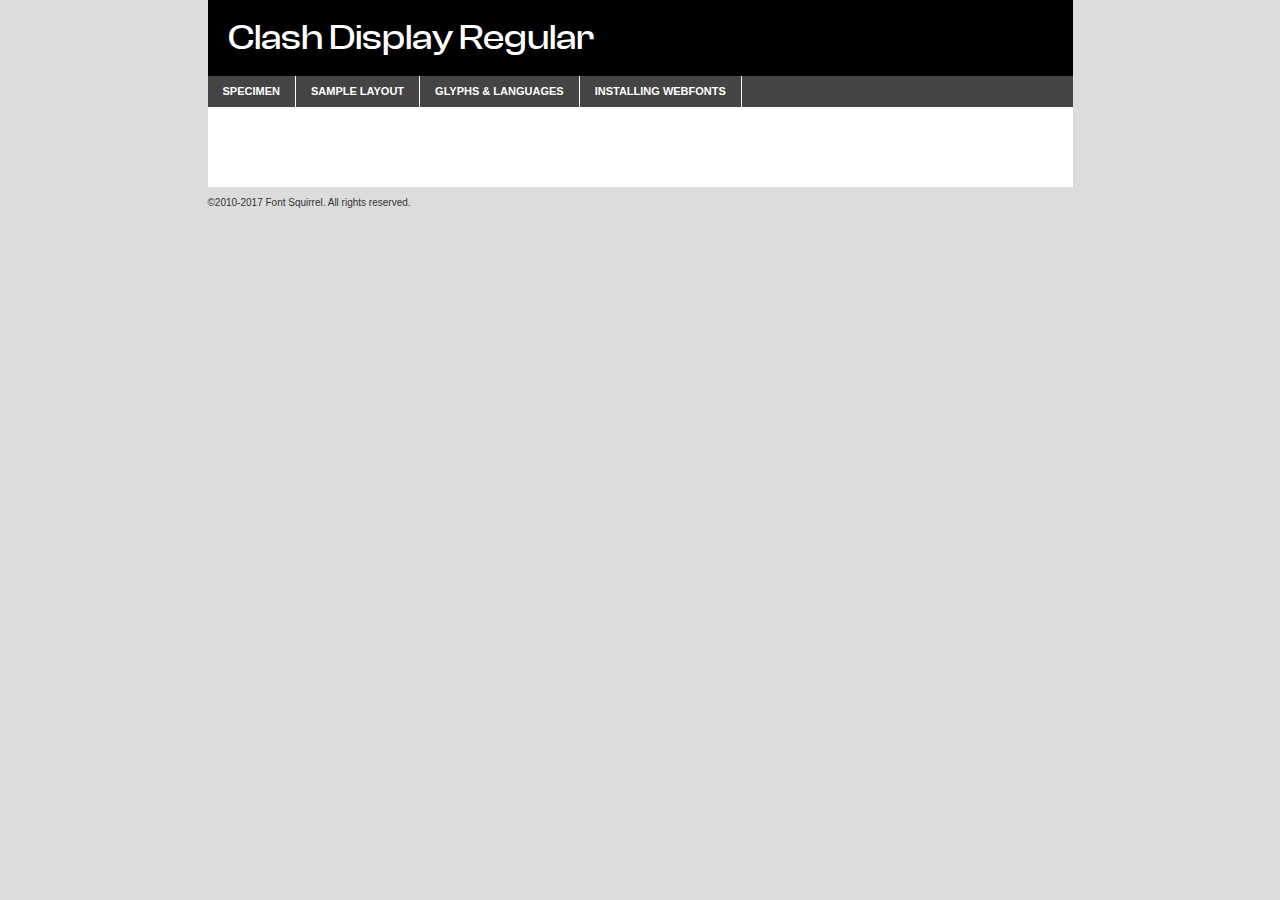
<file: webfontkit-20240404-115750/clashdisplay-regular-demo.html>
<!DOCTYPE html PUBLIC "-//W3C//DTD XHTML 1.0 Transitional//EN"
        "http://www.w3.org/TR/xhtml1/DTD/xhtml1-transitional.dtd">

<html xmlns="http://www.w3.org/1999/xhtml" xml:lang="en" lang="en">
<head>
    <meta http-equiv="Content-Type" content="text/html; charset=utf-8"/>
    <script src="http://ajax.googleapis.com/ajax/libs/jquery/1.7.2/jquery.min.js" type="text/javascript" charset="utf-8"></script>
    <script type="text/javascript">
		(function($) {
			$.fn.easyTabs = function(option) {
				var param = jQuery.extend({ fadeSpeed: 'fast', defaultContent: 1, activeClass: 'active' }, option);
				$(this).each(function() {
					var thisId = '#' + this.id;
					if ( param.defaultContent == '' )
					{
						param.defaultContent = 1;
					}
					if ( typeof param.defaultContent == 'number' )
					{
						var defaultTab = $(thisId + ' .tabs li:eq(' + (param.defaultContent - 1) + ') a').attr('href').substr(1);
					}
					else
					{
						var defaultTab = param.defaultContent;
					}
					$(thisId + ' .tabs li a').each(function() {
						var tabToHide = $(this).attr('href').substr(1);
						$('#' + tabToHide).addClass('easytabs-tab-content');
					});
					hideAll();
					changeContent(defaultTab);

					function hideAll() {$(thisId + ' .easytabs-tab-content').hide();}

					function changeContent(tabId)
					{
						hideAll();
						$(thisId + ' .tabs li').removeClass(param.activeClass);
						$(thisId + ' .tabs li a[href=#' + tabId + ']').closest('li').addClass(param.activeClass);
						if ( param.fadeSpeed != 'none' )
						{
							$(thisId + ' #' + tabId).fadeIn(param.fadeSpeed);
						}
						else
						{
							$(thisId + ' #' + tabId).show();
						}
					}

					$(thisId + ' .tabs li').click(function() {
						var tabId = $(this).find('a').attr('href').substr(1);
						changeContent(tabId);
						return false;
					});
				});
			}
		})(jQuery);
    </script>
    <link rel="stylesheet" href="specimen_files/specimen_stylesheet.css" type="text/css" charset="utf-8"/>
    <link rel="stylesheet" href="stylesheet.css" type="text/css" charset="utf-8"/>

    <style type="text/css">
        		body {
			font-family: 'clash_displaymedium';
        		}

            </style>

    <title>Clash Display Regular Specimen</title>


    <script type="text/javascript" charset="utf-8">
		$(document).ready(function() {
			$('#container').easyTabs({ defaultContent: 1 });
		});
    </script>
</head>

<body>
<div id="container">
    <div id="header">
		Clash Display Regular    </div>
    <ul class="tabs">
        <li><a href="#specimen">Specimen</a></li>
        <li><a href="#layout">Sample Layout</a></li>
		        <li><a href="#glyphs">Glyphs &amp; Languages</a></li>
        <li><a href="#installing">Installing Webfonts</a></li>

    </ul>

    <div id="main_content">


        <div id="specimen">

            <div class="section">
                <div class="grid12 firstcol">
                    <div class="huge">AaBb</div>
                </div>
            </div>

            <div class="section">
                <div class="glyph_range">A&#x200B;B&#x200b;C&#x200b;D&#x200b;E&#x200b;F&#x200b;G&#x200b;H&#x200b;I&#x200b;J&#x200b;K&#x200b;L&#x200b;M&#x200b;N&#x200b;O&#x200b;P&#x200b;Q&#x200b;R&#x200b;S&#x200b;T&#x200b;U&#x200b;V&#x200b;W&#x200b;X&#x200b;Y&#x200b;Z&#x200b;a&#x200b;b&#x200b;c&#x200b;d&#x200b;e&#x200b;f&#x200b;g&#x200b;h&#x200b;i&#x200b;j&#x200b;k&#x200b;l&#x200b;m&#x200b;n&#x200b;o&#x200b;p&#x200b;q&#x200b;r&#x200b;s&#x200b;t&#x200b;u&#x200b;v&#x200b;w&#x200b;x&#x200b;y&#x200b;z&#x200b;1&#x200b;2&#x200b;3&#x200b;4&#x200b;5&#x200b;6&#x200b;7&#x200b;8&#x200b;9&#x200b;0&#x200b;&amp;&#x200b;.&#x200b;,&#x200b;?&#x200b;!&#x200b;&#64;&#x200b;(&#x200b;)&#x200b;#&#x200b;$&#x200b;%&#x200b;*&#x200b;+&#x200b;-&#x200b;=&#x200b;:&#x200b;;</div>
            </div>
            <div class="section">
                <div class="grid12 firstcol">
                    <table class="sample_table">
                        <tr>
                            <td>10</td>
                            <td class="size10">abcdefghijklmnopqrstuvwxyzABCDEFGHIJKLMNOPQRSTUVWXYZ0123456789abcdefghijklmnopqrstuvwxyzABCDEFGHIJKLMNOPQRSTUVWXYZ0123456789abcdefghijklmnopqrstuvwxyzABCDEFGHIJKLMNOPQRSTUVWXYZ</td>
                        </tr>
                        <tr>
                            <td>11</td>
                            <td class="size11">abcdefghijklmnopqrstuvwxyzABCDEFGHIJKLMNOPQRSTUVWXYZ0123456789abcdefghijklmnopqrstuvwxyzABCDEFGHIJKLMNOPQRSTUVWXYZ0123456789abcdefghijklmnopqrstuvwxyzABCDEFGHIJKLMNOPQRSTUVWXYZ</td>
                        </tr>
                        <tr>
                            <td>12</td>
                            <td class="size12">abcdefghijklmnopqrstuvwxyzABCDEFGHIJKLMNOPQRSTUVWXYZ0123456789abcdefghijklmnopqrstuvwxyzABCDEFGHIJKLMNOPQRSTUVWXYZ0123456789abcdefghijklmnopqrstuvwxyzABCDEFGHIJKLMNOPQRSTUVWXYZ</td>
                        </tr>
                        <tr>
                            <td>13</td>
                            <td class="size13">abcdefghijklmnopqrstuvwxyzABCDEFGHIJKLMNOPQRSTUVWXYZ0123456789abcdefghijklmnopqrstuvwxyzABCDEFGHIJKLMNOPQRSTUVWXYZ0123456789abcdefghijklmnopqrstuvwxyzABCDEFGHIJKLMNOPQRSTUVWXYZ</td>
                        </tr>
                        <tr>
                            <td>14</td>
                            <td class="size14">abcdefghijklmnopqrstuvwxyzABCDEFGHIJKLMNOPQRSTUVWXYZ0123456789abcdefghijklmnopqrstuvwxyzABCDEFGHIJKLMNOPQRSTUVWXYZ0123456789abcdefghijklmnopqrstuvwxyzABCDEFGHIJKLMNOPQRSTUVWXYZ</td>
                        </tr>
                        <tr>
                            <td>16</td>
                            <td class="size16">abcdefghijklmnopqrstuvwxyzABCDEFGHIJKLMNOPQRSTUVWXYZ0123456789abcdefghijklmnopqrstuvwxyzABCDEFGHIJKLMNOPQRSTUVWXYZ</td>
                        </tr>
                        <tr>
                            <td>18</td>
                            <td class="size18">abcdefghijklmnopqrstuvwxyzABCDEFGHIJKLMNOPQRSTUVWXYZ0123456789abcdefghijklmnopqrstuvwxyzABCDEFGHIJKLMNOPQRSTUVWXYZ</td>
                        </tr>
                        <tr>
                            <td>20</td>
                            <td class="size20">abcdefghijklmnopqrstuvwxyzABCDEFGHIJKLMNOPQRSTUVWXYZ0123456789abcdefghijklmnopqrstuvwxyzABCDEFGHIJKLMNOPQRSTUVWXYZ</td>
                        </tr>
                        <tr>
                            <td>24</td>
                            <td class="size24">abcdefghijklmnopqrstuvwxyzABCDEFGHIJKLMNOPQRSTUVWXYZ0123456789abcdefghijklmnopqrstuvwxyzABCDEFGHIJKLMNOPQRSTUVWXYZ</td>
                        </tr>
                        <tr>
                            <td>30</td>
                            <td class="size30">abcdefghijklmnopqrstuvwxyzABCDEFGHIJKLMNOPQRSTUVWXYZ0123456789abcdefghijklmnopqrstuvwxyzABCDEFGHIJKLMNOPQRSTUVWXYZ</td>
                        </tr>
                        <tr>
                            <td>36</td>
                            <td class="size36">abcdefghijklmnopqrstuvwxyzABCDEFGHIJKLMNOPQRSTUVWXYZ0123456789abcdefghijklmnopqrstuvwxyzABCDEFGHIJKLMNOPQRSTUVWXYZ</td>
                        </tr>
                        <tr>
                            <td>48</td>
                            <td class="size48">abcdefghijklmnopqrstuvwxyzABCDEFGHIJKLMNOPQRSTUVWXYZ0123456789abcdefghijklmnopqrstuvwxyzABCDEFGHIJKLMNOPQRSTUVWXYZ</td>
                        </tr>
                        <tr>
                            <td>60</td>
                            <td class="size60">abcdefghijklmnopqrstuvwxyzABCDEFGHIJKLMNOPQRSTUVWXYZ0123456789abcdefghijklmnopqrstuvwxyzABCDEFGHIJKLMNOPQRSTUVWXYZ</td>
                        </tr>
                        <tr>
                            <td>72</td>
                            <td class="size72">abcdefghijklmnopqrstuvwxyzABCDEFGHIJKLMNOPQRSTUVWXYZ0123456789abcdefghijklmnopqrstuvwxyzABCDEFGHIJKLMNOPQRSTUVWXYZ</td>
                        </tr>
                        <tr>
                            <td>90</td>
                            <td class="size90">abcdefghijklmnopqrstuvwxyzABCDEFGHIJKLMNOPQRSTUVWXYZ0123456789abcdefghijklmnopqrstuvwxyzABCDEFGHIJKLMNOPQRSTUVWXYZ</td>
                        </tr>
                    </table>

                </div>

            </div>


            <div class="section" id="bodycomparison">


                <div id="xheight">
                    <div class="fontbody">&#x25FC;&#x25FC;&#x25FC;&#x25FC;&#x25FC;&#x25FC;&#x25FC;&#x25FC;&#x25FC;&#x25FC;&#x25FC;&#x25FC;&#x25FC;&#x25FC;&#x25FC;&#x25FC;&#x25FC;&#x25FC;&#x25FC;&#x25FC;&#x25FC;&#x25FC;&#x25FC;&#x25FC;&#x25FC;&#x25FC;&#x25FC;&#x25FC;&#x25FC;&#x25FC;&#x25FC;&#x25FC;&#x25FC;&#x25FC;&#x25FC;&#x25FC;&#x25FC;&#x25FC;&#x25FC;&#x25FC;&#x25FC;&#x25FC;&#x25FC;&#x25FC;&#x25FC;&#x25FC;&#x25FC;&#x25FC;&#x25FC;&#x25FC;&#x25FC;&#x25FC;&#x25FC;&#x25FC;&#x25FC;&#x25FC;&#x25FC;&#x25FC;&#x25FC;&#x25FC;&#x25FC;&#x25FC;&#x25FC;&#x25FC;&#x25FC;&#x25FC;&#x25FC;&#x25FC;&#x25FC;&#x25FC;&#x25FC;&#x25FC;&#x25FC;&#x25FC;&#x25FC;&#x25FC;&#x25FC;&#x25FC;&#x25FC;&#x25FC;&#x25FC;&#x25FC;&#x25FC;&#x25FC;&#x25FC;&#x25FC;&#x25FC;&#x25FC;&#x25FC;&#x25FC;&#x25FC;&#x25FC;&#x25FC;&#x25FC;&#x25FC;&#x25FC;&#x25FC;&#x25FC;&#x25FC;body</div>
                    <div class="arialbody">body</div>
                    <div class="verdanabody">body</div>
                    <div class="georgiabody">body</div>
                </div>
                <div class="fontbody" style="z-index:1">
                    body<span>Clash Display Regular</span>
                </div>
                <div class="arialbody" style="z-index:1">
                    body<span>Arial</span>
                </div>
                <div class="verdanabody" style="z-index:1">
                    body<span>Verdana</span>
                </div>
                <div class="georgiabody" style="z-index:1">
                    body<span>Georgia</span>
                </div>


            </div>


            <div class="section psample psample_row1" id="">

                <div class="grid2 firstcol">
                    <p class="size10"><span>10.</span>Aenean lacinia bibendum nulla sed consectetur. Fusce dapibus, tellus ac cursus commodo, tortor mauris condimentum nibh, ut fermentum massa justo sit amet risus. Nullam id dolor id nibh ultricies vehicula ut id elit. Cum sociis natoque penatibus et magnis dis parturient montes, nascetur ridiculus mus. Nulla vitae elit libero, a pharetra augue.</p>

                </div>
                <div class="grid3">
                    <p class="size11"><span>11.</span>Aenean lacinia bibendum nulla sed consectetur. Fusce dapibus, tellus ac cursus commodo, tortor mauris condimentum nibh, ut fermentum massa justo sit amet risus. Nullam id dolor id nibh ultricies vehicula ut id elit. Cum sociis natoque penatibus et magnis dis parturient montes, nascetur ridiculus mus. Nulla vitae elit libero, a pharetra augue.</p>

                </div>
                <div class="grid3">
                    <p class="size12"><span>12.</span>Aenean lacinia bibendum nulla sed consectetur. Fusce dapibus, tellus ac cursus commodo, tortor mauris condimentum nibh, ut fermentum massa justo sit amet risus. Nullam id dolor id nibh ultricies vehicula ut id elit. Cum sociis natoque penatibus et magnis dis parturient montes, nascetur ridiculus mus. Nulla vitae elit libero, a pharetra augue.</p>

                </div>
                <div class="grid4">
                    <p class="size13"><span>13.</span>Aenean lacinia bibendum nulla sed consectetur. Fusce dapibus, tellus ac cursus commodo, tortor mauris condimentum nibh, ut fermentum massa justo sit amet risus. Nullam id dolor id nibh ultricies vehicula ut id elit. Cum sociis natoque penatibus et magnis dis parturient montes, nascetur ridiculus mus. Nulla vitae elit libero, a pharetra augue.</p>

                </div>
                <div class="white_blend"></div>

            </div>
            <div class="section psample psample_row2" id="">
                <div class="grid3 firstcol">
                    <p class="size14"><span>14.</span>Aenean lacinia bibendum nulla sed consectetur. Fusce dapibus, tellus ac cursus commodo, tortor mauris condimentum nibh, ut fermentum massa justo sit amet risus. Nullam id dolor id nibh ultricies vehicula ut id elit. Cum sociis natoque penatibus et magnis dis parturient montes, nascetur ridiculus mus. Nulla vitae elit libero, a pharetra augue.</p>

                </div>
                <div class="grid4">
                    <p class="size16"><span>16.</span>Aenean lacinia bibendum nulla sed consectetur. Fusce dapibus, tellus ac cursus commodo, tortor mauris condimentum nibh, ut fermentum massa justo sit amet risus. Nullam id dolor id nibh ultricies vehicula ut id elit. Cum sociis natoque penatibus et magnis dis parturient montes, nascetur ridiculus mus. Nulla vitae elit libero, a pharetra augue.</p>

                </div>
                <div class="grid5">
                    <p class="size18"><span>18.</span>Aenean lacinia bibendum nulla sed consectetur. Fusce dapibus, tellus ac cursus commodo, tortor mauris condimentum nibh, ut fermentum massa justo sit amet risus. Nullam id dolor id nibh ultricies vehicula ut id elit. Cum sociis natoque penatibus et magnis dis parturient montes, nascetur ridiculus mus. Nulla vitae elit libero, a pharetra augue.</p>

                </div>

                <div class="white_blend"></div>

            </div>

            <div class="section psample psample_row3" id="">
                <div class="grid5 firstcol">
                    <p class="size20"><span>20.</span>Aenean lacinia bibendum nulla sed consectetur. Fusce dapibus, tellus ac cursus commodo, tortor mauris condimentum nibh, ut fermentum massa justo sit amet risus. Nullam id dolor id nibh ultricies vehicula ut id elit. Cum sociis natoque penatibus et magnis dis parturient montes, nascetur ridiculus mus. Nulla vitae elit libero, a pharetra augue.</p>
                </div>
                <div class="grid7">
                    <p class="size24"><span>24.</span>Aenean lacinia bibendum nulla sed consectetur. Fusce dapibus, tellus ac cursus commodo, tortor mauris condimentum nibh, ut fermentum massa justo sit amet risus. Nullam id dolor id nibh ultricies vehicula ut id elit. Cum sociis natoque penatibus et magnis dis parturient montes, nascetur ridiculus mus. Nulla vitae elit libero, a pharetra augue.</p>
                </div>

                <div class="white_blend"></div>

            </div>

            <div class="section psample psample_row4" id="">
                <div class="grid12 firstcol">
                    <p class="size30"><span>30.</span>Aenean lacinia bibendum nulla sed consectetur. Fusce dapibus, tellus ac cursus commodo, tortor mauris condimentum nibh, ut fermentum massa justo sit amet risus. Nullam id dolor id nibh ultricies vehicula ut id elit. Cum sociis natoque penatibus et magnis dis parturient montes, nascetur ridiculus mus. Nulla vitae elit libero, a pharetra augue.</p>
                </div>
                <div class="white_blend"></div>

            </div>


            <div class="section psample psample_row1 fullreverse">
                <div class="grid2 firstcol">
                    <p class="size10"><span>10.</span>Aenean lacinia bibendum nulla sed consectetur. Fusce dapibus, tellus ac cursus commodo, tortor mauris condimentum nibh, ut fermentum massa justo sit amet risus. Nullam id dolor id nibh ultricies vehicula ut id elit. Cum sociis natoque penatibus et magnis dis parturient montes, nascetur ridiculus mus. Nulla vitae elit libero, a pharetra augue.</p>

                </div>
                <div class="grid3">
                    <p class="size11"><span>11.</span>Aenean lacinia bibendum nulla sed consectetur. Fusce dapibus, tellus ac cursus commodo, tortor mauris condimentum nibh, ut fermentum massa justo sit amet risus. Nullam id dolor id nibh ultricies vehicula ut id elit. Cum sociis natoque penatibus et magnis dis parturient montes, nascetur ridiculus mus. Nulla vitae elit libero, a pharetra augue.</p>

                </div>
                <div class="grid3">
                    <p class="size12"><span>12.</span>Aenean lacinia bibendum nulla sed consectetur. Fusce dapibus, tellus ac cursus commodo, tortor mauris condimentum nibh, ut fermentum massa justo sit amet risus. Nullam id dolor id nibh ultricies vehicula ut id elit. Cum sociis natoque penatibus et magnis dis parturient montes, nascetur ridiculus mus. Nulla vitae elit libero, a pharetra augue.</p>

                </div>
                <div class="grid4">
                    <p class="size13"><span>13.</span>Aenean lacinia bibendum nulla sed consectetur. Fusce dapibus, tellus ac cursus commodo, tortor mauris condimentum nibh, ut fermentum massa justo sit amet risus. Nullam id dolor id nibh ultricies vehicula ut id elit. Cum sociis natoque penatibus et magnis dis parturient montes, nascetur ridiculus mus. Nulla vitae elit libero, a pharetra augue.</p>

                </div>
                <div class="black_blend"></div>

            </div>

            <div class="section psample psample_row2 fullreverse">
                <div class="grid3 firstcol">
                    <p class="size14"><span>14.</span>Aenean lacinia bibendum nulla sed consectetur. Fusce dapibus, tellus ac cursus commodo, tortor mauris condimentum nibh, ut fermentum massa justo sit amet risus. Nullam id dolor id nibh ultricies vehicula ut id elit. Cum sociis natoque penatibus et magnis dis parturient montes, nascetur ridiculus mus. Nulla vitae elit libero, a pharetra augue.</p>

                </div>
                <div class="grid4">
                    <p class="size16"><span>16.</span>Aenean lacinia bibendum nulla sed consectetur. Fusce dapibus, tellus ac cursus commodo, tortor mauris condimentum nibh, ut fermentum massa justo sit amet risus. Nullam id dolor id nibh ultricies vehicula ut id elit. Cum sociis natoque penatibus et magnis dis parturient montes, nascetur ridiculus mus. Nulla vitae elit libero, a pharetra augue.</p>

                </div>
                <div class="grid5">
                    <p class="size18"><span>18.</span>Aenean lacinia bibendum nulla sed consectetur. Fusce dapibus, tellus ac cursus commodo, tortor mauris condimentum nibh, ut fermentum massa justo sit amet risus. Nullam id dolor id nibh ultricies vehicula ut id elit. Cum sociis natoque penatibus et magnis dis parturient montes, nascetur ridiculus mus. Nulla vitae elit libero, a pharetra augue.</p>

                </div>
                <div class="black_blend"></div>

            </div>

            <div class="section psample fullreverse psample_row3" id="">
                <div class="grid5 firstcol">
                    <p class="size20"><span>20.</span>Aenean lacinia bibendum nulla sed consectetur. Fusce dapibus, tellus ac cursus commodo, tortor mauris condimentum nibh, ut fermentum massa justo sit amet risus. Nullam id dolor id nibh ultricies vehicula ut id elit. Cum sociis natoque penatibus et magnis dis parturient montes, nascetur ridiculus mus. Nulla vitae elit libero, a pharetra augue.</p>
                </div>
                <div class="grid7">
                    <p class="size24"><span>24.</span>Aenean lacinia bibendum nulla sed consectetur. Fusce dapibus, tellus ac cursus commodo, tortor mauris condimentum nibh, ut fermentum massa justo sit amet risus. Nullam id dolor id nibh ultricies vehicula ut id elit. Cum sociis natoque penatibus et magnis dis parturient montes, nascetur ridiculus mus. Nulla vitae elit libero, a pharetra augue.</p>
                </div>

                <div class="black_blend"></div>

            </div>

            <div class="section psample fullreverse psample_row4" id="" style="border-bottom: 20px #000 solid;">
                <div class="grid12 firstcol">
                    <p class="size30"><span>30.</span>Aenean lacinia bibendum nulla sed consectetur. Fusce dapibus, tellus ac cursus commodo, tortor mauris condimentum nibh, ut fermentum massa justo sit amet risus. Nullam id dolor id nibh ultricies vehicula ut id elit. Cum sociis natoque penatibus et magnis dis parturient montes, nascetur ridiculus mus. Nulla vitae elit libero, a pharetra augue.</p>
                </div>
                <div class="black_blend"></div>

            </div>


        </div>

        <div id="layout">

            <div class="section">

                <div class="grid12 firstcol">
                    <h1>Lorem Ipsum Dolor</h1>
                    <h2>Etiam porta sem malesuada magna mollis euismod</h2>

                    <p class="byline">By <a href="#link">Aenean Lacinia</a></p>
                </div>
            </div>
            <div class="section">
                <div class="grid8 firstcol">
                    <p class="large">Donec sed odio dui. Morbi leo risus, porta ac consectetur ac, vestibulum at eros. Fusce dapibus, tellus ac cursus commodo, tortor mauris condimentum nibh, ut fermentum massa justo sit amet risus. </p>


                    <h3>Pellentesque ornare sem</h3>

                    <p>Maecenas sed diam eget risus varius blandit sit amet non magna. Maecenas faucibus mollis interdum. Donec ullamcorper nulla non metus auctor fringilla. Nullam id dolor id nibh ultricies vehicula ut id elit. Nullam id dolor id nibh ultricies vehicula ut id elit. </p>

                    <p>Aenean eu leo quam. Pellentesque ornare sem lacinia quam venenatis vestibulum. Lorem ipsum dolor sit amet, consectetur adipiscing elit. Cum sociis natoque penatibus et magnis dis parturient montes, nascetur ridiculus mus. </p>

                    <p>Nulla vitae elit libero, a pharetra augue. Praesent commodo cursus magna, vel scelerisque nisl consectetur et. Aenean lacinia bibendum nulla sed consectetur. </p>

                    <p>Nullam quis risus eget urna mollis ornare vel eu leo. Nullam quis risus eget urna mollis ornare vel eu leo. Maecenas sed diam eget risus varius blandit sit amet non magna. Donec ullamcorper nulla non metus auctor fringilla. </p>

                    <h3>Cras mattis consectetur</h3>

                    <p>Aenean eu leo quam. Pellentesque ornare sem lacinia quam venenatis vestibulum. Aenean lacinia bibendum nulla sed consectetur. Integer posuere erat a ante venenatis dapibus posuere velit aliquet. Cras mattis consectetur purus sit amet fermentum. </p>

                    <p>Nullam id dolor id nibh ultricies vehicula ut id elit. Nullam quis risus eget urna mollis ornare vel eu leo. Cras mattis consectetur purus sit amet fermentum.</p>
                </div>

                <div class="grid4 sidebar">

                    <div class="box reverse">
                        <p class="last">Nullam quis risus eget urna mollis ornare vel eu leo. Donec ullamcorper nulla non metus auctor fringilla. Cras mattis consectetur purus sit amet fermentum. Sed posuere consectetur est at lobortis. Lorem ipsum dolor sit amet, consectetur adipiscing elit. </p>
                    </div>

                    <p class="caption">Maecenas sed diam eget risus varius.</p>

                    <p>Vestibulum id ligula porta felis euismod semper. Integer posuere erat a ante venenatis dapibus posuere velit aliquet. Vestibulum id ligula porta felis euismod semper. Sed posuere consectetur est at lobortis. Maecenas sed diam eget risus varius blandit sit amet non magna. Fusce dapibus, tellus ac cursus commodo, tortor mauris condimentum nibh, ut fermentum massa justo sit amet risus. </p>


                    <p>Duis mollis, est non commodo luctus, nisi erat porttitor ligula, eget lacinia odio sem nec elit. Aenean lacinia bibendum nulla sed consectetur. Vivamus sagittis lacus vel augue laoreet rutrum faucibus dolor auctor. Aenean lacinia bibendum nulla sed consectetur. Nullam quis risus eget urna mollis ornare vel eu leo. </p>

                    <p>Praesent commodo cursus magna, vel scelerisque nisl consectetur et. Donec ullamcorper nulla non metus auctor fringilla. Maecenas faucibus mollis interdum. Fusce dapibus, tellus ac cursus commodo, tortor mauris condimentum nibh, ut fermentum massa justo sit amet risus. </p>

                </div>
            </div>

        </div>


		

        <div id="glyphs">
            <div class="section">
                <div class="grid12 firstcol">

                    <h1>Language Support</h1>
                    <p>The subset of Clash Display Regular in this kit supports the following languages:<br/>

						Albanian, Basque, Breton, Chamorro, Danish, Dutch, English, Faroese, Finnish, French, Frisian, Galician, German, Icelandic, Italian, Malagasy, Norwegian, Portuguese, Spanish, Alsatian, Aragonese, Arapaho, Arrernte, Asturian, Aymara, Bislama, Cebuano, Corsican, Fijian, French_creole, Genoese, Gilbertese, Greenlandic, Haitian_creole, Hiligaynon, Hmong, Hopi, Ibanag, Iloko_ilokano, Indonesian, Interglossa_glosa, Interlingua, Irish_gaelic, Jerriais, Lojban, Lombard, Luxembourgeois, Manx, Mohawk, Norfolk_pitcairnese, Occitan, Oromo, Pangasinan, Papiamento, Piedmontese, Potawatomi, Rhaeto-romance, Romansh, Rotokas, Sami_lule, Samoan, Sardinian, Scots_gaelic, Seychelles_creole, Shona, Sicilian, Somali, Southern_ndebele, Swahili, Swati_swazi, Tagalog_filipino_pilipino, Tetum, Tok_pisin, Uyghur_latinized, Volapuk, Walloon, Warlpiri, Xhosa, Yapese, Zulu, Latinbasic, Demo                    </p>
                    <h1>Glyph Chart</h1>
                    <p>The subset of Clash Display Regular in this kit includes all the glyphs listed below. Unicode entities are included above each glyph to help you insert individual characters into your layout.</p>
                    <div id="glyph_chart">

																				                                <div><p>&amp;#13;</p>&#13;</div>
																				                                <div><p>&amp;#32;</p>&#32;</div>
																				                                <div><p>&amp;#33;</p>&#33;</div>
																				                                <div><p>&amp;#34;</p>&#34;</div>
																				                                <div><p>&amp;#35;</p>&#35;</div>
																				                                <div><p>&amp;#36;</p>&#36;</div>
																				                                <div><p>&amp;#37;</p>&#37;</div>
																				                                <div><p>&amp;#38;</p>&#38;</div>
																				                                <div><p>&amp;#39;</p>&#39;</div>
																				                                <div><p>&amp;#40;</p>&#40;</div>
																				                                <div><p>&amp;#41;</p>&#41;</div>
																				                                <div><p>&amp;#42;</p>&#42;</div>
																				                                <div><p>&amp;#43;</p>&#43;</div>
																				                                <div><p>&amp;#44;</p>&#44;</div>
																				                                <div><p>&amp;#45;</p>&#45;</div>
																				                                <div><p>&amp;#46;</p>&#46;</div>
																				                                <div><p>&amp;#47;</p>&#47;</div>
																				                                <div><p>&amp;#48;</p>&#48;</div>
																				                                <div><p>&amp;#49;</p>&#49;</div>
																				                                <div><p>&amp;#50;</p>&#50;</div>
																				                                <div><p>&amp;#51;</p>&#51;</div>
																				                                <div><p>&amp;#52;</p>&#52;</div>
																				                                <div><p>&amp;#53;</p>&#53;</div>
																				                                <div><p>&amp;#54;</p>&#54;</div>
																				                                <div><p>&amp;#55;</p>&#55;</div>
																				                                <div><p>&amp;#56;</p>&#56;</div>
																				                                <div><p>&amp;#57;</p>&#57;</div>
																				                                <div><p>&amp;#58;</p>&#58;</div>
																				                                <div><p>&amp;#59;</p>&#59;</div>
																				                                <div><p>&amp;#60;</p>&#60;</div>
																				                                <div><p>&amp;#61;</p>&#61;</div>
																				                                <div><p>&amp;#62;</p>&#62;</div>
																				                                <div><p>&amp;#63;</p>&#63;</div>
																				                                <div><p>&amp;#64;</p>&#64;</div>
																				                                <div><p>&amp;#65;</p>&#65;</div>
																				                                <div><p>&amp;#66;</p>&#66;</div>
																				                                <div><p>&amp;#67;</p>&#67;</div>
																				                                <div><p>&amp;#68;</p>&#68;</div>
																				                                <div><p>&amp;#69;</p>&#69;</div>
																				                                <div><p>&amp;#70;</p>&#70;</div>
																				                                <div><p>&amp;#71;</p>&#71;</div>
																				                                <div><p>&amp;#72;</p>&#72;</div>
																				                                <div><p>&amp;#73;</p>&#73;</div>
																				                                <div><p>&amp;#74;</p>&#74;</div>
																				                                <div><p>&amp;#75;</p>&#75;</div>
																				                                <div><p>&amp;#76;</p>&#76;</div>
																				                                <div><p>&amp;#77;</p>&#77;</div>
																				                                <div><p>&amp;#78;</p>&#78;</div>
																				                                <div><p>&amp;#79;</p>&#79;</div>
																				                                <div><p>&amp;#80;</p>&#80;</div>
																				                                <div><p>&amp;#81;</p>&#81;</div>
																				                                <div><p>&amp;#82;</p>&#82;</div>
																				                                <div><p>&amp;#83;</p>&#83;</div>
																				                                <div><p>&amp;#84;</p>&#84;</div>
																				                                <div><p>&amp;#85;</p>&#85;</div>
																				                                <div><p>&amp;#86;</p>&#86;</div>
																				                                <div><p>&amp;#87;</p>&#87;</div>
																				                                <div><p>&amp;#88;</p>&#88;</div>
																				                                <div><p>&amp;#89;</p>&#89;</div>
																				                                <div><p>&amp;#90;</p>&#90;</div>
																				                                <div><p>&amp;#91;</p>&#91;</div>
																				                                <div><p>&amp;#92;</p>&#92;</div>
																				                                <div><p>&amp;#93;</p>&#93;</div>
																				                                <div><p>&amp;#94;</p>&#94;</div>
																				                                <div><p>&amp;#95;</p>&#95;</div>
																				                                <div><p>&amp;#97;</p>&#97;</div>
																				                                <div><p>&amp;#98;</p>&#98;</div>
																				                                <div><p>&amp;#99;</p>&#99;</div>
																				                                <div><p>&amp;#100;</p>&#100;</div>
																				                                <div><p>&amp;#101;</p>&#101;</div>
																				                                <div><p>&amp;#102;</p>&#102;</div>
																				                                <div><p>&amp;#103;</p>&#103;</div>
																				                                <div><p>&amp;#104;</p>&#104;</div>
																				                                <div><p>&amp;#105;</p>&#105;</div>
																				                                <div><p>&amp;#106;</p>&#106;</div>
																				                                <div><p>&amp;#107;</p>&#107;</div>
																				                                <div><p>&amp;#108;</p>&#108;</div>
																				                                <div><p>&amp;#109;</p>&#109;</div>
																				                                <div><p>&amp;#110;</p>&#110;</div>
																				                                <div><p>&amp;#111;</p>&#111;</div>
																				                                <div><p>&amp;#112;</p>&#112;</div>
																				                                <div><p>&amp;#113;</p>&#113;</div>
																				                                <div><p>&amp;#114;</p>&#114;</div>
																				                                <div><p>&amp;#115;</p>&#115;</div>
																				                                <div><p>&amp;#116;</p>&#116;</div>
																				                                <div><p>&amp;#117;</p>&#117;</div>
																				                                <div><p>&amp;#118;</p>&#118;</div>
																				                                <div><p>&amp;#119;</p>&#119;</div>
																				                                <div><p>&amp;#120;</p>&#120;</div>
																				                                <div><p>&amp;#121;</p>&#121;</div>
																				                                <div><p>&amp;#122;</p>&#122;</div>
																				                                <div><p>&amp;#123;</p>&#123;</div>
																				                                <div><p>&amp;#124;</p>&#124;</div>
																				                                <div><p>&amp;#125;</p>&#125;</div>
																				                                <div><p>&amp;#126;</p>&#126;</div>
																				                                <div><p>&amp;#160;</p>&#160;</div>
																				                                <div><p>&amp;#161;</p>&#161;</div>
																				                                <div><p>&amp;#162;</p>&#162;</div>
																				                                <div><p>&amp;#163;</p>&#163;</div>
																				                                <div><p>&amp;#165;</p>&#165;</div>
																				                                <div><p>&amp;#166;</p>&#166;</div>
																				                                <div><p>&amp;#167;</p>&#167;</div>
																				                                <div><p>&amp;#169;</p>&#169;</div>
																				                                <div><p>&amp;#170;</p>&#170;</div>
																				                                <div><p>&amp;#171;</p>&#171;</div>
																				                                <div><p>&amp;#173;</p>&#173;</div>
																				                                <div><p>&amp;#174;</p>&#174;</div>
																				                                <div><p>&amp;#176;</p>&#176;</div>
																				                                <div><p>&amp;#177;</p>&#177;</div>
																				                                <div><p>&amp;#178;</p>&#178;</div>
																				                                <div><p>&amp;#179;</p>&#179;</div>
																				                                <div><p>&amp;#182;</p>&#182;</div>
																				                                <div><p>&amp;#183;</p>&#183;</div>
																				                                <div><p>&amp;#185;</p>&#185;</div>
																				                                <div><p>&amp;#186;</p>&#186;</div>
																				                                <div><p>&amp;#187;</p>&#187;</div>
																				                                <div><p>&amp;#188;</p>&#188;</div>
																				                                <div><p>&amp;#189;</p>&#189;</div>
																				                                <div><p>&amp;#190;</p>&#190;</div>
																				                                <div><p>&amp;#191;</p>&#191;</div>
																				                                <div><p>&amp;#192;</p>&#192;</div>
																				                                <div><p>&amp;#193;</p>&#193;</div>
																				                                <div><p>&amp;#194;</p>&#194;</div>
																				                                <div><p>&amp;#195;</p>&#195;</div>
																				                                <div><p>&amp;#196;</p>&#196;</div>
																				                                <div><p>&amp;#197;</p>&#197;</div>
																				                                <div><p>&amp;#198;</p>&#198;</div>
																				                                <div><p>&amp;#199;</p>&#199;</div>
																				                                <div><p>&amp;#200;</p>&#200;</div>
																				                                <div><p>&amp;#201;</p>&#201;</div>
																				                                <div><p>&amp;#202;</p>&#202;</div>
																				                                <div><p>&amp;#203;</p>&#203;</div>
																				                                <div><p>&amp;#204;</p>&#204;</div>
																				                                <div><p>&amp;#205;</p>&#205;</div>
																				                                <div><p>&amp;#206;</p>&#206;</div>
																				                                <div><p>&amp;#207;</p>&#207;</div>
																				                                <div><p>&amp;#208;</p>&#208;</div>
																				                                <div><p>&amp;#209;</p>&#209;</div>
																				                                <div><p>&amp;#210;</p>&#210;</div>
																				                                <div><p>&amp;#211;</p>&#211;</div>
																				                                <div><p>&amp;#212;</p>&#212;</div>
																				                                <div><p>&amp;#213;</p>&#213;</div>
																				                                <div><p>&amp;#214;</p>&#214;</div>
																				                                <div><p>&amp;#215;</p>&#215;</div>
																				                                <div><p>&amp;#216;</p>&#216;</div>
																				                                <div><p>&amp;#217;</p>&#217;</div>
																				                                <div><p>&amp;#218;</p>&#218;</div>
																				                                <div><p>&amp;#219;</p>&#219;</div>
																				                                <div><p>&amp;#220;</p>&#220;</div>
																				                                <div><p>&amp;#221;</p>&#221;</div>
																				                                <div><p>&amp;#222;</p>&#222;</div>
																				                                <div><p>&amp;#223;</p>&#223;</div>
																				                                <div><p>&amp;#224;</p>&#224;</div>
																				                                <div><p>&amp;#225;</p>&#225;</div>
																				                                <div><p>&amp;#226;</p>&#226;</div>
																				                                <div><p>&amp;#227;</p>&#227;</div>
																				                                <div><p>&amp;#228;</p>&#228;</div>
																				                                <div><p>&amp;#229;</p>&#229;</div>
																				                                <div><p>&amp;#230;</p>&#230;</div>
																				                                <div><p>&amp;#231;</p>&#231;</div>
																				                                <div><p>&amp;#232;</p>&#232;</div>
																				                                <div><p>&amp;#233;</p>&#233;</div>
																				                                <div><p>&amp;#234;</p>&#234;</div>
																				                                <div><p>&amp;#235;</p>&#235;</div>
																				                                <div><p>&amp;#236;</p>&#236;</div>
																				                                <div><p>&amp;#237;</p>&#237;</div>
																				                                <div><p>&amp;#238;</p>&#238;</div>
																				                                <div><p>&amp;#239;</p>&#239;</div>
																				                                <div><p>&amp;#240;</p>&#240;</div>
																				                                <div><p>&amp;#241;</p>&#241;</div>
																				                                <div><p>&amp;#242;</p>&#242;</div>
																				                                <div><p>&amp;#243;</p>&#243;</div>
																				                                <div><p>&amp;#244;</p>&#244;</div>
																				                                <div><p>&amp;#245;</p>&#245;</div>
																				                                <div><p>&amp;#246;</p>&#246;</div>
																				                                <div><p>&amp;#247;</p>&#247;</div>
																				                                <div><p>&amp;#248;</p>&#248;</div>
																				                                <div><p>&amp;#249;</p>&#249;</div>
																				                                <div><p>&amp;#250;</p>&#250;</div>
																				                                <div><p>&amp;#251;</p>&#251;</div>
																				                                <div><p>&amp;#252;</p>&#252;</div>
																				                                <div><p>&amp;#253;</p>&#253;</div>
																				                                <div><p>&amp;#254;</p>&#254;</div>
																				                                <div><p>&amp;#255;</p>&#255;</div>
																				                                <div><p>&amp;#338;</p>&#338;</div>
																				                                <div><p>&amp;#339;</p>&#339;</div>
																				                                <div><p>&amp;#376;</p>&#376;</div>
																				                                <div><p>&amp;#8192;</p>&#8192;</div>
																				                                <div><p>&amp;#8193;</p>&#8193;</div>
																				                                <div><p>&amp;#8194;</p>&#8194;</div>
																				                                <div><p>&amp;#8195;</p>&#8195;</div>
																				                                <div><p>&amp;#8196;</p>&#8196;</div>
																				                                <div><p>&amp;#8197;</p>&#8197;</div>
																				                                <div><p>&amp;#8198;</p>&#8198;</div>
																				                                <div><p>&amp;#8199;</p>&#8199;</div>
																				                                <div><p>&amp;#8200;</p>&#8200;</div>
																				                                <div><p>&amp;#8201;</p>&#8201;</div>
																				                                <div><p>&amp;#8202;</p>&#8202;</div>
																				                                <div><p>&amp;#8208;</p>&#8208;</div>
																				                                <div><p>&amp;#8209;</p>&#8209;</div>
																				                                <div><p>&amp;#8210;</p>&#8210;</div>
																				                                <div><p>&amp;#8211;</p>&#8211;</div>
																				                                <div><p>&amp;#8212;</p>&#8212;</div>
																				                                <div><p>&amp;#8216;</p>&#8216;</div>
																				                                <div><p>&amp;#8217;</p>&#8217;</div>
																				                                <div><p>&amp;#8218;</p>&#8218;</div>
																				                                <div><p>&amp;#8220;</p>&#8220;</div>
																				                                <div><p>&amp;#8221;</p>&#8221;</div>
																				                                <div><p>&amp;#8222;</p>&#8222;</div>
																				                                <div><p>&amp;#8226;</p>&#8226;</div>
																				                                <div><p>&amp;#8230;</p>&#8230;</div>
																				                                <div><p>&amp;#8239;</p>&#8239;</div>
																				                                <div><p>&amp;#8249;</p>&#8249;</div>
																				                                <div><p>&amp;#8250;</p>&#8250;</div>
																				                                <div><p>&amp;#8287;</p>&#8287;</div>
																				                                <div><p>&amp;#8364;</p>&#8364;</div>
																				                                <div><p>&amp;#8482;</p>&#8482;</div>
																				                                <div><p>&amp;#9724;</p>&#9724;</div>
																				                                <div><p>&amp;#64257;</p>&#64257;</div>
																				                                <div><p>&amp;#64258;</p>&#64258;</div>
																				                                <div><p>&amp;#64259;</p>&#64259;</div>
																				                                <div><p>&amp;#64260;</p>&#64260;</div>
																																																										                    </div>
                </div>


            </div>
        </div>


        <div id="specs">

        </div>

        <div id="installing">
            <div class="section">
                <div class="grid7 firstcol">
                    <h1>Installing Webfonts</h1>

                    <p>Webfonts are supported by all major browser platforms but not all in the same way. There are currently four different font formats that must be included in order to target all browsers. This includes TTF, WOFF, EOT and SVG.</p>

                    <h2>1. Upload your webfonts</h2>
                    <p>You must upload your webfont kit to your website. They should be in or near the same directory as your CSS files.</p>

                    <h2>2. Include the webfont stylesheet</h2>
                    <p>A special CSS @font-face declaration helps the various browsers select the appropriate font it needs without causing you a bunch of headaches. Learn more about this syntax by reading the <a href="https://www.fontspring.com/blog/further-hardening-of-the-bulletproof-syntax">Fontspring blog post</a> about it. The code for it is as follows:</p>


                    <code>
                        @font-face{
                        font-family: 'MyWebFont';
                        src: url('WebFont.eot');
                        src: url('WebFont.eot?#iefix') format('embedded-opentype'),
                        url('WebFont.woff') format('woff'),
                        url('WebFont.ttf') format('truetype'),
                        url('WebFont.svg#webfont') format('svg');
                        }
                    </code>

                    <p>We've already gone ahead and generated the code for you. All you have to do is link to the stylesheet in your HTML, like this:</p>
                    <code>&lt;link rel=&quot;stylesheet&quot; href=&quot;stylesheet.css&quot; type=&quot;text/css&quot; charset=&quot;utf-8&quot; /&gt;</code>

                    <h2>3. Modify your own stylesheet</h2>
                    <p>To take advantage of your new fonts, you must tell your stylesheet to use them. Look at the original @font-face declaration above and find the property called "font-family." The name linked there will be what you use to reference the font. Prepend that webfont name to the font stack in the "font-family" property, inside the selector you want to change. For example:</p>
                    <code>p { font-family: 'WebFont', Arial, sans-serif; }</code>

                    <h2>4. Test</h2>
                    <p>Getting webfonts to work cross-browser <em>can</em> be tricky. Use the information in the sidebar to help you if you find that fonts aren't loading in a particular browser.</p>
                </div>

                <div class="grid5 sidebar">
                    <div class="box">
                        <h2>Troubleshooting<br/>Font-Face Problems</h2>
                        <p>Having trouble getting your webfonts to load in your new website? Here are some tips to sort out what might be the problem.</p>

                        <h3>Fonts not showing in any browser</h3>

                        <p>This sounds like you need to work on the plumbing. You either did not upload the fonts to the correct directory, or you did not link the fonts properly in the CSS. If you've confirmed that all this is correct and you still have a problem, take a look at your .htaccess file and see if requests are getting intercepted.</p>

                        <h3>Fonts not loading in iPhone or iPad</h3>

                        <p>The most common problem here is that you are serving the fonts from an IIS server. IIS refuses to serve files that have unknown MIME types. If that is the case, you must set the MIME type for SVG to "image/svg+xml" in the server settings. Follow these instructions from Microsoft if you need help.</p>

                        <h3>Fonts not loading in Firefox</h3>

                        <p>The primary reason for this failure? You are still using a version Firefox older than 3.5. So upgrade already! If that isn't it, then you are very likely serving fonts from a different domain. Firefox requires that all font assets be served from the same domain. Lastly it is possible that you need to add WOFF to your list of MIME types (if you are serving via IIS.)</p>

                        <h3>Fonts not loading in IE</h3>

                        <p>Are you looking at Internet Explorer on an actual Windows machine or are you cheating by using a service like Adobe BrowserLab? Many of these screenshot services do not render @font-face for IE. Best to test it on a real machine.</p>

                        <h3>Fonts not loading in IE9</h3>

                        <p>IE9, like Firefox, requires that fonts be served from the same domain as the website. Make sure that is the case.</p>
                    </div>
                </div>
            </div>

        </div>

    </div>
    <div id="footer">
        <p>&copy;2010-2017 Font Squirrel. All rights reserved.</p>
    </div>
</div>
</body>
</html>
</file>
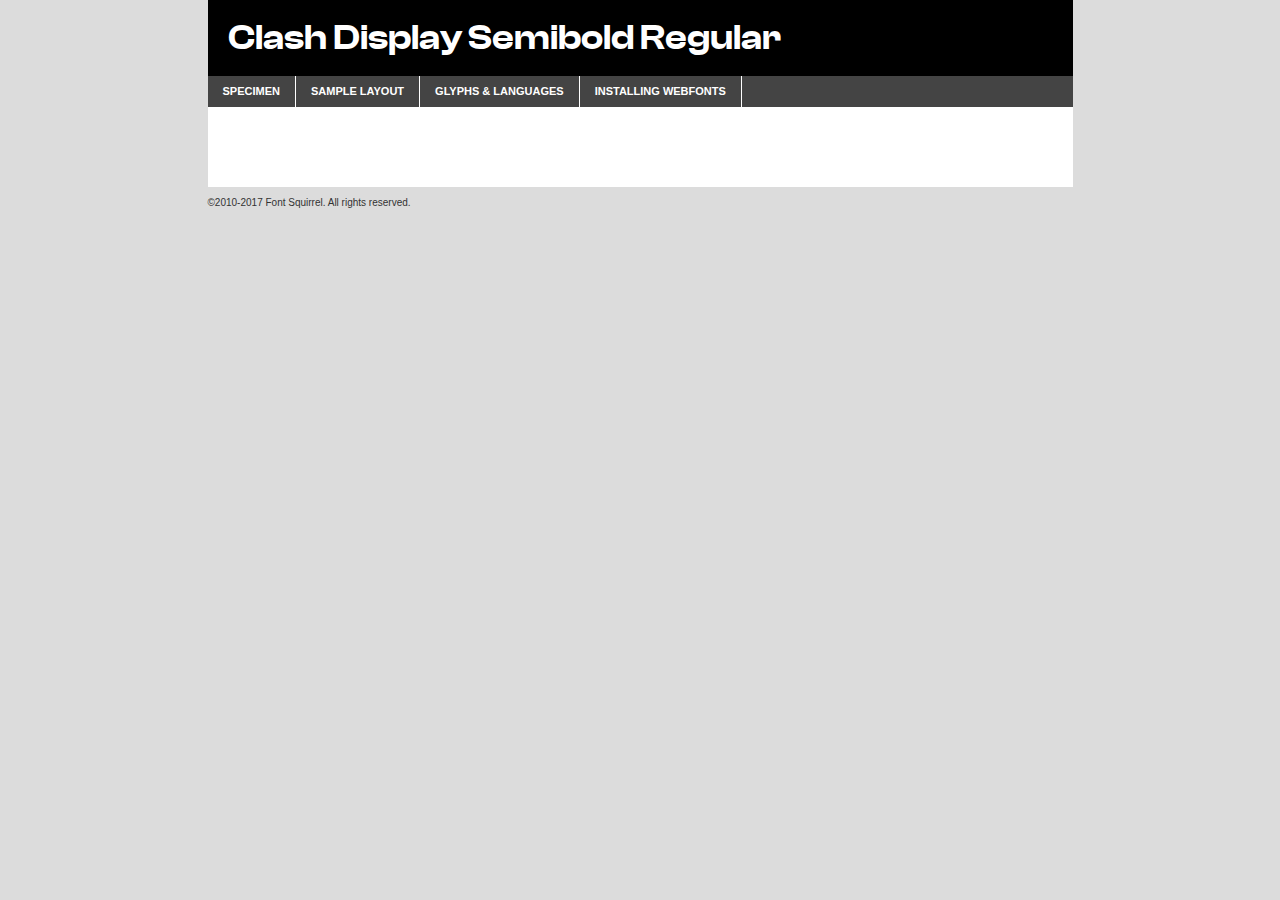
<file: webfontkit-20240404-115750/clashdisplay-semibold-demo.html>
<!DOCTYPE html PUBLIC "-//W3C//DTD XHTML 1.0 Transitional//EN"
        "http://www.w3.org/TR/xhtml1/DTD/xhtml1-transitional.dtd">

<html xmlns="http://www.w3.org/1999/xhtml" xml:lang="en" lang="en">
<head>
    <meta http-equiv="Content-Type" content="text/html; charset=utf-8"/>
    <script src="http://ajax.googleapis.com/ajax/libs/jquery/1.7.2/jquery.min.js" type="text/javascript" charset="utf-8"></script>
    <script type="text/javascript">
		(function($) {
			$.fn.easyTabs = function(option) {
				var param = jQuery.extend({ fadeSpeed: 'fast', defaultContent: 1, activeClass: 'active' }, option);
				$(this).each(function() {
					var thisId = '#' + this.id;
					if ( param.defaultContent == '' )
					{
						param.defaultContent = 1;
					}
					if ( typeof param.defaultContent == 'number' )
					{
						var defaultTab = $(thisId + ' .tabs li:eq(' + (param.defaultContent - 1) + ') a').attr('href').substr(1);
					}
					else
					{
						var defaultTab = param.defaultContent;
					}
					$(thisId + ' .tabs li a').each(function() {
						var tabToHide = $(this).attr('href').substr(1);
						$('#' + tabToHide).addClass('easytabs-tab-content');
					});
					hideAll();
					changeContent(defaultTab);

					function hideAll() {$(thisId + ' .easytabs-tab-content').hide();}

					function changeContent(tabId)
					{
						hideAll();
						$(thisId + ' .tabs li').removeClass(param.activeClass);
						$(thisId + ' .tabs li a[href=#' + tabId + ']').closest('li').addClass(param.activeClass);
						if ( param.fadeSpeed != 'none' )
						{
							$(thisId + ' #' + tabId).fadeIn(param.fadeSpeed);
						}
						else
						{
							$(thisId + ' #' + tabId).show();
						}
					}

					$(thisId + ' .tabs li').click(function() {
						var tabId = $(this).find('a').attr('href').substr(1);
						changeContent(tabId);
						return false;
					});
				});
			}
		})(jQuery);
    </script>
    <link rel="stylesheet" href="specimen_files/specimen_stylesheet.css" type="text/css" charset="utf-8"/>
    <link rel="stylesheet" href="stylesheet.css" type="text/css" charset="utf-8"/>

    <style type="text/css">
        		body {
			font-family: 'clash_displaysemibold';
        		}

            </style>

    <title>Clash Display Semibold Regular Specimen</title>


    <script type="text/javascript" charset="utf-8">
		$(document).ready(function() {
			$('#container').easyTabs({ defaultContent: 1 });
		});
    </script>
</head>

<body>
<div id="container">
    <div id="header">
		Clash Display Semibold Regular    </div>
    <ul class="tabs">
        <li><a href="#specimen">Specimen</a></li>
        <li><a href="#layout">Sample Layout</a></li>
		        <li><a href="#glyphs">Glyphs &amp; Languages</a></li>
        <li><a href="#installing">Installing Webfonts</a></li>

    </ul>

    <div id="main_content">


        <div id="specimen">

            <div class="section">
                <div class="grid12 firstcol">
                    <div class="huge">AaBb</div>
                </div>
            </div>

            <div class="section">
                <div class="glyph_range">A&#x200B;B&#x200b;C&#x200b;D&#x200b;E&#x200b;F&#x200b;G&#x200b;H&#x200b;I&#x200b;J&#x200b;K&#x200b;L&#x200b;M&#x200b;N&#x200b;O&#x200b;P&#x200b;Q&#x200b;R&#x200b;S&#x200b;T&#x200b;U&#x200b;V&#x200b;W&#x200b;X&#x200b;Y&#x200b;Z&#x200b;a&#x200b;b&#x200b;c&#x200b;d&#x200b;e&#x200b;f&#x200b;g&#x200b;h&#x200b;i&#x200b;j&#x200b;k&#x200b;l&#x200b;m&#x200b;n&#x200b;o&#x200b;p&#x200b;q&#x200b;r&#x200b;s&#x200b;t&#x200b;u&#x200b;v&#x200b;w&#x200b;x&#x200b;y&#x200b;z&#x200b;1&#x200b;2&#x200b;3&#x200b;4&#x200b;5&#x200b;6&#x200b;7&#x200b;8&#x200b;9&#x200b;0&#x200b;&amp;&#x200b;.&#x200b;,&#x200b;?&#x200b;!&#x200b;&#64;&#x200b;(&#x200b;)&#x200b;#&#x200b;$&#x200b;%&#x200b;*&#x200b;+&#x200b;-&#x200b;=&#x200b;:&#x200b;;</div>
            </div>
            <div class="section">
                <div class="grid12 firstcol">
                    <table class="sample_table">
                        <tr>
                            <td>10</td>
                            <td class="size10">abcdefghijklmnopqrstuvwxyzABCDEFGHIJKLMNOPQRSTUVWXYZ0123456789abcdefghijklmnopqrstuvwxyzABCDEFGHIJKLMNOPQRSTUVWXYZ0123456789abcdefghijklmnopqrstuvwxyzABCDEFGHIJKLMNOPQRSTUVWXYZ</td>
                        </tr>
                        <tr>
                            <td>11</td>
                            <td class="size11">abcdefghijklmnopqrstuvwxyzABCDEFGHIJKLMNOPQRSTUVWXYZ0123456789abcdefghijklmnopqrstuvwxyzABCDEFGHIJKLMNOPQRSTUVWXYZ0123456789abcdefghijklmnopqrstuvwxyzABCDEFGHIJKLMNOPQRSTUVWXYZ</td>
                        </tr>
                        <tr>
                            <td>12</td>
                            <td class="size12">abcdefghijklmnopqrstuvwxyzABCDEFGHIJKLMNOPQRSTUVWXYZ0123456789abcdefghijklmnopqrstuvwxyzABCDEFGHIJKLMNOPQRSTUVWXYZ0123456789abcdefghijklmnopqrstuvwxyzABCDEFGHIJKLMNOPQRSTUVWXYZ</td>
                        </tr>
                        <tr>
                            <td>13</td>
                            <td class="size13">abcdefghijklmnopqrstuvwxyzABCDEFGHIJKLMNOPQRSTUVWXYZ0123456789abcdefghijklmnopqrstuvwxyzABCDEFGHIJKLMNOPQRSTUVWXYZ0123456789abcdefghijklmnopqrstuvwxyzABCDEFGHIJKLMNOPQRSTUVWXYZ</td>
                        </tr>
                        <tr>
                            <td>14</td>
                            <td class="size14">abcdefghijklmnopqrstuvwxyzABCDEFGHIJKLMNOPQRSTUVWXYZ0123456789abcdefghijklmnopqrstuvwxyzABCDEFGHIJKLMNOPQRSTUVWXYZ0123456789abcdefghijklmnopqrstuvwxyzABCDEFGHIJKLMNOPQRSTUVWXYZ</td>
                        </tr>
                        <tr>
                            <td>16</td>
                            <td class="size16">abcdefghijklmnopqrstuvwxyzABCDEFGHIJKLMNOPQRSTUVWXYZ0123456789abcdefghijklmnopqrstuvwxyzABCDEFGHIJKLMNOPQRSTUVWXYZ</td>
                        </tr>
                        <tr>
                            <td>18</td>
                            <td class="size18">abcdefghijklmnopqrstuvwxyzABCDEFGHIJKLMNOPQRSTUVWXYZ0123456789abcdefghijklmnopqrstuvwxyzABCDEFGHIJKLMNOPQRSTUVWXYZ</td>
                        </tr>
                        <tr>
                            <td>20</td>
                            <td class="size20">abcdefghijklmnopqrstuvwxyzABCDEFGHIJKLMNOPQRSTUVWXYZ0123456789abcdefghijklmnopqrstuvwxyzABCDEFGHIJKLMNOPQRSTUVWXYZ</td>
                        </tr>
                        <tr>
                            <td>24</td>
                            <td class="size24">abcdefghijklmnopqrstuvwxyzABCDEFGHIJKLMNOPQRSTUVWXYZ0123456789abcdefghijklmnopqrstuvwxyzABCDEFGHIJKLMNOPQRSTUVWXYZ</td>
                        </tr>
                        <tr>
                            <td>30</td>
                            <td class="size30">abcdefghijklmnopqrstuvwxyzABCDEFGHIJKLMNOPQRSTUVWXYZ0123456789abcdefghijklmnopqrstuvwxyzABCDEFGHIJKLMNOPQRSTUVWXYZ</td>
                        </tr>
                        <tr>
                            <td>36</td>
                            <td class="size36">abcdefghijklmnopqrstuvwxyzABCDEFGHIJKLMNOPQRSTUVWXYZ0123456789abcdefghijklmnopqrstuvwxyzABCDEFGHIJKLMNOPQRSTUVWXYZ</td>
                        </tr>
                        <tr>
                            <td>48</td>
                            <td class="size48">abcdefghijklmnopqrstuvwxyzABCDEFGHIJKLMNOPQRSTUVWXYZ0123456789abcdefghijklmnopqrstuvwxyzABCDEFGHIJKLMNOPQRSTUVWXYZ</td>
                        </tr>
                        <tr>
                            <td>60</td>
                            <td class="size60">abcdefghijklmnopqrstuvwxyzABCDEFGHIJKLMNOPQRSTUVWXYZ0123456789abcdefghijklmnopqrstuvwxyzABCDEFGHIJKLMNOPQRSTUVWXYZ</td>
                        </tr>
                        <tr>
                            <td>72</td>
                            <td class="size72">abcdefghijklmnopqrstuvwxyzABCDEFGHIJKLMNOPQRSTUVWXYZ0123456789abcdefghijklmnopqrstuvwxyzABCDEFGHIJKLMNOPQRSTUVWXYZ</td>
                        </tr>
                        <tr>
                            <td>90</td>
                            <td class="size90">abcdefghijklmnopqrstuvwxyzABCDEFGHIJKLMNOPQRSTUVWXYZ0123456789abcdefghijklmnopqrstuvwxyzABCDEFGHIJKLMNOPQRSTUVWXYZ</td>
                        </tr>
                    </table>

                </div>

            </div>


            <div class="section" id="bodycomparison">


                <div id="xheight">
                    <div class="fontbody">&#x25FC;&#x25FC;&#x25FC;&#x25FC;&#x25FC;&#x25FC;&#x25FC;&#x25FC;&#x25FC;&#x25FC;&#x25FC;&#x25FC;&#x25FC;&#x25FC;&#x25FC;&#x25FC;&#x25FC;&#x25FC;&#x25FC;&#x25FC;&#x25FC;&#x25FC;&#x25FC;&#x25FC;&#x25FC;&#x25FC;&#x25FC;&#x25FC;&#x25FC;&#x25FC;&#x25FC;&#x25FC;&#x25FC;&#x25FC;&#x25FC;&#x25FC;&#x25FC;&#x25FC;&#x25FC;&#x25FC;&#x25FC;&#x25FC;&#x25FC;&#x25FC;&#x25FC;&#x25FC;&#x25FC;&#x25FC;&#x25FC;&#x25FC;&#x25FC;&#x25FC;&#x25FC;&#x25FC;&#x25FC;&#x25FC;&#x25FC;&#x25FC;&#x25FC;&#x25FC;&#x25FC;&#x25FC;&#x25FC;&#x25FC;&#x25FC;&#x25FC;&#x25FC;&#x25FC;&#x25FC;&#x25FC;&#x25FC;&#x25FC;&#x25FC;&#x25FC;&#x25FC;&#x25FC;&#x25FC;&#x25FC;&#x25FC;&#x25FC;&#x25FC;&#x25FC;&#x25FC;&#x25FC;&#x25FC;&#x25FC;&#x25FC;&#x25FC;&#x25FC;&#x25FC;&#x25FC;&#x25FC;&#x25FC;&#x25FC;&#x25FC;&#x25FC;&#x25FC;&#x25FC;&#x25FC;body</div>
                    <div class="arialbody">body</div>
                    <div class="verdanabody">body</div>
                    <div class="georgiabody">body</div>
                </div>
                <div class="fontbody" style="z-index:1">
                    body<span>Clash Display Semibold Regular</span>
                </div>
                <div class="arialbody" style="z-index:1">
                    body<span>Arial</span>
                </div>
                <div class="verdanabody" style="z-index:1">
                    body<span>Verdana</span>
                </div>
                <div class="georgiabody" style="z-index:1">
                    body<span>Georgia</span>
                </div>


            </div>


            <div class="section psample psample_row1" id="">

                <div class="grid2 firstcol">
                    <p class="size10"><span>10.</span>Aenean lacinia bibendum nulla sed consectetur. Fusce dapibus, tellus ac cursus commodo, tortor mauris condimentum nibh, ut fermentum massa justo sit amet risus. Nullam id dolor id nibh ultricies vehicula ut id elit. Cum sociis natoque penatibus et magnis dis parturient montes, nascetur ridiculus mus. Nulla vitae elit libero, a pharetra augue.</p>

                </div>
                <div class="grid3">
                    <p class="size11"><span>11.</span>Aenean lacinia bibendum nulla sed consectetur. Fusce dapibus, tellus ac cursus commodo, tortor mauris condimentum nibh, ut fermentum massa justo sit amet risus. Nullam id dolor id nibh ultricies vehicula ut id elit. Cum sociis natoque penatibus et magnis dis parturient montes, nascetur ridiculus mus. Nulla vitae elit libero, a pharetra augue.</p>

                </div>
                <div class="grid3">
                    <p class="size12"><span>12.</span>Aenean lacinia bibendum nulla sed consectetur. Fusce dapibus, tellus ac cursus commodo, tortor mauris condimentum nibh, ut fermentum massa justo sit amet risus. Nullam id dolor id nibh ultricies vehicula ut id elit. Cum sociis natoque penatibus et magnis dis parturient montes, nascetur ridiculus mus. Nulla vitae elit libero, a pharetra augue.</p>

                </div>
                <div class="grid4">
                    <p class="size13"><span>13.</span>Aenean lacinia bibendum nulla sed consectetur. Fusce dapibus, tellus ac cursus commodo, tortor mauris condimentum nibh, ut fermentum massa justo sit amet risus. Nullam id dolor id nibh ultricies vehicula ut id elit. Cum sociis natoque penatibus et magnis dis parturient montes, nascetur ridiculus mus. Nulla vitae elit libero, a pharetra augue.</p>

                </div>
                <div class="white_blend"></div>

            </div>
            <div class="section psample psample_row2" id="">
                <div class="grid3 firstcol">
                    <p class="size14"><span>14.</span>Aenean lacinia bibendum nulla sed consectetur. Fusce dapibus, tellus ac cursus commodo, tortor mauris condimentum nibh, ut fermentum massa justo sit amet risus. Nullam id dolor id nibh ultricies vehicula ut id elit. Cum sociis natoque penatibus et magnis dis parturient montes, nascetur ridiculus mus. Nulla vitae elit libero, a pharetra augue.</p>

                </div>
                <div class="grid4">
                    <p class="size16"><span>16.</span>Aenean lacinia bibendum nulla sed consectetur. Fusce dapibus, tellus ac cursus commodo, tortor mauris condimentum nibh, ut fermentum massa justo sit amet risus. Nullam id dolor id nibh ultricies vehicula ut id elit. Cum sociis natoque penatibus et magnis dis parturient montes, nascetur ridiculus mus. Nulla vitae elit libero, a pharetra augue.</p>

                </div>
                <div class="grid5">
                    <p class="size18"><span>18.</span>Aenean lacinia bibendum nulla sed consectetur. Fusce dapibus, tellus ac cursus commodo, tortor mauris condimentum nibh, ut fermentum massa justo sit amet risus. Nullam id dolor id nibh ultricies vehicula ut id elit. Cum sociis natoque penatibus et magnis dis parturient montes, nascetur ridiculus mus. Nulla vitae elit libero, a pharetra augue.</p>

                </div>

                <div class="white_blend"></div>

            </div>

            <div class="section psample psample_row3" id="">
                <div class="grid5 firstcol">
                    <p class="size20"><span>20.</span>Aenean lacinia bibendum nulla sed consectetur. Fusce dapibus, tellus ac cursus commodo, tortor mauris condimentum nibh, ut fermentum massa justo sit amet risus. Nullam id dolor id nibh ultricies vehicula ut id elit. Cum sociis natoque penatibus et magnis dis parturient montes, nascetur ridiculus mus. Nulla vitae elit libero, a pharetra augue.</p>
                </div>
                <div class="grid7">
                    <p class="size24"><span>24.</span>Aenean lacinia bibendum nulla sed consectetur. Fusce dapibus, tellus ac cursus commodo, tortor mauris condimentum nibh, ut fermentum massa justo sit amet risus. Nullam id dolor id nibh ultricies vehicula ut id elit. Cum sociis natoque penatibus et magnis dis parturient montes, nascetur ridiculus mus. Nulla vitae elit libero, a pharetra augue.</p>
                </div>

                <div class="white_blend"></div>

            </div>

            <div class="section psample psample_row4" id="">
                <div class="grid12 firstcol">
                    <p class="size30"><span>30.</span>Aenean lacinia bibendum nulla sed consectetur. Fusce dapibus, tellus ac cursus commodo, tortor mauris condimentum nibh, ut fermentum massa justo sit amet risus. Nullam id dolor id nibh ultricies vehicula ut id elit. Cum sociis natoque penatibus et magnis dis parturient montes, nascetur ridiculus mus. Nulla vitae elit libero, a pharetra augue.</p>
                </div>
                <div class="white_blend"></div>

            </div>


            <div class="section psample psample_row1 fullreverse">
                <div class="grid2 firstcol">
                    <p class="size10"><span>10.</span>Aenean lacinia bibendum nulla sed consectetur. Fusce dapibus, tellus ac cursus commodo, tortor mauris condimentum nibh, ut fermentum massa justo sit amet risus. Nullam id dolor id nibh ultricies vehicula ut id elit. Cum sociis natoque penatibus et magnis dis parturient montes, nascetur ridiculus mus. Nulla vitae elit libero, a pharetra augue.</p>

                </div>
                <div class="grid3">
                    <p class="size11"><span>11.</span>Aenean lacinia bibendum nulla sed consectetur. Fusce dapibus, tellus ac cursus commodo, tortor mauris condimentum nibh, ut fermentum massa justo sit amet risus. Nullam id dolor id nibh ultricies vehicula ut id elit. Cum sociis natoque penatibus et magnis dis parturient montes, nascetur ridiculus mus. Nulla vitae elit libero, a pharetra augue.</p>

                </div>
                <div class="grid3">
                    <p class="size12"><span>12.</span>Aenean lacinia bibendum nulla sed consectetur. Fusce dapibus, tellus ac cursus commodo, tortor mauris condimentum nibh, ut fermentum massa justo sit amet risus. Nullam id dolor id nibh ultricies vehicula ut id elit. Cum sociis natoque penatibus et magnis dis parturient montes, nascetur ridiculus mus. Nulla vitae elit libero, a pharetra augue.</p>

                </div>
                <div class="grid4">
                    <p class="size13"><span>13.</span>Aenean lacinia bibendum nulla sed consectetur. Fusce dapibus, tellus ac cursus commodo, tortor mauris condimentum nibh, ut fermentum massa justo sit amet risus. Nullam id dolor id nibh ultricies vehicula ut id elit. Cum sociis natoque penatibus et magnis dis parturient montes, nascetur ridiculus mus. Nulla vitae elit libero, a pharetra augue.</p>

                </div>
                <div class="black_blend"></div>

            </div>

            <div class="section psample psample_row2 fullreverse">
                <div class="grid3 firstcol">
                    <p class="size14"><span>14.</span>Aenean lacinia bibendum nulla sed consectetur. Fusce dapibus, tellus ac cursus commodo, tortor mauris condimentum nibh, ut fermentum massa justo sit amet risus. Nullam id dolor id nibh ultricies vehicula ut id elit. Cum sociis natoque penatibus et magnis dis parturient montes, nascetur ridiculus mus. Nulla vitae elit libero, a pharetra augue.</p>

                </div>
                <div class="grid4">
                    <p class="size16"><span>16.</span>Aenean lacinia bibendum nulla sed consectetur. Fusce dapibus, tellus ac cursus commodo, tortor mauris condimentum nibh, ut fermentum massa justo sit amet risus. Nullam id dolor id nibh ultricies vehicula ut id elit. Cum sociis natoque penatibus et magnis dis parturient montes, nascetur ridiculus mus. Nulla vitae elit libero, a pharetra augue.</p>

                </div>
                <div class="grid5">
                    <p class="size18"><span>18.</span>Aenean lacinia bibendum nulla sed consectetur. Fusce dapibus, tellus ac cursus commodo, tortor mauris condimentum nibh, ut fermentum massa justo sit amet risus. Nullam id dolor id nibh ultricies vehicula ut id elit. Cum sociis natoque penatibus et magnis dis parturient montes, nascetur ridiculus mus. Nulla vitae elit libero, a pharetra augue.</p>

                </div>
                <div class="black_blend"></div>

            </div>

            <div class="section psample fullreverse psample_row3" id="">
                <div class="grid5 firstcol">
                    <p class="size20"><span>20.</span>Aenean lacinia bibendum nulla sed consectetur. Fusce dapibus, tellus ac cursus commodo, tortor mauris condimentum nibh, ut fermentum massa justo sit amet risus. Nullam id dolor id nibh ultricies vehicula ut id elit. Cum sociis natoque penatibus et magnis dis parturient montes, nascetur ridiculus mus. Nulla vitae elit libero, a pharetra augue.</p>
                </div>
                <div class="grid7">
                    <p class="size24"><span>24.</span>Aenean lacinia bibendum nulla sed consectetur. Fusce dapibus, tellus ac cursus commodo, tortor mauris condimentum nibh, ut fermentum massa justo sit amet risus. Nullam id dolor id nibh ultricies vehicula ut id elit. Cum sociis natoque penatibus et magnis dis parturient montes, nascetur ridiculus mus. Nulla vitae elit libero, a pharetra augue.</p>
                </div>

                <div class="black_blend"></div>

            </div>

            <div class="section psample fullreverse psample_row4" id="" style="border-bottom: 20px #000 solid;">
                <div class="grid12 firstcol">
                    <p class="size30"><span>30.</span>Aenean lacinia bibendum nulla sed consectetur. Fusce dapibus, tellus ac cursus commodo, tortor mauris condimentum nibh, ut fermentum massa justo sit amet risus. Nullam id dolor id nibh ultricies vehicula ut id elit. Cum sociis natoque penatibus et magnis dis parturient montes, nascetur ridiculus mus. Nulla vitae elit libero, a pharetra augue.</p>
                </div>
                <div class="black_blend"></div>

            </div>


        </div>

        <div id="layout">

            <div class="section">

                <div class="grid12 firstcol">
                    <h1>Lorem Ipsum Dolor</h1>
                    <h2>Etiam porta sem malesuada magna mollis euismod</h2>

                    <p class="byline">By <a href="#link">Aenean Lacinia</a></p>
                </div>
            </div>
            <div class="section">
                <div class="grid8 firstcol">
                    <p class="large">Donec sed odio dui. Morbi leo risus, porta ac consectetur ac, vestibulum at eros. Fusce dapibus, tellus ac cursus commodo, tortor mauris condimentum nibh, ut fermentum massa justo sit amet risus. </p>


                    <h3>Pellentesque ornare sem</h3>

                    <p>Maecenas sed diam eget risus varius blandit sit amet non magna. Maecenas faucibus mollis interdum. Donec ullamcorper nulla non metus auctor fringilla. Nullam id dolor id nibh ultricies vehicula ut id elit. Nullam id dolor id nibh ultricies vehicula ut id elit. </p>

                    <p>Aenean eu leo quam. Pellentesque ornare sem lacinia quam venenatis vestibulum. Lorem ipsum dolor sit amet, consectetur adipiscing elit. Cum sociis natoque penatibus et magnis dis parturient montes, nascetur ridiculus mus. </p>

                    <p>Nulla vitae elit libero, a pharetra augue. Praesent commodo cursus magna, vel scelerisque nisl consectetur et. Aenean lacinia bibendum nulla sed consectetur. </p>

                    <p>Nullam quis risus eget urna mollis ornare vel eu leo. Nullam quis risus eget urna mollis ornare vel eu leo. Maecenas sed diam eget risus varius blandit sit amet non magna. Donec ullamcorper nulla non metus auctor fringilla. </p>

                    <h3>Cras mattis consectetur</h3>

                    <p>Aenean eu leo quam. Pellentesque ornare sem lacinia quam venenatis vestibulum. Aenean lacinia bibendum nulla sed consectetur. Integer posuere erat a ante venenatis dapibus posuere velit aliquet. Cras mattis consectetur purus sit amet fermentum. </p>

                    <p>Nullam id dolor id nibh ultricies vehicula ut id elit. Nullam quis risus eget urna mollis ornare vel eu leo. Cras mattis consectetur purus sit amet fermentum.</p>
                </div>

                <div class="grid4 sidebar">

                    <div class="box reverse">
                        <p class="last">Nullam quis risus eget urna mollis ornare vel eu leo. Donec ullamcorper nulla non metus auctor fringilla. Cras mattis consectetur purus sit amet fermentum. Sed posuere consectetur est at lobortis. Lorem ipsum dolor sit amet, consectetur adipiscing elit. </p>
                    </div>

                    <p class="caption">Maecenas sed diam eget risus varius.</p>

                    <p>Vestibulum id ligula porta felis euismod semper. Integer posuere erat a ante venenatis dapibus posuere velit aliquet. Vestibulum id ligula porta felis euismod semper. Sed posuere consectetur est at lobortis. Maecenas sed diam eget risus varius blandit sit amet non magna. Fusce dapibus, tellus ac cursus commodo, tortor mauris condimentum nibh, ut fermentum massa justo sit amet risus. </p>


                    <p>Duis mollis, est non commodo luctus, nisi erat porttitor ligula, eget lacinia odio sem nec elit. Aenean lacinia bibendum nulla sed consectetur. Vivamus sagittis lacus vel augue laoreet rutrum faucibus dolor auctor. Aenean lacinia bibendum nulla sed consectetur. Nullam quis risus eget urna mollis ornare vel eu leo. </p>

                    <p>Praesent commodo cursus magna, vel scelerisque nisl consectetur et. Donec ullamcorper nulla non metus auctor fringilla. Maecenas faucibus mollis interdum. Fusce dapibus, tellus ac cursus commodo, tortor mauris condimentum nibh, ut fermentum massa justo sit amet risus. </p>

                </div>
            </div>

        </div>


		

        <div id="glyphs">
            <div class="section">
                <div class="grid12 firstcol">

                    <h1>Language Support</h1>
                    <p>The subset of Clash Display Semibold Regular in this kit supports the following languages:<br/>

						Albanian, Basque, Breton, Chamorro, Danish, Dutch, English, Faroese, Finnish, French, Frisian, Galician, German, Icelandic, Italian, Malagasy, Norwegian, Portuguese, Spanish, Alsatian, Aragonese, Arapaho, Arrernte, Asturian, Aymara, Bislama, Cebuano, Corsican, Fijian, French_creole, Genoese, Gilbertese, Greenlandic, Haitian_creole, Hiligaynon, Hmong, Hopi, Ibanag, Iloko_ilokano, Indonesian, Interglossa_glosa, Interlingua, Irish_gaelic, Jerriais, Lojban, Lombard, Luxembourgeois, Manx, Mohawk, Norfolk_pitcairnese, Occitan, Oromo, Pangasinan, Papiamento, Piedmontese, Potawatomi, Rhaeto-romance, Romansh, Rotokas, Sami_lule, Samoan, Sardinian, Scots_gaelic, Seychelles_creole, Shona, Sicilian, Somali, Southern_ndebele, Swahili, Swati_swazi, Tagalog_filipino_pilipino, Tetum, Tok_pisin, Uyghur_latinized, Volapuk, Walloon, Warlpiri, Xhosa, Yapese, Zulu, Latinbasic, Demo                    </p>
                    <h1>Glyph Chart</h1>
                    <p>The subset of Clash Display Semibold Regular in this kit includes all the glyphs listed below. Unicode entities are included above each glyph to help you insert individual characters into your layout.</p>
                    <div id="glyph_chart">

																				                                <div><p>&amp;#13;</p>&#13;</div>
																				                                <div><p>&amp;#32;</p>&#32;</div>
																				                                <div><p>&amp;#33;</p>&#33;</div>
																				                                <div><p>&amp;#34;</p>&#34;</div>
																				                                <div><p>&amp;#35;</p>&#35;</div>
																				                                <div><p>&amp;#36;</p>&#36;</div>
																				                                <div><p>&amp;#37;</p>&#37;</div>
																				                                <div><p>&amp;#38;</p>&#38;</div>
																				                                <div><p>&amp;#39;</p>&#39;</div>
																				                                <div><p>&amp;#40;</p>&#40;</div>
																				                                <div><p>&amp;#41;</p>&#41;</div>
																				                                <div><p>&amp;#42;</p>&#42;</div>
																				                                <div><p>&amp;#43;</p>&#43;</div>
																				                                <div><p>&amp;#44;</p>&#44;</div>
																				                                <div><p>&amp;#45;</p>&#45;</div>
																				                                <div><p>&amp;#46;</p>&#46;</div>
																				                                <div><p>&amp;#47;</p>&#47;</div>
																				                                <div><p>&amp;#48;</p>&#48;</div>
																				                                <div><p>&amp;#49;</p>&#49;</div>
																				                                <div><p>&amp;#50;</p>&#50;</div>
																				                                <div><p>&amp;#51;</p>&#51;</div>
																				                                <div><p>&amp;#52;</p>&#52;</div>
																				                                <div><p>&amp;#53;</p>&#53;</div>
																				                                <div><p>&amp;#54;</p>&#54;</div>
																				                                <div><p>&amp;#55;</p>&#55;</div>
																				                                <div><p>&amp;#56;</p>&#56;</div>
																				                                <div><p>&amp;#57;</p>&#57;</div>
																				                                <div><p>&amp;#58;</p>&#58;</div>
																				                                <div><p>&amp;#59;</p>&#59;</div>
																				                                <div><p>&amp;#60;</p>&#60;</div>
																				                                <div><p>&amp;#61;</p>&#61;</div>
																				                                <div><p>&amp;#62;</p>&#62;</div>
																				                                <div><p>&amp;#63;</p>&#63;</div>
																				                                <div><p>&amp;#64;</p>&#64;</div>
																				                                <div><p>&amp;#65;</p>&#65;</div>
																				                                <div><p>&amp;#66;</p>&#66;</div>
																				                                <div><p>&amp;#67;</p>&#67;</div>
																				                                <div><p>&amp;#68;</p>&#68;</div>
																				                                <div><p>&amp;#69;</p>&#69;</div>
																				                                <div><p>&amp;#70;</p>&#70;</div>
																				                                <div><p>&amp;#71;</p>&#71;</div>
																				                                <div><p>&amp;#72;</p>&#72;</div>
																				                                <div><p>&amp;#73;</p>&#73;</div>
																				                                <div><p>&amp;#74;</p>&#74;</div>
																				                                <div><p>&amp;#75;</p>&#75;</div>
																				                                <div><p>&amp;#76;</p>&#76;</div>
																				                                <div><p>&amp;#77;</p>&#77;</div>
																				                                <div><p>&amp;#78;</p>&#78;</div>
																				                                <div><p>&amp;#79;</p>&#79;</div>
																				                                <div><p>&amp;#80;</p>&#80;</div>
																				                                <div><p>&amp;#81;</p>&#81;</div>
																				                                <div><p>&amp;#82;</p>&#82;</div>
																				                                <div><p>&amp;#83;</p>&#83;</div>
																				                                <div><p>&amp;#84;</p>&#84;</div>
																				                                <div><p>&amp;#85;</p>&#85;</div>
																				                                <div><p>&amp;#86;</p>&#86;</div>
																				                                <div><p>&amp;#87;</p>&#87;</div>
																				                                <div><p>&amp;#88;</p>&#88;</div>
																				                                <div><p>&amp;#89;</p>&#89;</div>
																				                                <div><p>&amp;#90;</p>&#90;</div>
																				                                <div><p>&amp;#91;</p>&#91;</div>
																				                                <div><p>&amp;#92;</p>&#92;</div>
																				                                <div><p>&amp;#93;</p>&#93;</div>
																				                                <div><p>&amp;#94;</p>&#94;</div>
																				                                <div><p>&amp;#95;</p>&#95;</div>
																				                                <div><p>&amp;#97;</p>&#97;</div>
																				                                <div><p>&amp;#98;</p>&#98;</div>
																				                                <div><p>&amp;#99;</p>&#99;</div>
																				                                <div><p>&amp;#100;</p>&#100;</div>
																				                                <div><p>&amp;#101;</p>&#101;</div>
																				                                <div><p>&amp;#102;</p>&#102;</div>
																				                                <div><p>&amp;#103;</p>&#103;</div>
																				                                <div><p>&amp;#104;</p>&#104;</div>
																				                                <div><p>&amp;#105;</p>&#105;</div>
																				                                <div><p>&amp;#106;</p>&#106;</div>
																				                                <div><p>&amp;#107;</p>&#107;</div>
																				                                <div><p>&amp;#108;</p>&#108;</div>
																				                                <div><p>&amp;#109;</p>&#109;</div>
																				                                <div><p>&amp;#110;</p>&#110;</div>
																				                                <div><p>&amp;#111;</p>&#111;</div>
																				                                <div><p>&amp;#112;</p>&#112;</div>
																				                                <div><p>&amp;#113;</p>&#113;</div>
																				                                <div><p>&amp;#114;</p>&#114;</div>
																				                                <div><p>&amp;#115;</p>&#115;</div>
																				                                <div><p>&amp;#116;</p>&#116;</div>
																				                                <div><p>&amp;#117;</p>&#117;</div>
																				                                <div><p>&amp;#118;</p>&#118;</div>
																				                                <div><p>&amp;#119;</p>&#119;</div>
																				                                <div><p>&amp;#120;</p>&#120;</div>
																				                                <div><p>&amp;#121;</p>&#121;</div>
																				                                <div><p>&amp;#122;</p>&#122;</div>
																				                                <div><p>&amp;#123;</p>&#123;</div>
																				                                <div><p>&amp;#124;</p>&#124;</div>
																				                                <div><p>&amp;#125;</p>&#125;</div>
																				                                <div><p>&amp;#126;</p>&#126;</div>
																				                                <div><p>&amp;#160;</p>&#160;</div>
																				                                <div><p>&amp;#161;</p>&#161;</div>
																				                                <div><p>&amp;#162;</p>&#162;</div>
																				                                <div><p>&amp;#163;</p>&#163;</div>
																				                                <div><p>&amp;#165;</p>&#165;</div>
																				                                <div><p>&amp;#166;</p>&#166;</div>
																				                                <div><p>&amp;#167;</p>&#167;</div>
																				                                <div><p>&amp;#169;</p>&#169;</div>
																				                                <div><p>&amp;#170;</p>&#170;</div>
																				                                <div><p>&amp;#171;</p>&#171;</div>
																				                                <div><p>&amp;#173;</p>&#173;</div>
																				                                <div><p>&amp;#174;</p>&#174;</div>
																				                                <div><p>&amp;#176;</p>&#176;</div>
																				                                <div><p>&amp;#177;</p>&#177;</div>
																				                                <div><p>&amp;#178;</p>&#178;</div>
																				                                <div><p>&amp;#179;</p>&#179;</div>
																				                                <div><p>&amp;#182;</p>&#182;</div>
																				                                <div><p>&amp;#183;</p>&#183;</div>
																				                                <div><p>&amp;#185;</p>&#185;</div>
																				                                <div><p>&amp;#186;</p>&#186;</div>
																				                                <div><p>&amp;#187;</p>&#187;</div>
																				                                <div><p>&amp;#188;</p>&#188;</div>
																				                                <div><p>&amp;#189;</p>&#189;</div>
																				                                <div><p>&amp;#190;</p>&#190;</div>
																				                                <div><p>&amp;#191;</p>&#191;</div>
																				                                <div><p>&amp;#192;</p>&#192;</div>
																				                                <div><p>&amp;#193;</p>&#193;</div>
																				                                <div><p>&amp;#194;</p>&#194;</div>
																				                                <div><p>&amp;#195;</p>&#195;</div>
																				                                <div><p>&amp;#196;</p>&#196;</div>
																				                                <div><p>&amp;#197;</p>&#197;</div>
																				                                <div><p>&amp;#198;</p>&#198;</div>
																				                                <div><p>&amp;#199;</p>&#199;</div>
																				                                <div><p>&amp;#200;</p>&#200;</div>
																				                                <div><p>&amp;#201;</p>&#201;</div>
																				                                <div><p>&amp;#202;</p>&#202;</div>
																				                                <div><p>&amp;#203;</p>&#203;</div>
																				                                <div><p>&amp;#204;</p>&#204;</div>
																				                                <div><p>&amp;#205;</p>&#205;</div>
																				                                <div><p>&amp;#206;</p>&#206;</div>
																				                                <div><p>&amp;#207;</p>&#207;</div>
																				                                <div><p>&amp;#208;</p>&#208;</div>
																				                                <div><p>&amp;#209;</p>&#209;</div>
																				                                <div><p>&amp;#210;</p>&#210;</div>
																				                                <div><p>&amp;#211;</p>&#211;</div>
																				                                <div><p>&amp;#212;</p>&#212;</div>
																				                                <div><p>&amp;#213;</p>&#213;</div>
																				                                <div><p>&amp;#214;</p>&#214;</div>
																				                                <div><p>&amp;#215;</p>&#215;</div>
																				                                <div><p>&amp;#216;</p>&#216;</div>
																				                                <div><p>&amp;#217;</p>&#217;</div>
																				                                <div><p>&amp;#218;</p>&#218;</div>
																				                                <div><p>&amp;#219;</p>&#219;</div>
																				                                <div><p>&amp;#220;</p>&#220;</div>
																				                                <div><p>&amp;#221;</p>&#221;</div>
																				                                <div><p>&amp;#222;</p>&#222;</div>
																				                                <div><p>&amp;#223;</p>&#223;</div>
																				                                <div><p>&amp;#224;</p>&#224;</div>
																				                                <div><p>&amp;#225;</p>&#225;</div>
																				                                <div><p>&amp;#226;</p>&#226;</div>
																				                                <div><p>&amp;#227;</p>&#227;</div>
																				                                <div><p>&amp;#228;</p>&#228;</div>
																				                                <div><p>&amp;#229;</p>&#229;</div>
																				                                <div><p>&amp;#230;</p>&#230;</div>
																				                                <div><p>&amp;#231;</p>&#231;</div>
																				                                <div><p>&amp;#232;</p>&#232;</div>
																				                                <div><p>&amp;#233;</p>&#233;</div>
																				                                <div><p>&amp;#234;</p>&#234;</div>
																				                                <div><p>&amp;#235;</p>&#235;</div>
																				                                <div><p>&amp;#236;</p>&#236;</div>
																				                                <div><p>&amp;#237;</p>&#237;</div>
																				                                <div><p>&amp;#238;</p>&#238;</div>
																				                                <div><p>&amp;#239;</p>&#239;</div>
																				                                <div><p>&amp;#240;</p>&#240;</div>
																				                                <div><p>&amp;#241;</p>&#241;</div>
																				                                <div><p>&amp;#242;</p>&#242;</div>
																				                                <div><p>&amp;#243;</p>&#243;</div>
																				                                <div><p>&amp;#244;</p>&#244;</div>
																				                                <div><p>&amp;#245;</p>&#245;</div>
																				                                <div><p>&amp;#246;</p>&#246;</div>
																				                                <div><p>&amp;#247;</p>&#247;</div>
																				                                <div><p>&amp;#248;</p>&#248;</div>
																				                                <div><p>&amp;#249;</p>&#249;</div>
																				                                <div><p>&amp;#250;</p>&#250;</div>
																				                                <div><p>&amp;#251;</p>&#251;</div>
																				                                <div><p>&amp;#252;</p>&#252;</div>
																				                                <div><p>&amp;#253;</p>&#253;</div>
																				                                <div><p>&amp;#254;</p>&#254;</div>
																				                                <div><p>&amp;#255;</p>&#255;</div>
																				                                <div><p>&amp;#338;</p>&#338;</div>
																				                                <div><p>&amp;#339;</p>&#339;</div>
																				                                <div><p>&amp;#376;</p>&#376;</div>
																				                                <div><p>&amp;#8192;</p>&#8192;</div>
																				                                <div><p>&amp;#8193;</p>&#8193;</div>
																				                                <div><p>&amp;#8194;</p>&#8194;</div>
																				                                <div><p>&amp;#8195;</p>&#8195;</div>
																				                                <div><p>&amp;#8196;</p>&#8196;</div>
																				                                <div><p>&amp;#8197;</p>&#8197;</div>
																				                                <div><p>&amp;#8198;</p>&#8198;</div>
																				                                <div><p>&amp;#8199;</p>&#8199;</div>
																				                                <div><p>&amp;#8200;</p>&#8200;</div>
																				                                <div><p>&amp;#8201;</p>&#8201;</div>
																				                                <div><p>&amp;#8202;</p>&#8202;</div>
																				                                <div><p>&amp;#8208;</p>&#8208;</div>
																				                                <div><p>&amp;#8209;</p>&#8209;</div>
																				                                <div><p>&amp;#8210;</p>&#8210;</div>
																				                                <div><p>&amp;#8211;</p>&#8211;</div>
																				                                <div><p>&amp;#8212;</p>&#8212;</div>
																				                                <div><p>&amp;#8216;</p>&#8216;</div>
																				                                <div><p>&amp;#8217;</p>&#8217;</div>
																				                                <div><p>&amp;#8218;</p>&#8218;</div>
																				                                <div><p>&amp;#8220;</p>&#8220;</div>
																				                                <div><p>&amp;#8221;</p>&#8221;</div>
																				                                <div><p>&amp;#8222;</p>&#8222;</div>
																				                                <div><p>&amp;#8226;</p>&#8226;</div>
																				                                <div><p>&amp;#8230;</p>&#8230;</div>
																				                                <div><p>&amp;#8239;</p>&#8239;</div>
																				                                <div><p>&amp;#8249;</p>&#8249;</div>
																				                                <div><p>&amp;#8250;</p>&#8250;</div>
																				                                <div><p>&amp;#8287;</p>&#8287;</div>
																				                                <div><p>&amp;#8364;</p>&#8364;</div>
																				                                <div><p>&amp;#8482;</p>&#8482;</div>
																				                                <div><p>&amp;#9724;</p>&#9724;</div>
																				                                <div><p>&amp;#64257;</p>&#64257;</div>
																				                                <div><p>&amp;#64258;</p>&#64258;</div>
																				                                <div><p>&amp;#64259;</p>&#64259;</div>
																				                                <div><p>&amp;#64260;</p>&#64260;</div>
																																																										                    </div>
                </div>


            </div>
        </div>


        <div id="specs">

        </div>

        <div id="installing">
            <div class="section">
                <div class="grid7 firstcol">
                    <h1>Installing Webfonts</h1>

                    <p>Webfonts are supported by all major browser platforms but not all in the same way. There are currently four different font formats that must be included in order to target all browsers. This includes TTF, WOFF, EOT and SVG.</p>

                    <h2>1. Upload your webfonts</h2>
                    <p>You must upload your webfont kit to your website. They should be in or near the same directory as your CSS files.</p>

                    <h2>2. Include the webfont stylesheet</h2>
                    <p>A special CSS @font-face declaration helps the various browsers select the appropriate font it needs without causing you a bunch of headaches. Learn more about this syntax by reading the <a href="https://www.fontspring.com/blog/further-hardening-of-the-bulletproof-syntax">Fontspring blog post</a> about it. The code for it is as follows:</p>


                    <code>
                        @font-face{
                        font-family: 'MyWebFont';
                        src: url('WebFont.eot');
                        src: url('WebFont.eot?#iefix') format('embedded-opentype'),
                        url('WebFont.woff') format('woff'),
                        url('WebFont.ttf') format('truetype'),
                        url('WebFont.svg#webfont') format('svg');
                        }
                    </code>

                    <p>We've already gone ahead and generated the code for you. All you have to do is link to the stylesheet in your HTML, like this:</p>
                    <code>&lt;link rel=&quot;stylesheet&quot; href=&quot;stylesheet.css&quot; type=&quot;text/css&quot; charset=&quot;utf-8&quot; /&gt;</code>

                    <h2>3. Modify your own stylesheet</h2>
                    <p>To take advantage of your new fonts, you must tell your stylesheet to use them. Look at the original @font-face declaration above and find the property called "font-family." The name linked there will be what you use to reference the font. Prepend that webfont name to the font stack in the "font-family" property, inside the selector you want to change. For example:</p>
                    <code>p { font-family: 'WebFont', Arial, sans-serif; }</code>

                    <h2>4. Test</h2>
                    <p>Getting webfonts to work cross-browser <em>can</em> be tricky. Use the information in the sidebar to help you if you find that fonts aren't loading in a particular browser.</p>
                </div>

                <div class="grid5 sidebar">
                    <div class="box">
                        <h2>Troubleshooting<br/>Font-Face Problems</h2>
                        <p>Having trouble getting your webfonts to load in your new website? Here are some tips to sort out what might be the problem.</p>

                        <h3>Fonts not showing in any browser</h3>

                        <p>This sounds like you need to work on the plumbing. You either did not upload the fonts to the correct directory, or you did not link the fonts properly in the CSS. If you've confirmed that all this is correct and you still have a problem, take a look at your .htaccess file and see if requests are getting intercepted.</p>

                        <h3>Fonts not loading in iPhone or iPad</h3>

                        <p>The most common problem here is that you are serving the fonts from an IIS server. IIS refuses to serve files that have unknown MIME types. If that is the case, you must set the MIME type for SVG to "image/svg+xml" in the server settings. Follow these instructions from Microsoft if you need help.</p>

                        <h3>Fonts not loading in Firefox</h3>

                        <p>The primary reason for this failure? You are still using a version Firefox older than 3.5. So upgrade already! If that isn't it, then you are very likely serving fonts from a different domain. Firefox requires that all font assets be served from the same domain. Lastly it is possible that you need to add WOFF to your list of MIME types (if you are serving via IIS.)</p>

                        <h3>Fonts not loading in IE</h3>

                        <p>Are you looking at Internet Explorer on an actual Windows machine or are you cheating by using a service like Adobe BrowserLab? Many of these screenshot services do not render @font-face for IE. Best to test it on a real machine.</p>

                        <h3>Fonts not loading in IE9</h3>

                        <p>IE9, like Firefox, requires that fonts be served from the same domain as the website. Make sure that is the case.</p>
                    </div>
                </div>
            </div>

        </div>

    </div>
    <div id="footer">
        <p>&copy;2010-2017 Font Squirrel. All rights reserved.</p>
    </div>
</div>
</body>
</html>
</file>
<file: css/styles.css>
::selection {
    background: #8AA8DF;
    color: #E6E6E6;
}

html {
    background: black;
}

#mainTitle{
    font-family: "Inter", sans-serif;
    color: #E6E6E6;
    font-weight: 500;
    line-height: 1.12;
    max-width: 1200px; 
    word-wrap: break-word; 
    overflow-wrap: break-word;
    white-space: normal;
    display: block;
    margin: 0 auto;
    gap: 8px;
}

@media (min-width: 1200px) {
    #mainTitle {
        font-family: "Inter", sans-serif;
        color: #E6E6E6;
        font-weight: 500;
        line-height: 1.12;
        max-width: 1200px;
        word-wrap: break-word;
        overflow-wrap: break-word;
        white-space: normal;
        display: flex;
        align-content: center;
        flex-wrap: wrap;
        margin: 0 auto;
        margin-top: 15%;
        gap: 8px;
    }
}

.arrow-icon {
    display: inline-flex;
    align-items: center;
    transform: rotate(90deg);
}

.arrow-icon svg {
    width: 30px;
    height: 30px;
    color: #8AA8DF;
    transition: 0.5s ease-in-out;
}

.arrow-icon:hover svg {
    filter: blur(2px);
    cursor: pointer;
}

#mainTitle h1 {
    font-size: clamp(1.5rem, 12vw, 50px);
    font-weight: 500;
    margin-top: auto;
}

#mainTitle-cta {
    color: #8AA8DF;
}

#mainTitle-light {
    font-weight: 300;
    color: #A9A9A9;
}

header {
    max-width: 100%;
    padding: 20px;
    display: flex;
    align-items: start;
}

body {
    overflow-x: hidden;
    margin: 0;
    padding: 0;
}

#projects {
    margin: 0 auto;
    max-width: 1200px;
}

#get-in-touch-button {
    width: 183px;
    height: 63px;
    background-color: rgba(0, 0, 0, 0.66);
    border: 2px solid rgba(180, 180, 180, 0.33);
    border-radius: 50px;
    position: fixed;
    bottom: 20px;
    right: max(calc((100% - 1200px) / 2));
    backdrop-filter: blur(12px);
    display: flex;
    justify-content: center;
    align-items: center;
    z-index: 999;
}

@media (max-width: 1200px) {
    #get-in-touch-button {
        right: 20px;
    }
}

#get-in-touch-button:hover {
    cursor: pointer;
}

#get-in-touch-button a {
    font-family: "Inter", sans-serif;
    font-weight: 500;
    font-size: 1.35rem;
    color: #E6E6E6;
    text-align: center;
    margin: 0;
    padding: 0;
    text-decoration: none;
    transition: filter 0.5s ease-in-out;
}

#get-in-touch-button:hover a {
    filter: blur(2px);
}

.projects-heading {
    font-family: "Inter", sans-serif;
    font-weight: 500;
    font-size: clamp(1.5rem, 10vw, 42px);
    max-width: 100%;
    color: #E6E6E6;
    margin: 0;
    padding: 20px;
    padding-bottom: 0;
    margin-top: 100px;
    margin-bottom: 0px;
}


.know-more-text {
    font-family: "Inter", sans-serif;
    font-weight: 300;
    font-size: clamp(0.75rem, 4vw, 16px);
    max-width: 1200px; 
    margin: 0;
    padding: 20px;
    padding-top: 5px;
}

.know-more-text a {
    color: #A9A9A9;
    text-decoration: underline;
}

.carousel {
    display: grid;
    place-content: flex-start;
    grid-auto-flow: column;
    gap: 20px;
    overflow-x: auto;
    overscroll-behavior-x: contain;
    scroll-snap-type: x mandatory;
    scrollbar-width: thin; 
    scrollbar-color: #A9A9A9 transparent;
    margin-left: 20px;
    margin-right: 20px;
    mask-image: linear-gradient(to right, transparent, black 20px, black calc(100% - 20px), transparent);
}


@media (min-width: 1200px) {
    .carousel {
        overflow-x: scroll; 
    }
}

.foodlink-mockup-img {
    scroll-snap-align: start;
    width: 200px;
}

.desktop-mockup-img {
    scroll-snap-align: start;
    width: 300px;
}

@media (min-width: 1200px) {
    .desktop-mockup-img {
        width: 450px;
    }
}

#contact {
    margin: 0 auto;
    max-width: 1200px;
    margin-top: 100px;
    padding: 20px;
    display: flex;
    flex-direction: column;
    gap: 10px;
}

#contact a {
    font-family: Inter;
    color: #8AA8DF;
    text-decoration: none;
    font-weight: 500;
    font-size: 20px;
}
</file>
<file: portfolio/css/styles.css>
body {
    background-color: rgb(29, 29, 29);
}

#containerMainPageNavBar {
    margin-top: 20px;

}

#mainPageNavBar {
    text-align: center;
}
</file>
<file: css/brand-guidelines.css>
body {
    background-color: black;
    color: white;
    text-align: center;
    font-family: "Inter", sans-serif;
    height: 100vh;
    display: flex;
    justify-content: center;
    align-items: center;
    flex-direction: column;
    margin: 0;
    position: relative;
}

#work-in-progress-heading {
    position: absolute;
    z-index: 2;
    font-size: 48px;
    max-width: 80%;
    margin: 0;
}

#return-text {
    color: #A9A9A9;
    font-weight: 300;
    text-decoration: underline;
    margin: 0;
    cursor: pointer;
}

.gradient-container {
    position: absolute;
    top: 50%;
    left: 50%;
    transform: translate(-50%, -50%);
    z-index: 1;
}

.gradient {
    --size: 250px;
    --speed: 70s; /* Velocidad más natural */
  
    width: var(--size);
    height: var(--size);
    filter: blur(calc(var(--size) / 5));
    background-image: linear-gradient(to right, rgb(48, 48, 48),  rgb(180, 180, 180), rgb(68, 68, 68), rgb(48, 48, 48));
    animation: fluid-move var(--speed) ease-in-out infinite alternate;
    border-radius: 30% 70% 70% 30% / 30% 30% 70% 70%;
}

/* Animación fluida con más direcciones y mayor recorrido */
@keyframes fluid-move {
    0% {
        transform: translate(0, 0) scale(1) rotate(0deg);
        border-radius: 30% 70% 70% 30% / 30% 30% 70% 70%;
    }
    5% {
        transform: translate(40px, -60px) scale(1.08) rotate(10deg);
        border-radius: 35% 65% 60% 40% / 40% 35% 55% 70%;
    }
    10% {
        transform: translate(-30px, 50px) scale(1.02) rotate(-15deg);
        border-radius: 40% 60% 65% 35% / 35% 40% 65% 60%;
    }
    15% {
        transform: translate(55px, -20px) scale(1.04) rotate(5deg);
        border-radius: 45% 55% 60% 50% / 40% 50% 60% 50%;
    }
    20% {
        transform: translate(-45px, 35px) scale(1.06) rotate(-10deg);
        border-radius: 50% 50% 55% 45% / 45% 55% 65% 45%;
    }
    25% {
        transform: translate(60px, -10px) scale(1.05) rotate(15deg);
        border-radius: 40% 60% 60% 40% / 40% 30% 60% 70%;
    }
    30% {
        transform: translate(-60px, 10px) scale(1.03) rotate(-5deg);
        border-radius: 55% 45% 65% 35% / 35% 50% 60% 55%;
    }
    35% {
        transform: translate(30px, 50px) scale(0.98) rotate(20deg);
        border-radius: 45% 55% 50% 50% / 50% 45% 55% 50%;
    }
    40% {
        transform: translate(-20px, -30px) scale(1.02) rotate(-10deg);
        border-radius: 50% 50% 60% 40% / 50% 40% 60% 50%;
    }
    45% {
        transform: translate(50px, -50px) scale(1.07) rotate(5deg);
        border-radius: 40% 55% 70% 35% / 30% 50% 65% 55%;
    }
    50% {
        transform: translate(-50px, 50px) scale(0.95) rotate(-20deg);
        border-radius: 55% 50% 65% 30% / 45% 40% 60% 50%;
    }
    55% {
        transform: translate(30px, -30px) scale(1.1) rotate(15deg);
        border-radius: 50% 55% 60% 35% / 40% 55% 65% 45%;
    }
    60% {
        transform: translate(-40px, 40px) scale(1.02) rotate(-5deg);
        border-radius: 40% 60% 70% 30% / 30% 50% 70% 50%;
    }
    65% {
        transform: translate(45px, -20px) scale(1.03) rotate(10deg);
        border-radius: 55% 45% 55% 45% / 45% 55% 65% 45%;
    }
    70% {
        transform: translate(-60px, 15px) scale(0.98) rotate(-10deg);
        border-radius: 35% 65% 60% 40% / 40% 35% 55% 70%;
    }
    75% {
        transform: translate(50px, -10px) scale(1.06) rotate(5deg);
        border-radius: 45% 55% 60% 50% / 40% 50% 60% 50%;
    }
    80% {
        transform: translate(-35px, 55px) scale(1.02) rotate(-15deg);
        border-radius: 50% 50% 55% 45% / 45% 55% 65% 45%;
    }
    85% {
        transform: translate(30px, -60px) scale(1.04) rotate(20deg);
        border-radius: 55% 50% 65% 30% / 45% 40% 60% 50%;
    }
    90% {
        transform: translate(-55px, 35px) scale(1.05) rotate(-5deg);
        border-radius: 50% 55% 60% 35% / 40% 55% 65% 45%;
    }
    95% {
        transform: translate(20px, -45px) scale(1.07) rotate(10deg);
        border-radius: 40% 60% 70% 30% / 30% 50% 70% 50%;
    }
    100% {
        transform: translate(0, 0) scale(1) rotate(0deg);
        border-radius: 30% 70% 70% 30% / 30% 30% 70% 70%;
    }
}

@media (max-width: 720px) {
    .gradient {
        --size: 200px;
    }
}
</file>
<file: css/dishcover-styles.css>
body {
    background-color: black;
    color: white;
    text-align: center;
    font-family: "Inter", sans-serif;
    height: 100vh;
    display: flex;
    justify-content: center;
    align-items: center;
    flex-direction: column;
    margin: 0;
    position: relative;
}

#work-in-progress-heading {
    position: absolute;
    z-index: 2;
    font-size: 48px;
    max-width: 80%;
    margin: 0;
}

#return-text {
    color: #A9A9A9;
    font-weight: 300;
    text-decoration: underline;
    margin: 0;
    cursor: pointer;
}

.gradient-container {
    position: absolute;
    top: 50%;
    left: 50%;
    transform: translate(-50%, -50%);
    z-index: 1;
}

.gradient {
    --size: 250px;
    --speed: 70s; /* Velocidad más natural */
  
    width: var(--size);
    height: var(--size);
    filter: blur(calc(var(--size) / 5));
    background-image: linear-gradient(to right, rgb(38, 38, 38), rgb(18, 18, 18), rgb(143, 220, 124), rgb(255, 255, 255), rgb(255, 255, 255));
    animation: fluid-move var(--speed) ease-in-out infinite alternate;
    border-radius: 30% 70% 70% 30% / 30% 30% 70% 70%;
}

/* Animación fluida con más direcciones y mayor recorrido */
@keyframes fluid-move {
    0% {
        transform: translate(0, 0) scale(1) rotate(0deg);
        border-radius: 30% 70% 70% 30% / 30% 30% 70% 70%;
    }
    5% {
        transform: translate(40px, -60px) scale(1.08) rotate(10deg);
        border-radius: 35% 65% 60% 40% / 40% 35% 55% 70%;
    }
    10% {
        transform: translate(-30px, 50px) scale(1.02) rotate(-15deg);
        border-radius: 40% 60% 65% 35% / 35% 40% 65% 60%;
    }
    15% {
        transform: translate(55px, -20px) scale(1.04) rotate(5deg);
        border-radius: 45% 55% 60% 50% / 40% 50% 60% 50%;
    }
    20% {
        transform: translate(-45px, 35px) scale(1.06) rotate(-10deg);
        border-radius: 50% 50% 55% 45% / 45% 55% 65% 45%;
    }
    25% {
        transform: translate(60px, -10px) scale(1.05) rotate(15deg);
        border-radius: 40% 60% 60% 40% / 40% 30% 60% 70%;
    }
    30% {
        transform: translate(-60px, 10px) scale(1.03) rotate(-5deg);
        border-radius: 55% 45% 65% 35% / 35% 50% 60% 55%;
    }
    35% {
        transform: translate(30px, 50px) scale(0.98) rotate(20deg);
        border-radius: 45% 55% 50% 50% / 50% 45% 55% 50%;
    }
    40% {
        transform: translate(-20px, -30px) scale(1.02) rotate(-10deg);
        border-radius: 50% 50% 60% 40% / 50% 40% 60% 50%;
    }
    45% {
        transform: translate(50px, -50px) scale(1.07) rotate(5deg);
        border-radius: 40% 55% 70% 35% / 30% 50% 65% 55%;
    }
    50% {
        transform: translate(-50px, 50px) scale(0.95) rotate(-20deg);
        border-radius: 55% 50% 65% 30% / 45% 40% 60% 50%;
    }
    55% {
        transform: translate(30px, -30px) scale(1.1) rotate(15deg);
        border-radius: 50% 55% 60% 35% / 40% 55% 65% 45%;
    }
    60% {
        transform: translate(-40px, 40px) scale(1.02) rotate(-5deg);
        border-radius: 40% 60% 70% 30% / 30% 50% 70% 50%;
    }
    65% {
        transform: translate(45px, -20px) scale(1.03) rotate(10deg);
        border-radius: 55% 45% 55% 45% / 45% 55% 65% 45%;
    }
    70% {
        transform: translate(-60px, 15px) scale(0.98) rotate(-10deg);
        border-radius: 35% 65% 60% 40% / 40% 35% 55% 70%;
    }
    75% {
        transform: translate(50px, -10px) scale(1.06) rotate(5deg);
        border-radius: 45% 55% 60% 50% / 40% 50% 60% 50%;
    }
    80% {
        transform: translate(-35px, 55px) scale(1.02) rotate(-15deg);
        border-radius: 50% 50% 55% 45% / 45% 55% 65% 45%;
    }
    85% {
        transform: translate(30px, -60px) scale(1.04) rotate(20deg);
        border-radius: 55% 50% 65% 30% / 45% 40% 60% 50%;
    }
    90% {
        transform: translate(-55px, 35px) scale(1.05) rotate(-5deg);
        border-radius: 50% 55% 60% 35% / 40% 55% 65% 45%;
    }
    95% {
        transform: translate(20px, -45px) scale(1.07) rotate(10deg);
        border-radius: 40% 60% 70% 30% / 30% 50% 70% 50%;
    }
    100% {
        transform: translate(0, 0) scale(1) rotate(0deg);
        border-radius: 30% 70% 70% 30% / 30% 30% 70% 70%;
    }
}

@media (max-width: 720px) {
    .gradient {
        --size: 200px;
    }
}
</file>
<file: css/foodlink-styles.css>
body {
    background-color: black;
    color: white;
    text-align: center;
    font-family: "Inter", sans-serif;
    height: 100vh;
    display: flex;
    justify-content: center;
    align-items: center;
    flex-direction: column;
    margin: 0;
    position: relative;
}

h1 {
    position: absolute;
    z-index: 2;
    font-size: 48px;
    max-width: 80%;
}

.gradient-container {
    position: absolute;
    top: 50%;
    left: 50%;
    transform: translate(-50%, -50%);
    z-index: 1;
}

.gradient {
    --size: 250px;
    --speed: 70s; /* Velocidad más natural */
  
    width: var(--size);
    height: var(--size);
    filter: blur(calc(var(--size) / 5));
    background-image: linear-gradient(to right, rgba(139, 180, 129, 1), rgb(123, 236, 94));
    animation: fluid-move var(--speed) ease-in-out infinite alternate;
    border-radius: 30% 70% 70% 30% / 30% 30% 70% 70%;
}

/* Animación fluida con más direcciones y mayor recorrido */
@keyframes fluid-move {
    0% {
        transform: translate(0, 0) scale(1) rotate(0deg);
        border-radius: 30% 70% 70% 30% / 30% 30% 70% 70%;
    }
    5% {
        transform: translate(40px, -60px) scale(1.08) rotate(10deg);
        border-radius: 35% 65% 60% 40% / 40% 35% 55% 70%;
    }
    10% {
        transform: translate(-30px, 50px) scale(1.02) rotate(-15deg);
        border-radius: 40% 60% 65% 35% / 35% 40% 65% 60%;
    }
    15% {
        transform: translate(55px, -20px) scale(1.04) rotate(5deg);
        border-radius: 45% 55% 60% 50% / 40% 50% 60% 50%;
    }
    20% {
        transform: translate(-45px, 35px) scale(1.06) rotate(-10deg);
        border-radius: 50% 50% 55% 45% / 45% 55% 65% 45%;
    }
    25% {
        transform: translate(60px, -10px) scale(1.05) rotate(15deg);
        border-radius: 40% 60% 60% 40% / 40% 30% 60% 70%;
    }
    30% {
        transform: translate(-60px, 10px) scale(1.03) rotate(-5deg);
        border-radius: 55% 45% 65% 35% / 35% 50% 60% 55%;
    }
    35% {
        transform: translate(30px, 50px) scale(0.98) rotate(20deg);
        border-radius: 45% 55% 50% 50% / 50% 45% 55% 50%;
    }
    40% {
        transform: translate(-20px, -30px) scale(1.02) rotate(-10deg);
        border-radius: 50% 50% 60% 40% / 50% 40% 60% 50%;
    }
    45% {
        transform: translate(50px, -50px) scale(1.07) rotate(5deg);
        border-radius: 40% 55% 70% 35% / 30% 50% 65% 55%;
    }
    50% {
        transform: translate(-50px, 50px) scale(0.95) rotate(-20deg);
        border-radius: 55% 50% 65% 30% / 45% 40% 60% 50%;
    }
    55% {
        transform: translate(30px, -30px) scale(1.1) rotate(15deg);
        border-radius: 50% 55% 60% 35% / 40% 55% 65% 45%;
    }
    60% {
        transform: translate(-40px, 40px) scale(1.02) rotate(-5deg);
        border-radius: 40% 60% 70% 30% / 30% 50% 70% 50%;
    }
    65% {
        transform: translate(45px, -20px) scale(1.03) rotate(10deg);
        border-radius: 55% 45% 55% 45% / 45% 55% 65% 45%;
    }
    70% {
        transform: translate(-60px, 15px) scale(0.98) rotate(-10deg);
        border-radius: 35% 65% 60% 40% / 40% 35% 55% 70%;
    }
    75% {
        transform: translate(50px, -10px) scale(1.06) rotate(5deg);
        border-radius: 45% 55% 60% 50% / 40% 50% 60% 50%;
    }
    80% {
        transform: translate(-35px, 55px) scale(1.02) rotate(-15deg);
        border-radius: 50% 50% 55% 45% / 45% 55% 65% 45%;
    }
    85% {
        transform: translate(30px, -60px) scale(1.04) rotate(20deg);
        border-radius: 55% 50% 65% 30% / 45% 40% 60% 50%;
    }
    90% {
        transform: translate(-55px, 35px) scale(1.05) rotate(-5deg);
        border-radius: 50% 55% 60% 35% / 40% 55% 65% 45%;
    }
    95% {
        transform: translate(20px, -45px) scale(1.07) rotate(10deg);
        border-radius: 40% 60% 70% 30% / 30% 50% 70% 50%;
    }
    100% {
        transform: translate(0, 0) scale(1) rotate(0deg);
        border-radius: 30% 70% 70% 30% / 30% 30% 70% 70%;
    }
}

@media (max-width: 720px) {
    .gradient {
        --size: 200px;
    }
}
</file>
<file: css/ftm-styles.css>
body {
    background-color: black;
    color: white;
    text-align: center;
    font-family: "Inter", sans-serif;
    height: 100vh;
    display: flex;
    justify-content: center;
    align-items: center;
    flex-direction: column;
    margin: 0;
    position: relative;
}

#work-in-progress-heading {
    position: absolute;
    z-index: 2;
    font-size: 48px;
    max-width: 80%;
    margin: 0;
}

#return-text {
    color: #A9A9A9;
    font-weight: 300;
    text-decoration: underline;
    margin: 0;
    cursor: pointer;
}

.gradient-container {
    position: absolute;
    top: 50%;
    left: 50%;
    transform: translate(-50%, -50%);
    z-index: 1;
}

.gradient {
    --size: 250px;
    --speed: 70s; /* Velocidad más natural */
  
    width: var(--size);
    height: var(--size);
    filter: blur(calc(var(--size) / 5));
    /* background-image: linear-gradient(to right, rgb(84, 23, 99), rgb(37, 22, 172), rgb(22, 142, 172)); */
    background-image:repeating-linear-gradient(45deg, rgb(124, 19, 107), rgb(69, 23, 128), rgb(49, 200, 238));
    animation: fluid-move var(--speed) ease-in-out infinite alternate;
    border-radius: 30% 70% 70% 30% / 30% 30% 70% 70%;
}

/* Animación fluida con más direcciones y mayor recorrido */
@keyframes fluid-move {
    0% {
        transform: translate(0, 0) scale(1) rotate(0deg);
        border-radius: 30% 70% 70% 30% / 30% 30% 70% 70%;
    }
    5% {
        transform: translate(40px, -60px) scale(1.08) rotate(10deg);
        border-radius: 35% 65% 60% 40% / 40% 35% 55% 70%;
    }
    10% {
        transform: translate(-30px, 50px) scale(1.02) rotate(-15deg);
        border-radius: 40% 60% 65% 35% / 35% 40% 65% 60%;
    }
    15% {
        transform: translate(55px, -20px) scale(1.04) rotate(5deg);
        border-radius: 45% 55% 60% 50% / 40% 50% 60% 50%;
    }
    20% {
        transform: translate(-45px, 35px) scale(1.06) rotate(-10deg);
        border-radius: 50% 50% 55% 45% / 45% 55% 65% 45%;
    }
    25% {
        transform: translate(60px, -10px) scale(1.05) rotate(15deg);
        border-radius: 40% 60% 60% 40% / 40% 30% 60% 70%;
    }
    30% {
        transform: translate(-60px, 10px) scale(1.03) rotate(-5deg);
        border-radius: 55% 45% 65% 35% / 35% 50% 60% 55%;
    }
    35% {
        transform: translate(30px, 50px) scale(0.98) rotate(20deg);
        border-radius: 45% 55% 50% 50% / 50% 45% 55% 50%;
    }
    40% {
        transform: translate(-20px, -30px) scale(1.02) rotate(-10deg);
        border-radius: 50% 50% 60% 40% / 50% 40% 60% 50%;
    }
    45% {
        transform: translate(50px, -50px) scale(1.07) rotate(5deg);
        border-radius: 40% 55% 70% 35% / 30% 50% 65% 55%;
    }
    50% {
        transform: translate(-50px, 50px) scale(0.95) rotate(-20deg);
        border-radius: 55% 50% 65% 30% / 45% 40% 60% 50%;
    }
    55% {
        transform: translate(30px, -30px) scale(1.1) rotate(15deg);
        border-radius: 50% 55% 60% 35% / 40% 55% 65% 45%;
    }
    60% {
        transform: translate(-40px, 40px) scale(1.02) rotate(-5deg);
        border-radius: 40% 60% 70% 30% / 30% 50% 70% 50%;
    }
    65% {
        transform: translate(45px, -20px) scale(1.03) rotate(10deg);
        border-radius: 55% 45% 55% 45% / 45% 55% 65% 45%;
    }
    70% {
        transform: translate(-60px, 15px) scale(0.98) rotate(-10deg);
        border-radius: 35% 65% 60% 40% / 40% 35% 55% 70%;
    }
    75% {
        transform: translate(50px, -10px) scale(1.06) rotate(5deg);
        border-radius: 45% 55% 60% 50% / 40% 50% 60% 50%;
    }
    80% {
        transform: translate(-35px, 55px) scale(1.02) rotate(-15deg);
        border-radius: 50% 50% 55% 45% / 45% 55% 65% 45%;
    }
    85% {
        transform: translate(30px, -60px) scale(1.04) rotate(20deg);
        border-radius: 55% 50% 65% 30% / 45% 40% 60% 50%;
    }
    90% {
        transform: translate(-55px, 35px) scale(1.05) rotate(-5deg);
        border-radius: 50% 55% 60% 35% / 40% 55% 65% 45%;
    }
    95% {
        transform: translate(20px, -45px) scale(1.07) rotate(10deg);
        border-radius: 40% 60% 70% 30% / 30% 50% 70% 50%;
    }
    100% {
        transform: translate(0, 0) scale(1) rotate(0deg);
        border-radius: 30% 70% 70% 30% / 30% 30% 70% 70%;
    }
}

@media (max-width: 720px) {
    .gradient {
        --size: 200px;
    }
}
</file>
<file: css/its-my-turn-game-styles.css>
body {
    background-color: black;
    color: white;
    text-align: center;
    font-family: "Inter", sans-serif;
    height: 100vh;
    display: flex;
    justify-content: center;
    align-items: center;
    flex-direction: column;
    margin: 0;
    position: relative;
}

#work-in-progress-heading {
    position: absolute;
    z-index: 2;
    font-size: 48px;
    max-width: 80%;
    margin: 0;
}

#return-text {
    color: #A9A9A9;
    font-weight: 300;
    text-decoration: underline;
    margin: 0;
    cursor: pointer;
}

.gradient-container {
    position: absolute;
    top: 50%;
    left: 50%;
    transform: translate(-50%, -50%);
    z-index: 1;
}

.gradient {
    --size: 250px;
    --speed: 70s; /* Velocidad más natural */
  
    width: var(--size);
    height: var(--size);
    filter: blur(calc(var(--size) / 5));
    background-image: linear-gradient(to right, rgb(98, 165, 209), rgb(70, 54, 36), rgb(70, 54, 36), rgb(229, 230, 193));
    animation: fluid-move var(--speed) ease-in-out infinite alternate;
    border-radius: 30% 70% 70% 30% / 30% 30% 70% 70%;
}

/* Animación fluida con más direcciones y mayor recorrido */
@keyframes fluid-move {
    0% {
        transform: translate(0, 0) scale(1) rotate(0deg);
        border-radius: 30% 70% 70% 30% / 30% 30% 70% 70%;
    }
    5% {
        transform: translate(40px, -60px) scale(1.08) rotate(10deg);
        border-radius: 35% 65% 60% 40% / 40% 35% 55% 70%;
    }
    10% {
        transform: translate(-30px, 50px) scale(1.02) rotate(-15deg);
        border-radius: 40% 60% 65% 35% / 35% 40% 65% 60%;
    }
    15% {
        transform: translate(55px, -20px) scale(1.04) rotate(5deg);
        border-radius: 45% 55% 60% 50% / 40% 50% 60% 50%;
    }
    20% {
        transform: translate(-45px, 35px) scale(1.06) rotate(-10deg);
        border-radius: 50% 50% 55% 45% / 45% 55% 65% 45%;
    }
    25% {
        transform: translate(60px, -10px) scale(1.05) rotate(15deg);
        border-radius: 40% 60% 60% 40% / 40% 30% 60% 70%;
    }
    30% {
        transform: translate(-60px, 10px) scale(1.03) rotate(-5deg);
        border-radius: 55% 45% 65% 35% / 35% 50% 60% 55%;
    }
    35% {
        transform: translate(30px, 50px) scale(0.98) rotate(20deg);
        border-radius: 45% 55% 50% 50% / 50% 45% 55% 50%;
    }
    40% {
        transform: translate(-20px, -30px) scale(1.02) rotate(-10deg);
        border-radius: 50% 50% 60% 40% / 50% 40% 60% 50%;
    }
    45% {
        transform: translate(50px, -50px) scale(1.07) rotate(5deg);
        border-radius: 40% 55% 70% 35% / 30% 50% 65% 55%;
    }
    50% {
        transform: translate(-50px, 50px) scale(0.95) rotate(-20deg);
        border-radius: 55% 50% 65% 30% / 45% 40% 60% 50%;
    }
    55% {
        transform: translate(30px, -30px) scale(1.1) rotate(15deg);
        border-radius: 50% 55% 60% 35% / 40% 55% 65% 45%;
    }
    60% {
        transform: translate(-40px, 40px) scale(1.02) rotate(-5deg);
        border-radius: 40% 60% 70% 30% / 30% 50% 70% 50%;
    }
    65% {
        transform: translate(45px, -20px) scale(1.03) rotate(10deg);
        border-radius: 55% 45% 55% 45% / 45% 55% 65% 45%;
    }
    70% {
        transform: translate(-60px, 15px) scale(0.98) rotate(-10deg);
        border-radius: 35% 65% 60% 40% / 40% 35% 55% 70%;
    }
    75% {
        transform: translate(50px, -10px) scale(1.06) rotate(5deg);
        border-radius: 45% 55% 60% 50% / 40% 50% 60% 50%;
    }
    80% {
        transform: translate(-35px, 55px) scale(1.02) rotate(-15deg);
        border-radius: 50% 50% 55% 45% / 45% 55% 65% 45%;
    }
    85% {
        transform: translate(30px, -60px) scale(1.04) rotate(20deg);
        border-radius: 55% 50% 65% 30% / 45% 40% 60% 50%;
    }
    90% {
        transform: translate(-55px, 35px) scale(1.05) rotate(-5deg);
        border-radius: 50% 55% 60% 35% / 40% 55% 65% 45%;
    }
    95% {
        transform: translate(20px, -45px) scale(1.07) rotate(10deg);
        border-radius: 40% 60% 70% 30% / 30% 50% 70% 50%;
    }
    100% {
        transform: translate(0, 0) scale(1) rotate(0deg);
        border-radius: 30% 70% 70% 30% / 30% 30% 70% 70%;
    }
}

@media (max-width: 720px) {
    .gradient {
        --size: 200px;
    }
}
</file>
<file: webfontkit-20240404-115750/stylesheet.css>
/*! Generated by Font Squirrel (https://www.fontsquirrel.com) on April 4, 2024 */



@font-face {
    font-family: 'clash_displaybold';
    src: url('clashdisplay-bold-webfont.woff2') format('woff2'),
         url('clashdisplay-bold-webfont.woff') format('woff');
    font-weight: normal;
    font-style: normal;

}




@font-face {
    font-family: 'clash_displayextralight';
    src: url('clashdisplay-extralight-webfont.woff2') format('woff2'),
         url('clashdisplay-extralight-webfont.woff') format('woff');
    font-weight: normal;
    font-style: normal;

}




@font-face {
    font-family: 'clash_displaylight';
    src: url('clashdisplay-light-webfont.woff2') format('woff2'),
         url('clashdisplay-light-webfont.woff') format('woff');
    font-weight: normal;
    font-style: normal;

}




@font-face {
    font-family: 'clash_displaymedium';
    src: url('clashdisplay-medium-webfont.woff2') format('woff2'),
         url('clashdisplay-medium-webfont.woff') format('woff');
    font-weight: normal;
    font-style: normal;

}




@font-face {
    font-family: 'clash_displaysemibold';
    src: url('clashdisplay-semibold-webfont.woff2') format('woff2'),
         url('clashdisplay-semibold-webfont.woff') format('woff');
    font-weight: normal;
    font-style: normal;

}
</file>
<file: webfontkit-20240404-115750/specimen_files/specimen_stylesheet.css>
@import url('grid_12-825-55-15.css');

/*  
	CSS Reset by Eric Meyer - Released under Public Domain
    http://meyerweb.com/eric/tools/css/reset/
*/
html, body, div, span, applet, object, iframe,
h1, h2, h3, h4, h5, h6, p, blockquote, pre,
a, abbr, acronym, address, big, cite, code,
del, dfn, em, font, img, ins, kbd, q, s, samp,
small, strike, strong, sub, sup, tt, var,
b, u, i, center, dl, dt, dd, ol, ul, li,
fieldset, form, label, legend, table,
caption, tbody, tfoot, thead, tr, th, td {
	margin:         0;
	padding:        0;
	border:         0;
	outline:        0;
	font-size:      100%;
	vertical-align: baseline;
	background:     transparent;
}

body {
	line-height: 1;
}

ol, ul {
	list-style: none;
}

blockquote, q {
	quotes: none;
}

blockquote:before, blockquote:after,
q:before, q:after {
	content: '';
	content: none;
}

:focus {
	outline: 0;
}

ins {
	text-decoration: none;
}

del {
	text-decoration: line-through;
}

table {
	border-collapse: collapse;
	border-spacing:  0;
}


body {
	color:            #000;
	background-color: #dcdcdc;
}

a {
	text-decoration: none;
	color:           #1883ba;
}

h1 {
	font-size:     32px;
	font-weight:   normal;
	font-style:    normal;
	margin-bottom: 18px;
}

h2 {
	font-size: 18px;
}

#container {
	width:  865px;
	margin: 0px auto;
}


#header {
	padding:          20px;
	font-size:        36px;
	background-color: #000;
	color:            #fff;
}

#header span {
	color: #666;
}

#main_content {
	background-color: #fff;
	padding:          60px 20px 20px;
}


#footer p {
	margin:         0;
	padding-top:    10px;
	padding-bottom: 50px;
	color:          #333;
	font:           10px Arial, sans-serif;
}

.tabs {
	width:            100%;
	height:           31px;
	background-color: #444;
}

.tabs li {
	float:            left;
	margin:           0;
	overflow:         hidden;
	background-color: #444;
}

.tabs li a {
	display:         block;
	color:           #fff;
	text-decoration: none;
	font:            bold 11px/11px 'Arial';
	text-transform:  uppercase;
	padding:         10px 15px;
	border-right:    1px solid #fff;
}

.tabs li a:hover {
	background-color: #00b3ff;

}

.tabs li.active a {
	color:            #000;
	background-color: #fff;
}


div.huge {

	font-size:      300px;
	line-height:    1em;
	padding:        0;
	letter-spacing: -.02em;
	overflow:       hidden;
}

div.glyph_range {
	font-size:   72px;
	line-height: 1.1em;
}

.size10 {
	font-size: 10px;
}

.size11 {
	font-size: 11px;
}

.size12 {
	font-size: 12px;
}

.size13 {
	font-size: 13px;
}

.size14 {
	font-size: 14px;
}

.size16 {
	font-size: 16px;
}

.size18 {
	font-size: 18px;
}

.size20 {
	font-size: 20px;
}

.size24 {
	font-size: 24px;
}

.size30 {
	font-size: 30px;
}

.size36 {
	font-size: 36px;
}

.size48 {
	font-size: 48px;
}

.size60 {
	font-size: 60px;
}

.size72 {
	font-size: 72px;
}

.size90 {
	font-size: 90px;
}


.psample_row1 {
	height: 120px;
}

.psample_row1 {
	height: 120px;
}

.psample_row2 {
	height: 160px;
}

.psample_row3 {
	height: 160px;
}

.psample_row4 {
	height: 160px;
}

.psample {
	overflow: hidden;
	position: relative;
}

.psample p {
	line-height: 1.3em;
	display:     block;
	overflow:    hidden;
	margin:      0;
}

.psample span {
	margin-right: .5em;
}

.white_blend {
	width:            100%;
	height:           61px;
	background-image: url([data-uri]);
	position:         absolute;
	bottom:           0;
}

.black_blend {
	width:            100%;
	height:           61px;
	background-image: url([data-uri]);
	position:         absolute;
	bottom:           0;
}

.fullreverse {
	background:    #000 !important;
	color:         #fff !important;
	margin-left:   -20px;
	padding-left:  20px;
	margin-right:  -20px;
	padding-right: 20px;
	padding:       20px;
	margin-bottom: 0;
}


.sample_table td {
	padding-top:    3px;
	padding-bottom: 5px;
	padding-left:   5px;
	vertical-align: middle;
	line-height:    1.2em;
}

.sample_table td:first-child {
	background-color: #eee;
	text-align:       right;
	padding-right:    5px;
	padding-left:     0;
	padding:          5px;
	font:             11px/12px 'Courier New', Courier, mono;
}

code {
	white-space:      pre;
	background-color: #eee;
	display:          block;
	padding:          10px;
	margin-bottom:    18px;
	overflow:         auto;
}


.bottom, .last {
	margin-bottom:  0 !important;
	padding-bottom: 0 !important;
}

.box {
	padding:       18px;
	margin-bottom: 18px;
	background:    #eee;
}

.reverse, .reversed {
	background: #000 !important;
	color:      #fff !important;
	border:     none !important;
}

#bodycomparison {
	position:    relative;
	overflow:    hidden;
	font-size:   72px;
	height:      90px;
	white-space: nowrap;
}

#bodycomparison div {
	font-size:   72px;
	line-height: 90px;
	display:     inline;
	margin:      0 15px 0 0;
	padding:     0;
}

#bodycomparison div span {
	font:     10px Arial;
	position: absolute;
	left:     0;
}

#xheight {
	float:       none;
	position:    absolute;
	color:       #d9f3ff;
	font-size:   72px;
	line-height: 90px;
}

.fontbody {
	position: relative;
}

.arialbody {
	font-family: Arial;
	position:    relative;
}

.verdanabody {
	font-family: Verdana;
	position:    relative;
}

.georgiabody {
	font-family: Georgia;
	position:    relative;
}

/* @group Layout page
 */

#layout h1 {
	font-size:   36px;
	line-height: 42px;
	font-weight: normal;
	font-style:  normal;
}

#layout h2 {
	font-size:   24px;
	line-height: 23px;
	font-weight: normal;
	font-style:  normal;
}

#layout h3 {
	font-size:   22px;
	line-height: 1.4em;
	margin-top:  1em;
	font-weight: normal;
	font-style:  normal;
}


#layout p.byline {
	font-size:     12px;
	margin-top:    18px;
	line-height:   12px;
	margin-bottom: 0;
}

#layout p {
	font-size:     14px;
	line-height:   21px;
	margin-bottom: .5em;
}

#layout p.large {
	font-size:   18px;
	line-height: 26px;
}

#layout .sidebar p {
	font-size:   12px;
	line-height: 1.4em;
}

#layout p.caption {
	font-size:     10px;
	margin-top:    -16px;
	margin-bottom: 18px;
}

/* @end */

/* @group Glyphs */

#glyph_chart div {
	background-color: #d9f3ff;
	color:            black;
	float:            left;
	font-size:        36px;
	height:           1.2em;
	line-height:      1.2em;
	margin-bottom:    1px;
	margin-right:     1px;
	text-align:       center;
	width:            1.2em;
	position:         relative;
	padding:          .6em .2em .2em;
}

#glyph_chart div p {
	position:         absolute;
	left:             0;
	top:              0;
	display:          block;
	text-align:       center;
	font:             bold 9px Arial, sans-serif;
	background-color: #3a768f;
	width:            100%;
	color:            #fff;
	padding:          2px 0;
}


#glyphs h1 {
	font-family: Arial, sans-serif;
}

/* @end */

/* @group Installing */

#installing {
	font: 13px Arial, sans-serif;
}

#installing p,
#glyphs p {
	line-height:   1.2em;
	margin-bottom: 18px;
	font:          13px Arial, sans-serif;
}


#installing h3 {
	font-size:  15px;
	margin-top: 18px;
}

/* @end */

#rendering h1 {
	font-family: Arial, sans-serif;
}

.render_table td {
	font:           11px 'Courier New', Courier, mono;
	vertical-align: middle;
}
</file>
